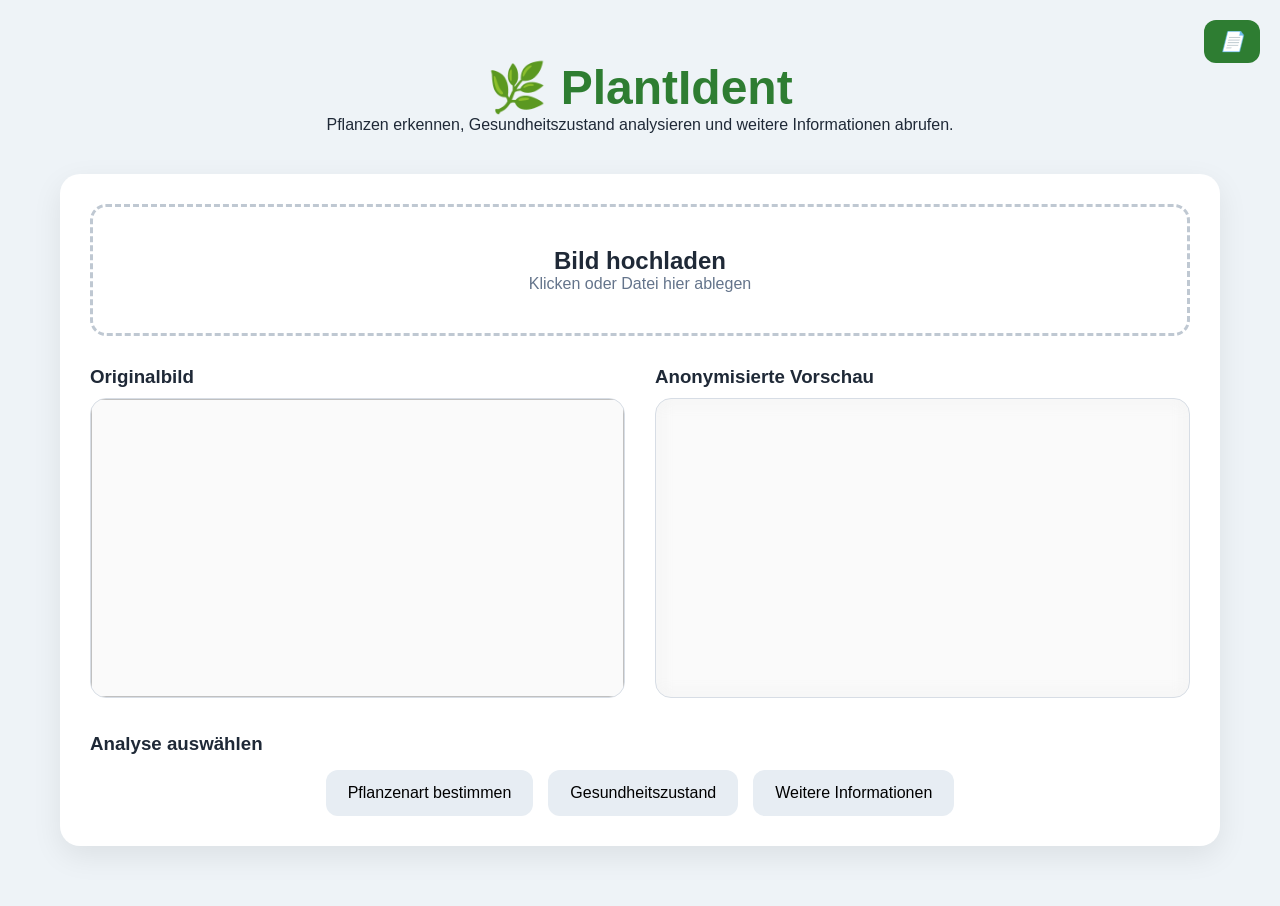
<file: app_container/public/index.html>
<!DOCTYPE html>
<html lang="de">
<head>
<meta charset="UTF-8">
<meta name="viewport" content="width=device-width, initial-scale=1.0">

<title>PlantIdent</title>

<style>
:root{
    --primary:#2E7D32;
    --primary-hover:#256428;
    --secondary:#f5f7fa;
    --border:#d7dde5;
    --text:#1f2937;
    --selected:#1565C0;
    --shadow:0 10px 30px rgba(0,0,0,.08);
}

*{
    margin:0;
    padding:0;
    box-sizing:border-box;
    font-family:Segoe UI, Arial, sans-serif;
}

body{
    background:#eef3f7;
    color:var(--text);
}

.container{
    max-width:1200px;
    margin:40px auto;
    padding:20px;
}

.header{
    text-align:center;
    margin-bottom:40px;
}

.header h1{
    font-size:3rem;
    color:var(--primary);
}

.card{
    background:white;
    border-radius:20px;
    box-shadow:var(--shadow);
    padding:30px;
}

.upload-zone{
    display:block;
    width:100%;
    border:3px dashed #bfc8d2;
    border-radius:16px;
    padding:40px;
    text-align:center;
    cursor:pointer;
    transition:.3s;
}

.upload-zone:hover,
.upload-zone.drag-active{
    border-color:var(--primary);
    background:#f8fbf8;
}

.upload-zone p{
    color:#64748b;
}

#fileInput{
    display:none;
}

.preview-wrapper{
    display:flex;
    gap:30px;
    margin-top:30px;
    flex-wrap:wrap;
}

.image-card{
    flex:1;
    min-width:280px;
}

.image-card h3{
    margin-bottom:10px;
}

.image-box{
    height:300px;
    border-radius:16px;
    overflow:hidden;
    border:1px solid var(--border);
    background:#fafafa;
}

.image-box img{
    width:100%;
    height:100%;
    object-fit:cover;
}

.blurred{
    filter:blur(8px);
}

.options{
    margin-top:35px;
}

.options h3{
    margin-bottom:15px;
}

.button-group{
    display:flex;
    gap:15px;
    flex-wrap:wrap;
    justify-content:center;
}

.option-btn{
    padding:14px 22px;
    border:none;
    border-radius:12px;
    background:#e7edf3;
    cursor:pointer;
    transition:.25s;
    font-size:1rem;
}

.option-btn:hover:not(:disabled){
    transform:translateY(-2px);
}

.option-btn.active{
    background:var(--selected);
    color:white;
}

.option-btn:disabled{
    cursor:not-allowed;
    opacity:.65;
}

.option-btn.loading{
    background:#cfd8e3;
}

.result{
    margin-top:30px;
    background:#f7fafc;
    border-left:5px solid var(--primary);
    padding:20px;
    border-radius:12px;
    display:none;
}

.result h3{
    margin-bottom:12px;
}

.result-list{
    list-style:none;
    display:grid;
    gap:10px;
    margin-top:12px;
}

.result-item{
    border:1px solid var(--border);
    border-radius:12px;
    padding:12px;
    background:white;
}

.result-meta{
    color:#64748b;
    font-size:.95rem;
    margin-top:4px;
}

.result pre{
    white-space:pre-wrap;
    overflow:auto;
    margin-top:12px;
}

.notice{
    margin-top:15px;
    color:#dc2626;
    font-weight:600;
}

.chat-panel{
    margin-top:30px;
    border:1px solid var(--border);
    border-radius:16px;
    background:#fbfdff;
    overflow:hidden;
    display:none;
}

.chat-panel.open{
    display:block;
}

.chat-header{
    padding:16px 18px;
    border-bottom:1px solid var(--border);
    display:flex;
    align-items:center;
    justify-content:space-between;
    gap:12px;
}

.chat-header h3{
    font-size:1.1rem;
}

.chat-close{
    width:34px;
    height:34px;
    border:none;
    border-radius:10px;
    background:#e7edf3;
    cursor:pointer;
    font-size:1.2rem;
}

.chat-messages{
    min-height:180px;
    max-height:320px;
    overflow-y:auto;
    padding:18px;
    display:flex;
    flex-direction:column;
    gap:12px;
}

.chat-message{
    max-width:78%;
    padding:12px 14px;
    border-radius:14px;
    line-height:1.45;
    white-space:pre-wrap;
}

.chat-message.user{
    align-self:flex-end;
    background:var(--selected);
    color:white;
}

.chat-message.bot{
    align-self:flex-start;
    background:white;
    border:1px solid var(--border);
}

.chat-message.error{
    border-color:#fecaca;
    background:#fff7f7;
    color:#991b1b;
}

.chat-form{
    border-top:1px solid var(--border);
    padding:14px;
    display:flex;
    gap:12px;
}

.chat-form textarea{
    flex:1;
    min-height:48px;
    max-height:140px;
    resize:vertical;
    border:1px solid var(--border);
    border-radius:12px;
    padding:12px;
}

.chat-form button{
    border:none;
    border-radius:12px;
    padding:0 22px;
    background:var(--primary);
    color:white;
    cursor:pointer;
    font-weight:600;
}

.chat-form button:disabled{
    cursor:not-allowed;
    opacity:.65;
}

@media(max-width:768px){
    .header h1{
        font-size:2rem;
    }

    .chat-form{
        flex-direction:column;
    }

    .chat-form button{
        min-height:44px;
    }
}

/* Documents Modal Styling */
.docs-btn {
    position: absolute;
    top: 20px;
    right: 20px;
    background: var(--primary);
    color: white;
    border: none;
    border-radius: 12px;
    padding: 10px 16px;
    cursor: pointer;
    font-size: 1.2rem;
    transition: 0.3s;
    font-weight: 600;
}

.docs-btn:hover {
    background: var(--primary-hover);
    transform: translateY(-2px);
}

.modal-overlay {
    display: none;
    position: fixed;
    top: 0;
    left: 0;
    right: 0;
    bottom: 0;
    background: rgba(0, 0, 0, 0.5);
    z-index: 1000;
    justify-content: center;
    align-items: center;
}

.modal-overlay.open {
    display: flex;
}

.modal-content {
    background: white;
    border-radius: 20px;
    box-shadow: 0 20px 60px rgba(0, 0, 0, 0.2);
    width: 90%;
    max-width: 600px;
    max-height: 80vh;
    display: flex;
    flex-direction: column;
    overflow: hidden;
}

.modal-header {
    padding: 20px 24px;
    border-bottom: 1px solid var(--border);
    display: flex;
    justify-content: space-between;
    align-items: center;
}

.modal-header h3 {
    margin: 0;
    font-size: 1.3rem;
    color: var(--text);
}

.modal-close {
    background: none;
    border: none;
    font-size: 2rem;
    cursor: pointer;
    color: #999;
    padding: 0;
    width: 32px;
    height: 32px;
    display: flex;
    align-items: center;
    justify-content: center;
}

.modal-close:hover {
    color: var(--text);
}

.modal-body {
    padding: 20px 24px;
    overflow-y: auto;
    flex: 1;
}

#documentsList {
    min-height: 100px;
}

.docs-table {
    width: 100%;
    border-collapse: collapse;
}

.docs-table thead th {
    background: var(--secondary);
    padding: 12px;
    text-align: left;
    font-weight: 600;
    border-bottom: 2px solid var(--border);
}

.docs-table tbody td {
    padding: 12px;
    border-bottom: 1px solid var(--border);
}

.docs-table tbody tr:hover {
    background: var(--secondary);
}

.docs-empty {
    text-align: center;
    padding: 40px 20px;
    color: #999;
}

.docs-count {
    font-weight: 600;
    margin-bottom: 16px;
    color: var(--primary);
}
</style>
</head>
<body>

<div class="container">

    <div class="header">
        <h1>🌿 PlantIdent</h1>
        <p>Pflanzen erkennen, Gesundheitszustand analysieren und weitere Informationen abrufen.</p>
        <button class="docs-btn" id="docsBtn" title="Hochgeladene RAG-Dokumente anzeigen">
            <i class="icon-docs">📄</i>
        </button>
    </div>

    <!-- Documents Modal -->
    <div id="documentsModal" class="modal-overlay" onclick="closeDocumentsModal(event)">
        <div class="modal-content" onclick="event.stopPropagation()">
            <div class="modal-header">
                <h3>RAG Dokumente</h3>
                <button class="modal-close" onclick="closeDocumentsModal()">×</button>
            </div>
            <div class="modal-body">
                <div id="documentsList">
                    <p>Lade Dokumente...</p>
                </div>
            </div>
        </div>
    </div>

    <div class="card">

        <label class="upload-zone" id="uploadZone" for="fileInput">
            <h2>Bild hochladen</h2>
            <p>Klicken oder Datei hier ablegen</p>
        </label>

        <input type="file" id="fileInput" accept="image/*">

        <div class="notice" id="notice"></div>

        <div class="preview-wrapper">

            <div class="image-card">
                <h3>Originalbild</h3>
                <div class="image-box">
                    <img id="originalPreview">
                </div>
            </div>

            <div class="image-card">
                <h3>Anonymisierte Vorschau</h3>
                <div class="image-box">
                    <img id="blurPreview" class="blurred">
                </div>
            </div>

        </div>

        <div class="options">

            <h3>Analyse auswählen</h3>

            <div class="button-group">

                <button class="option-btn" id="plantBtn" type="button">
                    Pflanzenart bestimmen
                </button>

                <button class="option-btn" id="healthBtn" type="button">
                    Gesundheitszustand
                </button>

                <button class="option-btn" id="infoBtn" type="button">
                    Weitere Informationen
                </button>

            </div>

        </div>

        <div class="result" id="result">
            Analyse wird an den Server gesendet...
        </div>

        <section class="chat-panel" id="chatPanel" aria-label="Weitere Informationen">
            <div class="chat-header">
                <h3>Weitere Informationen</h3>
                <button class="chat-close" id="closeChatBtn" type="button" aria-label="Chat schliessen">x</button>
            </div>

            <div class="chat-messages" id="chatMessages">
                <div class="chat-message bot">
                    Stelle eine Frage zu Pflanzen, Pflege, Krankheiten oder Sorten.
                </div>
            </div>

            <form class="chat-form" id="chatForm">
                <textarea id="chatInput" placeholder="Frage zu einer Pflanze eingeben..."></textarea>
                <button id="chatSendBtn" type="submit">Senden</button>
            </form>
        </section>

    </div>

</div>

<script>

const API_BASE_URL =
    window.location.protocol === "file:" ? "http://localhost:9000" : "";
const RAG_ENDPOINT = "/rag/query";

const fileInput = document.getElementById("fileInput");
const uploadZone = document.getElementById("uploadZone");
const originalPreview = document.getElementById("originalPreview");
const blurPreview = document.getElementById("blurPreview");
const result = document.getElementById("result");
const notice = document.getElementById("notice");
const plantBtn = document.getElementById("plantBtn");
const healthBtn = document.getElementById("healthBtn");
const infoBtn = document.getElementById("infoBtn");
const chatPanel = document.getElementById("chatPanel");
const closeChatBtn = document.getElementById("closeChatBtn");
const chatMessages = document.getElementById("chatMessages");
const chatForm = document.getElementById("chatForm");
const chatInput = document.getElementById("chatInput");
const chatSendBtn = document.getElementById("chatSendBtn");

let currentFile = null;
let originalObjectUrl = null;
let blurredBlob = null;
let blurredObjectUrl = null;
let blurPromise = null;
let lastPlantName = "";

function apiUrl(path){
    if(path.startsWith("http")){
        return path;
    }

    return API_BASE_URL + path;
}

function escapeHtml(value){
    return String(value ?? "")
        .replace(/&/g, "&amp;")
        .replace(/</g, "&lt;")
        .replace(/>/g, "&gt;")
        .replace(/"/g, "&quot;")
        .replace(/'/g, "&#039;");
}

function formatProbability(value){
    const number = Number(value);

    if(!Number.isFinite(number)){
        return "";
    }

    return `${Math.round(number * 100)}%`;
}

function setNotice(message, isError = false){
    notice.textContent = message;
    notice.style.color = isError ? "#dc2626" : "#256428";
}

function setResult(html){
    result.style.display = "block";
    result.innerHTML = html;
}

function setError(message){
    setResult(`
        <h3>Fehler</h3>
        <p>${escapeHtml(message)}</p>
    `);
}

function setLoading(button, isLoading, label){
    button.disabled = isLoading;
    button.classList.toggle("loading", isLoading);

    if(isLoading){
        button.dataset.originalLabel = button.textContent.trim();
        button.textContent = label;
    }else if(button.dataset.originalLabel){
        button.textContent = button.dataset.originalLabel;
        delete button.dataset.originalLabel;
    }
}

function setActiveButton(button){
    document.querySelectorAll(".option-btn")
        .forEach(btn => btn.classList.remove("active"));
    button.classList.add("active");
}

function resetAnalysisState(){
    document.querySelectorAll(".option-btn")
        .forEach(btn => btn.classList.remove("active"));
    result.style.display = "none";
    result.innerHTML = "";
}

function requireImage(){
    if(currentFile){
        return true;
    }

    setError("Bitte zuerst ein Bild hochladen.");
    return false;
}

async function readError(response){
    const text = await response.text();
    return text || `${response.status} ${response.statusText}`;
}

async function blurCurrentImage(){
    if(!currentFile){
        throw new Error("Kein Bild ausgewaehlt.");
    }

    if(blurredBlob){
        return blurredBlob;
    }

    if(blurPromise){
        return blurPromise;
    }

    const formData = new FormData();
    formData.append("file", currentFile, currentFile.name || "upload.jpg");

    blurPromise = fetch(apiUrl("/blur"), {
        method:"POST",
        body:formData
    })
    .then(async response => {
        if(!response.ok){
            throw new Error(`Blur-Service Fehler: ${await readError(response)}`);
        }

        blurredBlob = await response.blob();

        if(blurredObjectUrl){
            URL.revokeObjectURL(blurredObjectUrl);
        }
        blurredObjectUrl = URL.createObjectURL(blurredBlob);
        blurPreview.src = blurredObjectUrl;
        blurPreview.classList.remove("blurred");
        setNotice("Bild wurde anonymisiert und ist bereit fuer die Analyse.");

        return blurredBlob;
    })
    .finally(() => {
        blurPromise = null;
    });

    return blurPromise;
}

async function uploadForAnalysis(endpoint){
    const imageBlob = await blurCurrentImage();
    const formData = new FormData();
    formData.append("file", imageBlob, currentFile.name || "upload.jpg");

    const response = await fetch(apiUrl(endpoint), {
        method:"POST",
        body:formData
    });

    if(!response.ok){
        throw new Error(await readError(response));
    }

    return response.json();
}

function getPlantSuggestions(data){
    return data?.response?.result?.classification?.suggestions
        || data?.result?.classification?.suggestions
        || data?.classification?.suggestions
        || [];
}

function renderPlantResult(data){
    if(typeof data?.response === "string"){
        setResult(`
            <h3>Pflanzenart</h3>
            <p>${escapeHtml(data.response)}</p>
        `);
        return;
    }

    const suggestions = getPlantSuggestions(data);

    if(!suggestions.length){
        setResult(`
            <h3>Pflanzenart</h3>
            <p>Das Backend hat keine Pflanzenvorschlaege zurueckgegeben.</p>
            <pre>${escapeHtml(JSON.stringify(data, null, 2))}</pre>
        `);
        return;
    }

    const topPlant = suggestions[0];
    lastPlantName = topPlant?.name || "";

    const items = suggestions.slice(0, 5).map(plant => {
        const name = escapeHtml(plant?.name || "Unbekannte Pflanze");
        const probability = formatProbability(plant?.probability);
        const commonNames = plant?.details?.common_names;
        const commonText = Array.isArray(commonNames) && commonNames.length
            ? `<div class="result-meta">Weitere Namen: ${escapeHtml(commonNames.join(", "))}</div>`
            : "";

        return `
            <li class="result-item">
                <strong>${name}</strong>
                ${probability ? `<div class="result-meta">Wahrscheinlichkeit: ${probability}</div>` : ""}
                ${commonText}
            </li>
        `;
    }).join("");

    setResult(`
        <h3>Pflanzenart</h3>
        <p>Wahrscheinlichste Bestimmung: <strong>${escapeHtml(lastPlantName)}</strong></p>
        <ul class="result-list">${items}</ul>
    `);

    if(lastPlantName){
        chatMessages.innerHTML = `
            <div class="chat-message bot">
                ${escapeHtml(lastPlantName)} wurde identifiziert. Stelle eine Frage zu dieser Pflanze.
            </div>
        `;
    }
}

function getHealthData(data){
    const responseResult = data?.response?.result || data?.result || data;
    return {
        isHealthy: responseResult?.is_healthy || responseResult?.health_assessment?.is_healthy,
        diseases: responseResult?.disease?.suggestions
            || responseResult?.health_assessment?.diseases
            || responseResult?.diseases
            || []
    };
}

function renderHealthResult(data){
    if(typeof data?.response === "string"){
        setResult(`
            <h3>Gesundheitszustand</h3>
            <p>${escapeHtml(data.response)}</p>
        `);
        return;
    }

    const health = getHealthData(data);
    const binary = health.isHealthy?.binary;
    const probability = formatProbability(health.isHealthy?.probability);
    const statusText = binary === true
        ? "Die Pflanze wirkt gesund."
        : binary === false
            ? "Es wurden moegliche Gesundheitsprobleme erkannt."
            : "Der Gesundheitsstatus konnte nicht eindeutig bestimmt werden.";

    const diseaseItems = health.diseases.slice(0, 5).map(item => {
        const name = escapeHtml(item?.name || item?.classification || "Unbekannter Hinweis");
        const itemProbability = formatProbability(item?.probability);
        const description = item?.details?.description
            || item?.description
            || "";

        return `
            <li class="result-item">
                <strong>${name}</strong>
                ${itemProbability ? `<div class="result-meta">Wahrscheinlichkeit: ${itemProbability}</div>` : ""}
                ${description ? `<div class="result-meta">${escapeHtml(description)}</div>` : ""}
            </li>
        `;
    }).join("");

    setResult(`
        <h3>Gesundheitszustand</h3>
        <p><strong>${escapeHtml(statusText)}</strong></p>
        ${probability ? `<p class="result-meta">Sicherheit der Einschaetzung: ${probability}</p>` : ""}
        ${diseaseItems ? `<ul class="result-list">${diseaseItems}</ul>` : "<p class=\"result-meta\">Keine konkreten Krankheiten oder Schaeden gemeldet.</p>"}
    `);
}

async function handleFile(file){
    if(!file || !file.type.startsWith("image/")){
        setError("Bitte eine Bilddatei auswaehlen.");
        return;
    }

    currentFile = file;
    blurredBlob = null;
    lastPlantName = "";
    resetAnalysisState();

    if(originalObjectUrl){
        URL.revokeObjectURL(originalObjectUrl);
    }
    if(blurredObjectUrl){
        URL.revokeObjectURL(blurredObjectUrl);
        blurredObjectUrl = null;
    }

    originalObjectUrl = URL.createObjectURL(file);
    originalPreview.src = originalObjectUrl;
    blurPreview.src = originalObjectUrl;
    blurPreview.classList.add("blurred");

    setNotice("Bild wird ueber das Backend anonymisiert...");

    try{
        await blurCurrentImage();
    }catch(error){
        setNotice(error.message, true);
    }
}

fileInput.addEventListener("change", function(){
    handleFile(this.files[0]);
});

["dragenter", "dragover", "dragleave", "drop"].forEach(eventName => {
    uploadZone.addEventListener(eventName, event => {
        event.preventDefault();
        event.stopPropagation();
    });
});

["dragenter", "dragover"].forEach(eventName => {
    uploadZone.addEventListener(eventName, () => {
        uploadZone.classList.add("drag-active");
    });
});

["dragleave", "drop"].forEach(eventName => {
    uploadZone.addEventListener(eventName, () => {
        uploadZone.classList.remove("drag-active");
    });
});

uploadZone.addEventListener("drop", event => {
    handleFile(event.dataTransfer.files[0]);
});

plantBtn.addEventListener("click", async () => {
    setActiveButton(plantBtn);
    if(!requireImage()) return;

    lastPlantName = "";
    chatPanel.classList.remove("open");
    setLoading(plantBtn, true, "Bestimme...");
    setResult("<h3>Pflanzenart</h3><p>Analyse laeuft...</p>");

    try{
        const data = await uploadForAnalysis("/ident/plant_classification");
        renderPlantResult(data);
    }catch(error){
        setError(`Pflanzenbestimmung fehlgeschlagen: ${error.message}`);
    }finally{
        setLoading(plantBtn, false);
    }
});

healthBtn.addEventListener("click", async () => {
    setActiveButton(healthBtn);
    if(!requireImage()) return;

    setLoading(healthBtn, true, "Pruefe...");
    setResult("<h3>Gesundheitszustand</h3><p>Analyse laeuft...</p>");

    try{
        const data = await uploadForAnalysis("/ident/plant_health");
        renderHealthResult(data);
    }catch(error){
        setError(`Gesundheitsanalyse fehlgeschlagen: ${error.message}`);
    }finally{
        setLoading(healthBtn, false);
    }
});

infoBtn.addEventListener("click", () => {
    setActiveButton(infoBtn);
    chatPanel.classList.add("open");
    chatInput.focus();
});

closeChatBtn.addEventListener("click", () => {
    chatPanel.classList.remove("open");
    infoBtn.classList.remove("active");
});

function addChatMessage(text, type = "bot"){
    const message = document.createElement("div");
    message.className = `chat-message ${type}`;
    message.textContent = text;
    chatMessages.appendChild(message);
    chatMessages.scrollTop = chatMessages.scrollHeight;
    return message;
}

function formatSource(source){
    if(typeof source === "string"){
        return source;
    }

    if(source?.Dokument || source?.Seite){
        return `${source?.Dokument || "Quelle"}${source?.Seite ? `, Seite ${source.Seite}` : ""}`;
    }

    return source?.title || source?.name || source?.url || JSON.stringify(source);
}

function formatRagAnswer(data){
    const answer = data?.answer
        || data?.response
        || data?.result?.answer
        || data?.message
        || "Das Backend hat keine Antwort zurueckgegeben.";
    const sources = data?.sources
        || data?.references
        || data?.result?.sources
        || data?.result?.references
        || [];

    if(!Array.isArray(sources) || sources.length === 0){
        return String(answer);
    }

    const sourceText = sources
        .map(formatSource)
        .filter(Boolean)
        .join("\n- ");

    return `${answer}\n\nQuellen:\n- ${sourceText}`;
}

async function sendRagQuery(question){
    const query = lastPlantName
        ? `Pflanze: ${lastPlantName}\nFrage: ${question}`
        : question;

    const response = await fetch(apiUrl(RAG_ENDPOINT), {
        method:"POST",
        headers:{
            "Content-Type":"application/json"
        },
        body:JSON.stringify(query)
    });

    if(!response.ok){
        throw new Error(await readError(response));
    }

    return response.json();
}

chatForm.addEventListener("submit", async event => {
    event.preventDefault();

    const question = chatInput.value.trim();
    if(!question){
        return;
    }

    addChatMessage(question, "user");
    chatInput.value = "";
    chatSendBtn.disabled = true;
    const pendingMessage = addChatMessage("Antwort wird vom Backend geladen...", "bot");

    try{
        const data = await sendRagQuery(question);
        pendingMessage.textContent = formatRagAnswer(data);
    }catch(error){
        pendingMessage.classList.add("error");
        pendingMessage.textContent = error.message;
    }finally{
        chatSendBtn.disabled = false;
        chatInput.focus();
    }
});

chatInput.addEventListener("keydown", event => {
    if(event.key === "Enter" && !event.shiftKey){
        event.preventDefault();
        chatForm.requestSubmit();
    }
});

// ======================== Documents Management ===========================
const docsBtn = document.getElementById("docsBtn");
const documentsModal = document.getElementById("documentsModal");
const documentsList = document.getElementById("documentsList");

docsBtn.addEventListener("click", () => {
    openDocumentsModal();
});

async function loadDocuments() {
    documentsList.innerHTML = "<p>Lade Dokumente...</p>";
    
    try {
        const response = await fetch("/rag/documents");
        
        if (!response.ok) {
            throw new Error("Fehler beim Laden der Dokumente");
        }
        
        const data = await response.json();
        const documents = data.documents || [];
        const totalDocuments = data.total_documents || 0;
        
        if (documents.length === 0) {
            documentsList.innerHTML = `
                <div class="docs-empty">
                    <p>Keine Dokumente hochgeladen</p>
                </div>
            `;
            return;
        }
        
        // Create document list
        const tableRows = documents.map((doc) => `
            <tr>
                <td>📄 ${escapeHtml(doc.name)}</td>
                <td>${doc.size} ${doc.size_unit}</td>
            </tr>
        `).join("");
        
        const docHTML = `
            <div class="docs-count">
                📊 ${totalDocuments} Dokument(e) verfügbar
            </div>
            <table class="docs-table">
                <thead>
                    <tr>
                        <th>Dateiname</th>
                        <th>Größe</th>
                    </tr>
                </thead>
                <tbody>
                    ${tableRows}
                </tbody>
            </table>
        `;
        
        documentsList.innerHTML = docHTML;
    } catch (error) {
        console.error("Fehler beim Laden der Dokumente:", error);
        documentsList.innerHTML = `
            <div style="color: #dc2626; padding: 20px; text-align: center;">
                <strong>Fehler beim Laden der Dokumente</strong><br>
                ${escapeHtml(error.message)}
            </div>
        `;
    }
}

function openDocumentsModal() {
    documentsModal.classList.add("open");
    loadDocuments();
}

function closeDocumentsModal(event) {
    if (event && event.target !== documentsModal) return;
    documentsModal.classList.remove("open");
}

// Close modal when pressing Escape
document.addEventListener("keydown", (e) => {
    if (e.key === "Escape") {
        closeDocumentsModal();
    }
});
</script>

</body>
</html>
</file>
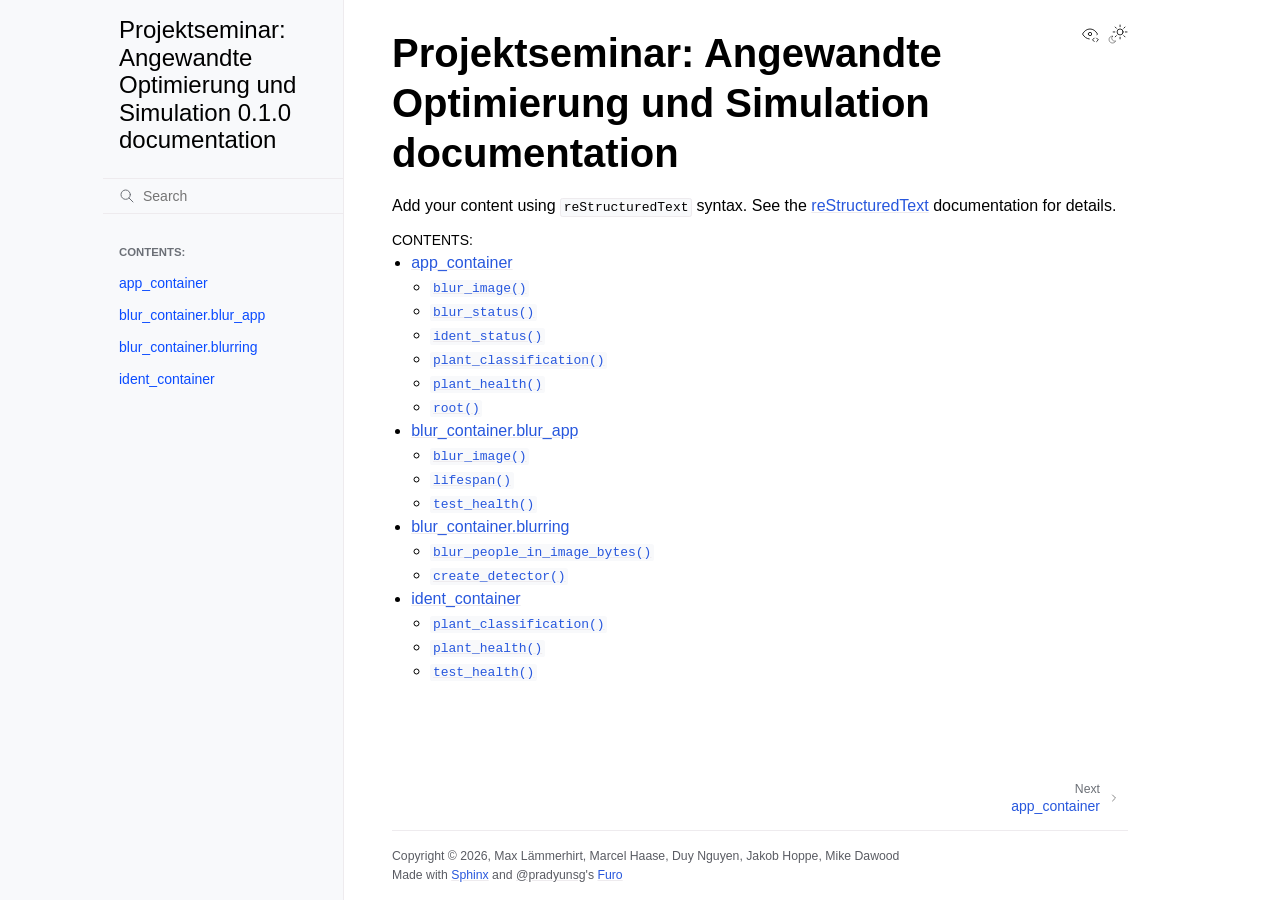
<file: docs/_build/html/index.html>
<!doctype html>
<html class="no-js" lang="en" data-content_root="./">
  <head><meta charset="utf-8">
    <meta name="viewport" content="width=device-width,initial-scale=1">
    <meta name="color-scheme" content="light dark"><meta name="viewport" content="width=device-width, initial-scale=1" />
<link rel="index" title="Index" href="genindex.html"><link rel="search" title="Search" href="search.html"><link rel="next" title="app_container" href="app_container/main.html">

    <!-- Generated with Sphinx 9.1.0 and Furo 2025.12.19 -->
        <title>Projektseminar: Angewandte Optimierung und Simulation 0.1.0 documentation</title>
      <link rel="stylesheet" type="text/css" href="_static/pygments.css?v=d111a655" />
    <link rel="stylesheet" type="text/css" href="_static/styles/furo.css?v=7bdb33bb" />
    <link rel="stylesheet" type="text/css" href="_static/copybutton.css?v=76b2166b" />
    <link rel="stylesheet" type="text/css" href="_static/styles/furo-extensions.css?v=8dab3a3b" />
    
    


<style>
  body {
    --color-code-background: #f2f2f2;
  --color-code-foreground: #1e1e1e;
  
  }
  @media not print {
    body[data-theme="dark"] {
      --color-code-background: #202020;
  --color-code-foreground: #d0d0d0;
  
    }
    @media (prefers-color-scheme: dark) {
      body:not([data-theme="light"]) {
        --color-code-background: #202020;
  --color-code-foreground: #d0d0d0;
  
      }
    }
  }
</style></head>
  <body>
    
    <script>
      document.body.dataset.theme = localStorage.getItem("theme") || "auto";
    </script>
    

<svg xmlns="http://www.w3.org/2000/svg" style="display: none;">
  <symbol id="svg-toc" viewBox="0 0 24 24">
    <title>Contents</title>
    <svg stroke="currentColor" fill="currentColor" stroke-width="0" viewBox="0 0 1024 1024">
      <path d="M408 442h480c4.4 0 8-3.6 8-8v-56c0-4.4-3.6-8-8-8H408c-4.4 0-8 3.6-8 8v56c0 4.4 3.6 8 8 8zm-8 204c0 4.4 3.6 8 8 8h480c4.4 0 8-3.6 8-8v-56c0-4.4-3.6-8-8-8H408c-4.4 0-8 3.6-8 8v56zm504-486H120c-4.4 0-8 3.6-8 8v56c0 4.4 3.6 8 8 8h784c4.4 0 8-3.6 8-8v-56c0-4.4-3.6-8-8-8zm0 632H120c-4.4 0-8 3.6-8 8v56c0 4.4 3.6 8 8 8h784c4.4 0 8-3.6 8-8v-56c0-4.4-3.6-8-8-8zM115.4 518.9L271.7 642c5.8 4.6 14.4.5 14.4-6.9V388.9c0-7.4-8.5-11.5-14.4-6.9L115.4 505.1a8.74 8.74 0 0 0 0 13.8z"/>
    </svg>
  </symbol>
  <symbol id="svg-menu" viewBox="0 0 24 24">
    <title>Menu</title>
    <svg xmlns="http://www.w3.org/2000/svg" viewBox="0 0 24 24" fill="none" stroke="currentColor"
      stroke-width="2" stroke-linecap="round" stroke-linejoin="round" class="feather-menu">
      <line x1="3" y1="12" x2="21" y2="12"></line>
      <line x1="3" y1="6" x2="21" y2="6"></line>
      <line x1="3" y1="18" x2="21" y2="18"></line>
    </svg>
  </symbol>
  <symbol id="svg-arrow-right" viewBox="0 0 24 24">
    <title>Expand</title>
    <svg xmlns="http://www.w3.org/2000/svg" viewBox="0 0 24 24" fill="none" stroke="currentColor"
      stroke-width="2" stroke-linecap="round" stroke-linejoin="round" class="feather-chevron-right">
      <polyline points="9 18 15 12 9 6"></polyline>
    </svg>
  </symbol>
  <symbol id="svg-sun" viewBox="0 0 24 24">
    <title>Light mode</title>
    <svg xmlns="http://www.w3.org/2000/svg" viewBox="0 0 24 24" fill="none" stroke="currentColor"
      stroke-width="1" stroke-linecap="round" stroke-linejoin="round" class="feather-sun">
      <circle cx="12" cy="12" r="5"></circle>
      <line x1="12" y1="1" x2="12" y2="3"></line>
      <line x1="12" y1="21" x2="12" y2="23"></line>
      <line x1="4.22" y1="4.22" x2="5.64" y2="5.64"></line>
      <line x1="18.36" y1="18.36" x2="19.78" y2="19.78"></line>
      <line x1="1" y1="12" x2="3" y2="12"></line>
      <line x1="21" y1="12" x2="23" y2="12"></line>
      <line x1="4.22" y1="19.78" x2="5.64" y2="18.36"></line>
      <line x1="18.36" y1="5.64" x2="19.78" y2="4.22"></line>
    </svg>
  </symbol>
  <symbol id="svg-moon" viewBox="0 0 24 24">
    <title>Dark mode</title>
    <svg xmlns="http://www.w3.org/2000/svg" viewBox="0 0 24 24" fill="none" stroke="currentColor"
      stroke-width="1" stroke-linecap="round" stroke-linejoin="round" class="icon-tabler-moon">
      <path stroke="none" d="M0 0h24v24H0z" fill="none" />
      <path d="M12 3c.132 0 .263 0 .393 0a7.5 7.5 0 0 0 7.92 12.446a9 9 0 1 1 -8.313 -12.454z" />
    </svg>
  </symbol>
  <symbol id="svg-sun-with-moon" viewBox="0 0 24 24">
    <title>Auto light/dark, in light mode</title>
    <svg xmlns="http://www.w3.org/2000/svg" viewBox="0 0 24 24" fill="none" stroke="currentColor"
      stroke-width="1" stroke-linecap="round" stroke-linejoin="round"
      class="icon-custom-derived-from-feather-sun-and-tabler-moon">
      <path style="opacity: 50%" d="M 5.411 14.504 C 5.471 14.504 5.532 14.504 5.591 14.504 C 3.639 16.319 4.383 19.569 6.931 20.352 C 7.693 20.586 8.512 20.551 9.25 20.252 C 8.023 23.207 4.056 23.725 2.11 21.184 C 0.166 18.642 1.702 14.949 4.874 14.536 C 5.051 14.512 5.231 14.5 5.411 14.5 L 5.411 14.504 Z"/>
      <line x1="14.5" y1="3.25" x2="14.5" y2="1.25"/>
      <line x1="14.5" y1="15.85" x2="14.5" y2="17.85"/>
      <line x1="10.044" y1="5.094" x2="8.63" y2="3.68"/>
      <line x1="19" y1="14.05" x2="20.414" y2="15.464"/>
      <line x1="8.2" y1="9.55" x2="6.2" y2="9.55"/>
      <line x1="20.8" y1="9.55" x2="22.8" y2="9.55"/>
      <line x1="10.044" y1="14.006" x2="8.63" y2="15.42"/>
      <line x1="19" y1="5.05" x2="20.414" y2="3.636"/>
      <circle cx="14.5" cy="9.55" r="3.6"/>
    </svg>
  </symbol>
  <symbol id="svg-moon-with-sun" viewBox="0 0 24 24">
    <title>Auto light/dark, in dark mode</title>
    <svg xmlns="http://www.w3.org/2000/svg" viewBox="0 0 24 24" fill="none" stroke="currentColor"
      stroke-width="1" stroke-linecap="round" stroke-linejoin="round"
      class="icon-custom-derived-from-feather-sun-and-tabler-moon">
      <path d="M 8.282 7.007 C 8.385 7.007 8.494 7.007 8.595 7.007 C 5.18 10.184 6.481 15.869 10.942 17.24 C 12.275 17.648 13.706 17.589 15 17.066 C 12.851 22.236 5.91 23.143 2.505 18.696 C -0.897 14.249 1.791 7.786 7.342 7.063 C 7.652 7.021 7.965 7 8.282 7 L 8.282 7.007 Z"/>
      <line style="opacity: 50%" x1="18" y1="3.705" x2="18" y2="2.5"/>
      <line style="opacity: 50%" x1="18" y1="11.295" x2="18" y2="12.5"/>
      <line style="opacity: 50%" x1="15.316" y1="4.816" x2="14.464" y2="3.964"/>
      <line style="opacity: 50%" x1="20.711" y1="10.212" x2="21.563" y2="11.063"/>
      <line style="opacity: 50%" x1="14.205" y1="7.5" x2="13.001" y2="7.5"/>
      <line style="opacity: 50%" x1="21.795" y1="7.5" x2="23" y2="7.5"/>
      <line style="opacity: 50%" x1="15.316" y1="10.184" x2="14.464" y2="11.036"/>
      <line style="opacity: 50%" x1="20.711" y1="4.789" x2="21.563" y2="3.937"/>
      <circle style="opacity: 50%" cx="18" cy="7.5" r="2.169"/>
    </svg>
  </symbol>
  <symbol id="svg-pencil" viewBox="0 0 24 24">
    <svg xmlns="http://www.w3.org/2000/svg" viewBox="0 0 24 24" fill="none" stroke="currentColor"
      stroke-width="1" stroke-linecap="round" stroke-linejoin="round" class="icon-tabler-pencil-code">
      <path d="M4 20h4l10.5 -10.5a2.828 2.828 0 1 0 -4 -4l-10.5 10.5v4" />
      <path d="M13.5 6.5l4 4" />
      <path d="M20 21l2 -2l-2 -2" />
      <path d="M17 17l-2 2l2 2" />
    </svg>
  </symbol>
  <symbol id="svg-eye" viewBox="0 0 24 24">
    <svg xmlns="http://www.w3.org/2000/svg" viewBox="0 0 24 24" fill="none" stroke="currentColor"
      stroke-width="1" stroke-linecap="round" stroke-linejoin="round" class="icon-tabler-eye-code">
      <path stroke="none" d="M0 0h24v24H0z" fill="none" />
      <path d="M10 12a2 2 0 1 0 4 0a2 2 0 0 0 -4 0" />
      <path
        d="M11.11 17.958c-3.209 -.307 -5.91 -2.293 -8.11 -5.958c2.4 -4 5.4 -6 9 -6c3.6 0 6.6 2 9 6c-.21 .352 -.427 .688 -.647 1.008" />
      <path d="M20 21l2 -2l-2 -2" />
      <path d="M17 17l-2 2l2 2" />
    </svg>
  </symbol>
</svg>

<input type="checkbox" class="sidebar-toggle" name="__navigation" id="__navigation" aria-label="Toggle site navigation sidebar">
<input type="checkbox" class="sidebar-toggle" name="__toc" id="__toc" aria-label="Toggle table of contents sidebar">
<label class="overlay sidebar-overlay" for="__navigation"></label>
<label class="overlay toc-overlay" for="__toc"></label>

<a class="skip-to-content muted-link" href="#furo-main-content">Skip to content</a>



<div class="page">
  <header class="mobile-header">
    <div class="header-left">
      <label class="nav-overlay-icon" for="__navigation">
        <span class="icon"><svg><use href="#svg-menu"></use></svg></span>
      </label>
    </div>
    <div class="header-center">
      <a href="#"><div class="brand">Projektseminar: Angewandte Optimierung und Simulation 0.1.0 documentation</div></a>
    </div>
    <div class="header-right">
      <div class="theme-toggle-container theme-toggle-header">
        <button class="theme-toggle" aria-label="Toggle Light / Dark / Auto color theme">
          <svg class="theme-icon-when-auto-light"><use href="#svg-sun-with-moon"></use></svg>
          <svg class="theme-icon-when-auto-dark"><use href="#svg-moon-with-sun"></use></svg>
          <svg class="theme-icon-when-dark"><use href="#svg-moon"></use></svg>
          <svg class="theme-icon-when-light"><use href="#svg-sun"></use></svg>
        </button>
      </div>
      <label class="toc-overlay-icon toc-header-icon no-toc" for="__toc">
        <span class="icon"><svg><use href="#svg-toc"></use></svg></span>
      </label>
    </div>
  </header>
  <aside class="sidebar-drawer">
    <div class="sidebar-container">
      
      <div class="sidebar-sticky"><a class="sidebar-brand" href="#">
  
  <span class="sidebar-brand-text">Projektseminar: Angewandte Optimierung und Simulation 0.1.0 documentation</span>
  
</a><form class="sidebar-search-container" method="get" action="search.html" role="search">
  <input class="sidebar-search" placeholder="Search" name="q" aria-label="Search">
  <input type="hidden" name="check_keywords" value="yes">
  <input type="hidden" name="area" value="default">
</form>
<div id="searchbox"></div><div class="sidebar-scroll"><div class="sidebar-tree">
  <p class="caption" role="heading"><span class="caption-text">Contents:</span></p>
<ul>
<li class="toctree-l1"><a class="reference internal" href="app_container/main.html">app_container</a></li>
<li class="toctree-l1"><a class="reference internal" href="blur_container/blur_app.html">blur_container.blur_app</a></li>
<li class="toctree-l1"><a class="reference internal" href="blur_container/blurring.html">blur_container.blurring</a></li>
<li class="toctree-l1"><a class="reference internal" href="ident_container/plantID.html">ident_container</a></li>
</ul>

</div>
</div>

      </div>
      
    </div>
  </aside>
  <div class="main">
    <div class="content">
      <div class="article-container">
        <a href="#" class="back-to-top muted-link">
          <svg xmlns="http://www.w3.org/2000/svg" viewBox="0 0 24 24">
            <path d="M13 20h-2V8l-5.5 5.5-1.42-1.42L12 4.16l7.92 7.92-1.42 1.42L13 8v12z"></path>
          </svg>
          <span>Back to top</span>
        </a>
        <div class="content-icon-container">
          <div class="view-this-page">
  <a class="muted-link" href="_sources/index.rst.txt" title="View this page">
    <svg><use href="#svg-eye"></use></svg>
    <span class="visually-hidden">View this page</span>
  </a>
</div>
<div class="theme-toggle-container theme-toggle-content">
            <button class="theme-toggle" aria-label="Toggle Light / Dark / Auto color theme">
              <svg class="theme-icon-when-auto-light"><use href="#svg-sun-with-moon"></use></svg>
              <svg class="theme-icon-when-auto-dark"><use href="#svg-moon-with-sun"></use></svg>
              <svg class="theme-icon-when-dark"><use href="#svg-moon"></use></svg>
              <svg class="theme-icon-when-light"><use href="#svg-sun"></use></svg>
            </button>
          </div>
          <label class="toc-overlay-icon toc-content-icon no-toc" for="__toc">
            <span class="icon"><svg><use href="#svg-toc"></use></svg></span>
          </label>
        </div>
        <article role="main" id="furo-main-content">
          <section id="projektseminar-angewandte-optimierung-und-simulation-documentation">
<h1>Projektseminar: Angewandte Optimierung und Simulation documentation<a class="headerlink" href="#projektseminar-angewandte-optimierung-und-simulation-documentation" title="Link to this heading">¶</a></h1>
<p>Add your content using <code class="docutils literal notranslate"><span class="pre">reStructuredText</span></code> syntax. See the
<a class="reference external" href="https://www.sphinx-doc.org/en/master/usage/restructuredtext/index.html">reStructuredText</a>
documentation for details.</p>
<div class="toctree-wrapper compound">
<p class="caption" role="heading"><span class="caption-text">Contents:</span></p>
<ul>
<li class="toctree-l1"><a class="reference internal" href="app_container/main.html">app_container</a><ul>
<li class="toctree-l2"><a class="reference internal" href="app_container/main.html#app_container.main.blur_image"><code class="docutils literal notranslate"><span class="pre">blur_image()</span></code></a></li>
<li class="toctree-l2"><a class="reference internal" href="app_container/main.html#app_container.main.blur_status"><code class="docutils literal notranslate"><span class="pre">blur_status()</span></code></a></li>
<li class="toctree-l2"><a class="reference internal" href="app_container/main.html#app_container.main.ident_status"><code class="docutils literal notranslate"><span class="pre">ident_status()</span></code></a></li>
<li class="toctree-l2"><a class="reference internal" href="app_container/main.html#app_container.main.plant_classification"><code class="docutils literal notranslate"><span class="pre">plant_classification()</span></code></a></li>
<li class="toctree-l2"><a class="reference internal" href="app_container/main.html#app_container.main.plant_health"><code class="docutils literal notranslate"><span class="pre">plant_health()</span></code></a></li>
<li class="toctree-l2"><a class="reference internal" href="app_container/main.html#app_container.main.root"><code class="docutils literal notranslate"><span class="pre">root()</span></code></a></li>
</ul>
</li>
<li class="toctree-l1"><a class="reference internal" href="blur_container/blur_app.html">blur_container.blur_app</a><ul>
<li class="toctree-l2"><a class="reference internal" href="blur_container/blur_app.html#blur_container.blur_app.blur_image"><code class="docutils literal notranslate"><span class="pre">blur_image()</span></code></a></li>
<li class="toctree-l2"><a class="reference internal" href="blur_container/blur_app.html#blur_container.blur_app.lifespan"><code class="docutils literal notranslate"><span class="pre">lifespan()</span></code></a></li>
<li class="toctree-l2"><a class="reference internal" href="blur_container/blur_app.html#blur_container.blur_app.test_health"><code class="docutils literal notranslate"><span class="pre">test_health()</span></code></a></li>
</ul>
</li>
<li class="toctree-l1"><a class="reference internal" href="blur_container/blurring.html">blur_container.blurring</a><ul>
<li class="toctree-l2"><a class="reference internal" href="blur_container/blurring.html#blur_container.blurring.blur_people_in_image_bytes"><code class="docutils literal notranslate"><span class="pre">blur_people_in_image_bytes()</span></code></a></li>
<li class="toctree-l2"><a class="reference internal" href="blur_container/blurring.html#blur_container.blurring.create_detector"><code class="docutils literal notranslate"><span class="pre">create_detector()</span></code></a></li>
</ul>
</li>
<li class="toctree-l1"><a class="reference internal" href="ident_container/plantID.html">ident_container</a><ul>
<li class="toctree-l2"><a class="reference internal" href="ident_container/plantID.html#ident_container.plantID.plant_classification"><code class="docutils literal notranslate"><span class="pre">plant_classification()</span></code></a></li>
<li class="toctree-l2"><a class="reference internal" href="ident_container/plantID.html#ident_container.plantID.plant_health"><code class="docutils literal notranslate"><span class="pre">plant_health()</span></code></a></li>
<li class="toctree-l2"><a class="reference internal" href="ident_container/plantID.html#ident_container.plantID.test_health"><code class="docutils literal notranslate"><span class="pre">test_health()</span></code></a></li>
</ul>
</li>
</ul>
</div>
</section>

        </article>
      </div>
      <footer>
        
        <div class="related-pages">
          <a class="next-page" href="app_container/main.html">
              <div class="page-info">
                <div class="context">
                  <span>Next</span>
                </div>
                <div class="title">app_container</div>
              </div>
              <svg class="furo-related-icon"><use href="#svg-arrow-right"></use></svg>
            </a>
          
        </div>
        <div class="bottom-of-page">
          <div class="left-details">
            <div class="copyright">
                Copyright &#169; 2026, Max Lämmerhirt, Marcel Haase, Duy Nguyen, Jakob Hoppe, Mike Dawood
            </div>
            Made with <a href="https://www.sphinx-doc.org/">Sphinx</a> and <a class="muted-link" href="https://pradyunsg.me">@pradyunsg</a>'s
            
            <a href="https://github.com/pradyunsg/furo">Furo</a>
            
          </div>
          <div class="right-details">
            
          </div>
        </div>
        
      </footer>
    </div>
    <aside class="toc-drawer no-toc">
      
      
      
    </aside>
  </div>
</div><script src="_static/documentation_options.js?v=01f34227"></script>
    <script src="_static/doctools.js?v=fd6eb6e6"></script>
    <script src="_static/sphinx_highlight.js?v=6ffebe34"></script>
    <script src="_static/scripts/furo.js?v=46bd48cc"></script>
    <script src="_static/clipboard.min.js?v=a7894cd8"></script>
    <script src="_static/copybutton.js?v=f281be69"></script>
    </body>
</html>
</file>
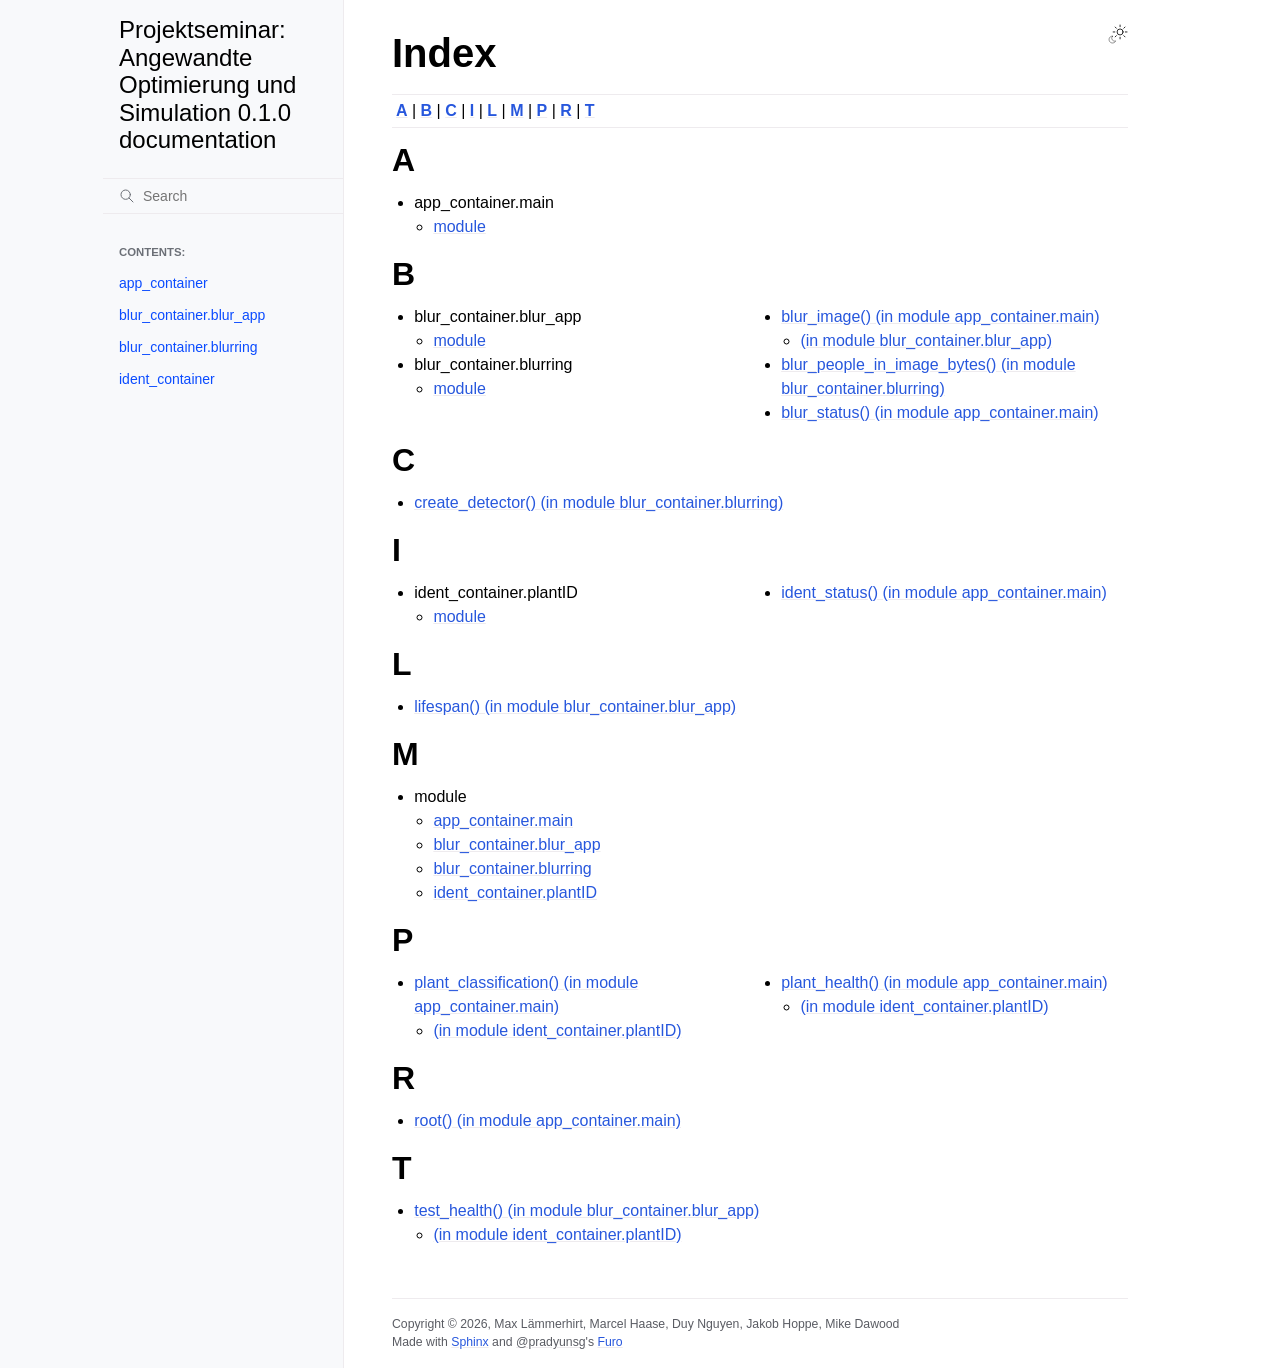
<file: docs/_build/html/genindex.html>
<!doctype html>
<html class="no-js" lang="en" data-content_root="./">
  <head><meta charset="utf-8">
    <meta name="viewport" content="width=device-width,initial-scale=1">
    <meta name="color-scheme" content="light dark"><link rel="index" title="Index" href="#"><link rel="search" title="Search" href="search.html">

    <!-- Generated with Sphinx 9.1.0 and Furo 2025.12.19 --><title>Index - Projektseminar: Angewandte Optimierung und Simulation 0.1.0 documentation</title>
<link rel="stylesheet" type="text/css" href="_static/pygments.css?v=d111a655" />
    <link rel="stylesheet" type="text/css" href="_static/styles/furo.css?v=7bdb33bb" />
    <link rel="stylesheet" type="text/css" href="_static/copybutton.css?v=76b2166b" />
    <link rel="stylesheet" type="text/css" href="_static/styles/furo-extensions.css?v=8dab3a3b" />
    
    


<style>
  body {
    --color-code-background: #f2f2f2;
  --color-code-foreground: #1e1e1e;
  
  }
  @media not print {
    body[data-theme="dark"] {
      --color-code-background: #202020;
  --color-code-foreground: #d0d0d0;
  
    }
    @media (prefers-color-scheme: dark) {
      body:not([data-theme="light"]) {
        --color-code-background: #202020;
  --color-code-foreground: #d0d0d0;
  
      }
    }
  }
</style></head>
  <body>
    
    <script>
      document.body.dataset.theme = localStorage.getItem("theme") || "auto";
    </script>
    

<svg xmlns="http://www.w3.org/2000/svg" style="display: none;">
  <symbol id="svg-toc" viewBox="0 0 24 24">
    <title>Contents</title>
    <svg stroke="currentColor" fill="currentColor" stroke-width="0" viewBox="0 0 1024 1024">
      <path d="M408 442h480c4.4 0 8-3.6 8-8v-56c0-4.4-3.6-8-8-8H408c-4.4 0-8 3.6-8 8v56c0 4.4 3.6 8 8 8zm-8 204c0 4.4 3.6 8 8 8h480c4.4 0 8-3.6 8-8v-56c0-4.4-3.6-8-8-8H408c-4.4 0-8 3.6-8 8v56zm504-486H120c-4.4 0-8 3.6-8 8v56c0 4.4 3.6 8 8 8h784c4.4 0 8-3.6 8-8v-56c0-4.4-3.6-8-8-8zm0 632H120c-4.4 0-8 3.6-8 8v56c0 4.4 3.6 8 8 8h784c4.4 0 8-3.6 8-8v-56c0-4.4-3.6-8-8-8zM115.4 518.9L271.7 642c5.8 4.6 14.4.5 14.4-6.9V388.9c0-7.4-8.5-11.5-14.4-6.9L115.4 505.1a8.74 8.74 0 0 0 0 13.8z"/>
    </svg>
  </symbol>
  <symbol id="svg-menu" viewBox="0 0 24 24">
    <title>Menu</title>
    <svg xmlns="http://www.w3.org/2000/svg" viewBox="0 0 24 24" fill="none" stroke="currentColor"
      stroke-width="2" stroke-linecap="round" stroke-linejoin="round" class="feather-menu">
      <line x1="3" y1="12" x2="21" y2="12"></line>
      <line x1="3" y1="6" x2="21" y2="6"></line>
      <line x1="3" y1="18" x2="21" y2="18"></line>
    </svg>
  </symbol>
  <symbol id="svg-arrow-right" viewBox="0 0 24 24">
    <title>Expand</title>
    <svg xmlns="http://www.w3.org/2000/svg" viewBox="0 0 24 24" fill="none" stroke="currentColor"
      stroke-width="2" stroke-linecap="round" stroke-linejoin="round" class="feather-chevron-right">
      <polyline points="9 18 15 12 9 6"></polyline>
    </svg>
  </symbol>
  <symbol id="svg-sun" viewBox="0 0 24 24">
    <title>Light mode</title>
    <svg xmlns="http://www.w3.org/2000/svg" viewBox="0 0 24 24" fill="none" stroke="currentColor"
      stroke-width="1" stroke-linecap="round" stroke-linejoin="round" class="feather-sun">
      <circle cx="12" cy="12" r="5"></circle>
      <line x1="12" y1="1" x2="12" y2="3"></line>
      <line x1="12" y1="21" x2="12" y2="23"></line>
      <line x1="4.22" y1="4.22" x2="5.64" y2="5.64"></line>
      <line x1="18.36" y1="18.36" x2="19.78" y2="19.78"></line>
      <line x1="1" y1="12" x2="3" y2="12"></line>
      <line x1="21" y1="12" x2="23" y2="12"></line>
      <line x1="4.22" y1="19.78" x2="5.64" y2="18.36"></line>
      <line x1="18.36" y1="5.64" x2="19.78" y2="4.22"></line>
    </svg>
  </symbol>
  <symbol id="svg-moon" viewBox="0 0 24 24">
    <title>Dark mode</title>
    <svg xmlns="http://www.w3.org/2000/svg" viewBox="0 0 24 24" fill="none" stroke="currentColor"
      stroke-width="1" stroke-linecap="round" stroke-linejoin="round" class="icon-tabler-moon">
      <path stroke="none" d="M0 0h24v24H0z" fill="none" />
      <path d="M12 3c.132 0 .263 0 .393 0a7.5 7.5 0 0 0 7.92 12.446a9 9 0 1 1 -8.313 -12.454z" />
    </svg>
  </symbol>
  <symbol id="svg-sun-with-moon" viewBox="0 0 24 24">
    <title>Auto light/dark, in light mode</title>
    <svg xmlns="http://www.w3.org/2000/svg" viewBox="0 0 24 24" fill="none" stroke="currentColor"
      stroke-width="1" stroke-linecap="round" stroke-linejoin="round"
      class="icon-custom-derived-from-feather-sun-and-tabler-moon">
      <path style="opacity: 50%" d="M 5.411 14.504 C 5.471 14.504 5.532 14.504 5.591 14.504 C 3.639 16.319 4.383 19.569 6.931 20.352 C 7.693 20.586 8.512 20.551 9.25 20.252 C 8.023 23.207 4.056 23.725 2.11 21.184 C 0.166 18.642 1.702 14.949 4.874 14.536 C 5.051 14.512 5.231 14.5 5.411 14.5 L 5.411 14.504 Z"/>
      <line x1="14.5" y1="3.25" x2="14.5" y2="1.25"/>
      <line x1="14.5" y1="15.85" x2="14.5" y2="17.85"/>
      <line x1="10.044" y1="5.094" x2="8.63" y2="3.68"/>
      <line x1="19" y1="14.05" x2="20.414" y2="15.464"/>
      <line x1="8.2" y1="9.55" x2="6.2" y2="9.55"/>
      <line x1="20.8" y1="9.55" x2="22.8" y2="9.55"/>
      <line x1="10.044" y1="14.006" x2="8.63" y2="15.42"/>
      <line x1="19" y1="5.05" x2="20.414" y2="3.636"/>
      <circle cx="14.5" cy="9.55" r="3.6"/>
    </svg>
  </symbol>
  <symbol id="svg-moon-with-sun" viewBox="0 0 24 24">
    <title>Auto light/dark, in dark mode</title>
    <svg xmlns="http://www.w3.org/2000/svg" viewBox="0 0 24 24" fill="none" stroke="currentColor"
      stroke-width="1" stroke-linecap="round" stroke-linejoin="round"
      class="icon-custom-derived-from-feather-sun-and-tabler-moon">
      <path d="M 8.282 7.007 C 8.385 7.007 8.494 7.007 8.595 7.007 C 5.18 10.184 6.481 15.869 10.942 17.24 C 12.275 17.648 13.706 17.589 15 17.066 C 12.851 22.236 5.91 23.143 2.505 18.696 C -0.897 14.249 1.791 7.786 7.342 7.063 C 7.652 7.021 7.965 7 8.282 7 L 8.282 7.007 Z"/>
      <line style="opacity: 50%" x1="18" y1="3.705" x2="18" y2="2.5"/>
      <line style="opacity: 50%" x1="18" y1="11.295" x2="18" y2="12.5"/>
      <line style="opacity: 50%" x1="15.316" y1="4.816" x2="14.464" y2="3.964"/>
      <line style="opacity: 50%" x1="20.711" y1="10.212" x2="21.563" y2="11.063"/>
      <line style="opacity: 50%" x1="14.205" y1="7.5" x2="13.001" y2="7.5"/>
      <line style="opacity: 50%" x1="21.795" y1="7.5" x2="23" y2="7.5"/>
      <line style="opacity: 50%" x1="15.316" y1="10.184" x2="14.464" y2="11.036"/>
      <line style="opacity: 50%" x1="20.711" y1="4.789" x2="21.563" y2="3.937"/>
      <circle style="opacity: 50%" cx="18" cy="7.5" r="2.169"/>
    </svg>
  </symbol>
  <symbol id="svg-pencil" viewBox="0 0 24 24">
    <svg xmlns="http://www.w3.org/2000/svg" viewBox="0 0 24 24" fill="none" stroke="currentColor"
      stroke-width="1" stroke-linecap="round" stroke-linejoin="round" class="icon-tabler-pencil-code">
      <path d="M4 20h4l10.5 -10.5a2.828 2.828 0 1 0 -4 -4l-10.5 10.5v4" />
      <path d="M13.5 6.5l4 4" />
      <path d="M20 21l2 -2l-2 -2" />
      <path d="M17 17l-2 2l2 2" />
    </svg>
  </symbol>
  <symbol id="svg-eye" viewBox="0 0 24 24">
    <svg xmlns="http://www.w3.org/2000/svg" viewBox="0 0 24 24" fill="none" stroke="currentColor"
      stroke-width="1" stroke-linecap="round" stroke-linejoin="round" class="icon-tabler-eye-code">
      <path stroke="none" d="M0 0h24v24H0z" fill="none" />
      <path d="M10 12a2 2 0 1 0 4 0a2 2 0 0 0 -4 0" />
      <path
        d="M11.11 17.958c-3.209 -.307 -5.91 -2.293 -8.11 -5.958c2.4 -4 5.4 -6 9 -6c3.6 0 6.6 2 9 6c-.21 .352 -.427 .688 -.647 1.008" />
      <path d="M20 21l2 -2l-2 -2" />
      <path d="M17 17l-2 2l2 2" />
    </svg>
  </symbol>
</svg>

<input type="checkbox" class="sidebar-toggle" name="__navigation" id="__navigation" aria-label="Toggle site navigation sidebar">
<input type="checkbox" class="sidebar-toggle" name="__toc" id="__toc" aria-label="Toggle table of contents sidebar">
<label class="overlay sidebar-overlay" for="__navigation"></label>
<label class="overlay toc-overlay" for="__toc"></label>

<a class="skip-to-content muted-link" href="#furo-main-content">Skip to content</a>



<div class="page">
  <header class="mobile-header">
    <div class="header-left">
      <label class="nav-overlay-icon" for="__navigation">
        <span class="icon"><svg><use href="#svg-menu"></use></svg></span>
      </label>
    </div>
    <div class="header-center">
      <a href="index.html"><div class="brand">Projektseminar: Angewandte Optimierung und Simulation 0.1.0 documentation</div></a>
    </div>
    <div class="header-right">
      <div class="theme-toggle-container theme-toggle-header">
        <button class="theme-toggle" aria-label="Toggle Light / Dark / Auto color theme">
          <svg class="theme-icon-when-auto-light"><use href="#svg-sun-with-moon"></use></svg>
          <svg class="theme-icon-when-auto-dark"><use href="#svg-moon-with-sun"></use></svg>
          <svg class="theme-icon-when-dark"><use href="#svg-moon"></use></svg>
          <svg class="theme-icon-when-light"><use href="#svg-sun"></use></svg>
        </button>
      </div>
      <label class="toc-overlay-icon toc-header-icon no-toc" for="__toc">
        <span class="icon"><svg><use href="#svg-toc"></use></svg></span>
      </label>
    </div>
  </header>
  <aside class="sidebar-drawer">
    <div class="sidebar-container">
      
      <div class="sidebar-sticky"><a class="sidebar-brand" href="index.html">
  
  <span class="sidebar-brand-text">Projektseminar: Angewandte Optimierung und Simulation 0.1.0 documentation</span>
  
</a><form class="sidebar-search-container" method="get" action="search.html" role="search">
  <input class="sidebar-search" placeholder="Search" name="q" aria-label="Search">
  <input type="hidden" name="check_keywords" value="yes">
  <input type="hidden" name="area" value="default">
</form>
<div id="searchbox"></div><div class="sidebar-scroll"><div class="sidebar-tree">
  <p class="caption" role="heading"><span class="caption-text">Contents:</span></p>
<ul>
<li class="toctree-l1"><a class="reference internal" href="app_container/main.html">app_container</a></li>
<li class="toctree-l1"><a class="reference internal" href="blur_container/blur_app.html">blur_container.blur_app</a></li>
<li class="toctree-l1"><a class="reference internal" href="blur_container/blurring.html">blur_container.blurring</a></li>
<li class="toctree-l1"><a class="reference internal" href="ident_container/plantID.html">ident_container</a></li>
</ul>

</div>
</div>

      </div>
      
    </div>
  </aside>
  <div class="main">
    <div class="content">
      <div class="article-container">
        <a href="#" class="back-to-top muted-link">
          <svg xmlns="http://www.w3.org/2000/svg" viewBox="0 0 24 24">
            <path d="M13 20h-2V8l-5.5 5.5-1.42-1.42L12 4.16l7.92 7.92-1.42 1.42L13 8v12z"></path>
          </svg>
          <span>Back to top</span>
        </a>
        <div class="content-icon-container">
          <div class="theme-toggle-container theme-toggle-content">
            <button class="theme-toggle" aria-label="Toggle Light / Dark / Auto color theme">
              <svg class="theme-icon-when-auto-light"><use href="#svg-sun-with-moon"></use></svg>
              <svg class="theme-icon-when-auto-dark"><use href="#svg-moon-with-sun"></use></svg>
              <svg class="theme-icon-when-dark"><use href="#svg-moon"></use></svg>
              <svg class="theme-icon-when-light"><use href="#svg-sun"></use></svg>
            </button>
          </div>
          <label class="toc-overlay-icon toc-content-icon no-toc" for="__toc">
            <span class="icon"><svg><use href="#svg-toc"></use></svg></span>
          </label>
        </div>
        <article role="main" id="furo-main-content">
          
<section class="genindex-section">
  <h1 id="index">Index</h1>
  <div class="genindex-jumpbox"><a href="#A"><strong>A</strong></a> | <a href="#B"><strong>B</strong></a> | <a href="#C"><strong>C</strong></a> | <a href="#I"><strong>I</strong></a> | <a href="#L"><strong>L</strong></a> | <a href="#M"><strong>M</strong></a> | <a href="#P"><strong>P</strong></a> | <a href="#R"><strong>R</strong></a> | <a href="#T"><strong>T</strong></a></div>
</section>
<section id="A" class="genindex-section">
  <h2>A</h2>
  <table style="width: 100%" class="indextable genindextable"><tr>
    <td style="width: 33%; vertical-align: top;"><ul>
        <li>
    app_container.main

        <ul>
          <li><a href="app_container/main.html#module-app_container.main">module</a>
</li>
        </ul></li>
    </ul></td>
  </tr></table>
</section>

<section id="B" class="genindex-section">
  <h2>B</h2>
  <table style="width: 100%" class="indextable genindextable"><tr>
    <td style="width: 33%; vertical-align: top;"><ul>
        <li>
    blur_container.blur_app

        <ul>
          <li><a href="blur_container/blur_app.html#module-blur_container.blur_app">module</a>
</li>
        </ul></li>
        <li>
    blur_container.blurring

        <ul>
          <li><a href="blur_container/blurring.html#module-blur_container.blurring">module</a>
</li>
        </ul></li>
    </ul></td>
    <td style="width: 33%; vertical-align: top;"><ul>
        <li><a href="app_container/main.html#app_container.main.blur_image">blur_image() (in module app_container.main)</a>

        <ul>
          <li><a href="blur_container/blur_app.html#blur_container.blur_app.blur_image">(in module blur_container.blur_app)</a>
</li>
        </ul></li>
        <li><a href="blur_container/blurring.html#blur_container.blurring.blur_people_in_image_bytes">blur_people_in_image_bytes() (in module blur_container.blurring)</a>
</li>
        <li><a href="app_container/main.html#app_container.main.blur_status">blur_status() (in module app_container.main)</a>
</li>
    </ul></td>
  </tr></table>
</section>

<section id="C" class="genindex-section">
  <h2>C</h2>
  <table style="width: 100%" class="indextable genindextable"><tr>
    <td style="width: 33%; vertical-align: top;"><ul>
        <li><a href="blur_container/blurring.html#blur_container.blurring.create_detector">create_detector() (in module blur_container.blurring)</a>
</li>
    </ul></td>
  </tr></table>
</section>

<section id="I" class="genindex-section">
  <h2>I</h2>
  <table style="width: 100%" class="indextable genindextable"><tr>
    <td style="width: 33%; vertical-align: top;"><ul>
        <li>
    ident_container.plantID

        <ul>
          <li><a href="ident_container/plantID.html#module-ident_container.plantID">module</a>
</li>
        </ul></li>
    </ul></td>
    <td style="width: 33%; vertical-align: top;"><ul>
        <li><a href="app_container/main.html#app_container.main.ident_status">ident_status() (in module app_container.main)</a>
</li>
    </ul></td>
  </tr></table>
</section>

<section id="L" class="genindex-section">
  <h2>L</h2>
  <table style="width: 100%" class="indextable genindextable"><tr>
    <td style="width: 33%; vertical-align: top;"><ul>
        <li><a href="blur_container/blur_app.html#blur_container.blur_app.lifespan">lifespan() (in module blur_container.blur_app)</a>
</li>
    </ul></td>
  </tr></table>
</section>

<section id="M" class="genindex-section">
  <h2>M</h2>
  <table style="width: 100%" class="indextable genindextable"><tr>
    <td style="width: 33%; vertical-align: top;"><ul>
        <li>
    module

        <ul>
          <li><a href="app_container/main.html#module-app_container.main">app_container.main</a>
</li>
          <li><a href="blur_container/blur_app.html#module-blur_container.blur_app">blur_container.blur_app</a>
</li>
          <li><a href="blur_container/blurring.html#module-blur_container.blurring">blur_container.blurring</a>
</li>
          <li><a href="ident_container/plantID.html#module-ident_container.plantID">ident_container.plantID</a>
</li>
        </ul></li>
    </ul></td>
  </tr></table>
</section>

<section id="P" class="genindex-section">
  <h2>P</h2>
  <table style="width: 100%" class="indextable genindextable"><tr>
    <td style="width: 33%; vertical-align: top;"><ul>
        <li><a href="app_container/main.html#app_container.main.plant_classification">plant_classification() (in module app_container.main)</a>

        <ul>
          <li><a href="ident_container/plantID.html#ident_container.plantID.plant_classification">(in module ident_container.plantID)</a>
</li>
        </ul></li>
    </ul></td>
    <td style="width: 33%; vertical-align: top;"><ul>
        <li><a href="app_container/main.html#app_container.main.plant_health">plant_health() (in module app_container.main)</a>

        <ul>
          <li><a href="ident_container/plantID.html#ident_container.plantID.plant_health">(in module ident_container.plantID)</a>
</li>
        </ul></li>
    </ul></td>
  </tr></table>
</section>

<section id="R" class="genindex-section">
  <h2>R</h2>
  <table style="width: 100%" class="indextable genindextable"><tr>
    <td style="width: 33%; vertical-align: top;"><ul>
        <li><a href="app_container/main.html#app_container.main.root">root() (in module app_container.main)</a>
</li>
    </ul></td>
  </tr></table>
</section>

<section id="T" class="genindex-section">
  <h2>T</h2>
  <table style="width: 100%" class="indextable genindextable"><tr>
    <td style="width: 33%; vertical-align: top;"><ul>
        <li><a href="blur_container/blur_app.html#blur_container.blur_app.test_health">test_health() (in module blur_container.blur_app)</a>

        <ul>
          <li><a href="ident_container/plantID.html#ident_container.plantID.test_health">(in module ident_container.plantID)</a>
</li>
        </ul></li>
    </ul></td>
  </tr></table>
</section>


        </article>
      </div>
      <footer>
        
        <div class="related-pages">
          
          
        </div>
        <div class="bottom-of-page">
          <div class="left-details">
            <div class="copyright">
                Copyright &#169; 2026, Max Lämmerhirt, Marcel Haase, Duy Nguyen, Jakob Hoppe, Mike Dawood
            </div>
            Made with <a href="https://www.sphinx-doc.org/">Sphinx</a> and <a class="muted-link" href="https://pradyunsg.me">@pradyunsg</a>'s
            
            <a href="https://github.com/pradyunsg/furo">Furo</a>
            
          </div>
          <div class="right-details">
            
          </div>
        </div>
        
      </footer>
    </div>
    <aside class="toc-drawer no-toc">
      
      
      
    </aside>
  </div>
</div><script src="_static/documentation_options.js?v=01f34227"></script>
    <script src="_static/doctools.js?v=fd6eb6e6"></script>
    <script src="_static/sphinx_highlight.js?v=6ffebe34"></script>
    <script src="_static/scripts/furo.js?v=46bd48cc"></script>
    <script src="_static/clipboard.min.js?v=a7894cd8"></script>
    <script src="_static/copybutton.js?v=f281be69"></script>
    </body>
</html>
</file>
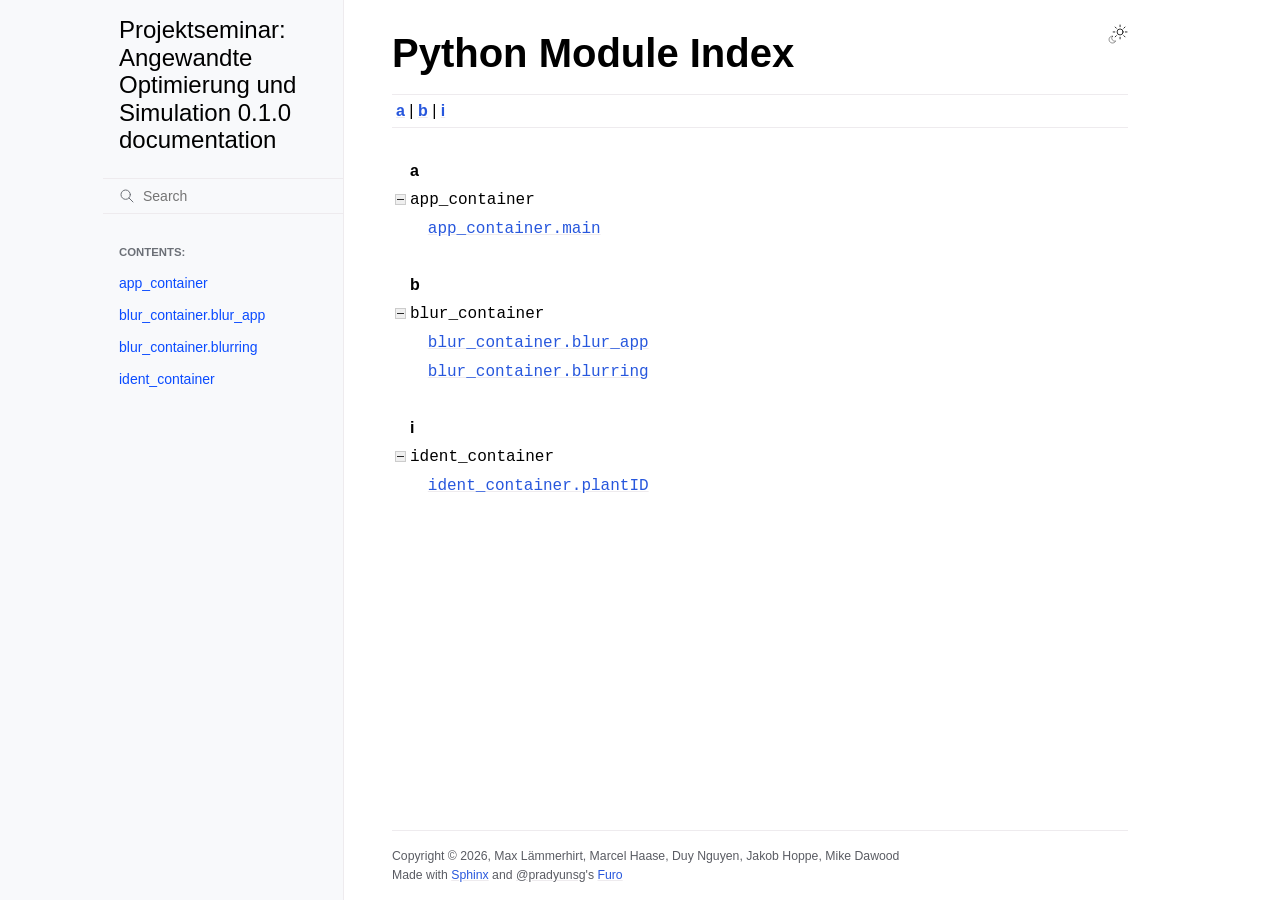
<file: docs/_build/html/py-modindex.html>
<!doctype html>
<html class="no-js" lang="en" data-content_root="./">
  <head><meta charset="utf-8">
    <meta name="viewport" content="width=device-width,initial-scale=1">
    <meta name="color-scheme" content="light dark"><link rel="index" title="Index" href="genindex.html"><link rel="search" title="Search" href="search.html">

    <!-- Generated with Sphinx 9.1.0 and Furo 2025.12.19 --><title>Python Module Index - Projektseminar: Angewandte Optimierung und Simulation 0.1.0 documentation</title>
<link rel="stylesheet" type="text/css" href="_static/pygments.css?v=d111a655" />
    <link rel="stylesheet" type="text/css" href="_static/styles/furo.css?v=7bdb33bb" />
    <link rel="stylesheet" type="text/css" href="_static/copybutton.css?v=76b2166b" />
    <link rel="stylesheet" type="text/css" href="_static/styles/furo-extensions.css?v=8dab3a3b" />
    
    


<style>
  body {
    --color-code-background: #f2f2f2;
  --color-code-foreground: #1e1e1e;
  
  }
  @media not print {
    body[data-theme="dark"] {
      --color-code-background: #202020;
  --color-code-foreground: #d0d0d0;
  
    }
    @media (prefers-color-scheme: dark) {
      body:not([data-theme="light"]) {
        --color-code-background: #202020;
  --color-code-foreground: #d0d0d0;
  
      }
    }
  }
</style></head>
  <body>
    
    <script>
      document.body.dataset.theme = localStorage.getItem("theme") || "auto";
    </script>
    

<svg xmlns="http://www.w3.org/2000/svg" style="display: none;">
  <symbol id="svg-toc" viewBox="0 0 24 24">
    <title>Contents</title>
    <svg stroke="currentColor" fill="currentColor" stroke-width="0" viewBox="0 0 1024 1024">
      <path d="M408 442h480c4.4 0 8-3.6 8-8v-56c0-4.4-3.6-8-8-8H408c-4.4 0-8 3.6-8 8v56c0 4.4 3.6 8 8 8zm-8 204c0 4.4 3.6 8 8 8h480c4.4 0 8-3.6 8-8v-56c0-4.4-3.6-8-8-8H408c-4.4 0-8 3.6-8 8v56zm504-486H120c-4.4 0-8 3.6-8 8v56c0 4.4 3.6 8 8 8h784c4.4 0 8-3.6 8-8v-56c0-4.4-3.6-8-8-8zm0 632H120c-4.4 0-8 3.6-8 8v56c0 4.4 3.6 8 8 8h784c4.4 0 8-3.6 8-8v-56c0-4.4-3.6-8-8-8zM115.4 518.9L271.7 642c5.8 4.6 14.4.5 14.4-6.9V388.9c0-7.4-8.5-11.5-14.4-6.9L115.4 505.1a8.74 8.74 0 0 0 0 13.8z"/>
    </svg>
  </symbol>
  <symbol id="svg-menu" viewBox="0 0 24 24">
    <title>Menu</title>
    <svg xmlns="http://www.w3.org/2000/svg" viewBox="0 0 24 24" fill="none" stroke="currentColor"
      stroke-width="2" stroke-linecap="round" stroke-linejoin="round" class="feather-menu">
      <line x1="3" y1="12" x2="21" y2="12"></line>
      <line x1="3" y1="6" x2="21" y2="6"></line>
      <line x1="3" y1="18" x2="21" y2="18"></line>
    </svg>
  </symbol>
  <symbol id="svg-arrow-right" viewBox="0 0 24 24">
    <title>Expand</title>
    <svg xmlns="http://www.w3.org/2000/svg" viewBox="0 0 24 24" fill="none" stroke="currentColor"
      stroke-width="2" stroke-linecap="round" stroke-linejoin="round" class="feather-chevron-right">
      <polyline points="9 18 15 12 9 6"></polyline>
    </svg>
  </symbol>
  <symbol id="svg-sun" viewBox="0 0 24 24">
    <title>Light mode</title>
    <svg xmlns="http://www.w3.org/2000/svg" viewBox="0 0 24 24" fill="none" stroke="currentColor"
      stroke-width="1" stroke-linecap="round" stroke-linejoin="round" class="feather-sun">
      <circle cx="12" cy="12" r="5"></circle>
      <line x1="12" y1="1" x2="12" y2="3"></line>
      <line x1="12" y1="21" x2="12" y2="23"></line>
      <line x1="4.22" y1="4.22" x2="5.64" y2="5.64"></line>
      <line x1="18.36" y1="18.36" x2="19.78" y2="19.78"></line>
      <line x1="1" y1="12" x2="3" y2="12"></line>
      <line x1="21" y1="12" x2="23" y2="12"></line>
      <line x1="4.22" y1="19.78" x2="5.64" y2="18.36"></line>
      <line x1="18.36" y1="5.64" x2="19.78" y2="4.22"></line>
    </svg>
  </symbol>
  <symbol id="svg-moon" viewBox="0 0 24 24">
    <title>Dark mode</title>
    <svg xmlns="http://www.w3.org/2000/svg" viewBox="0 0 24 24" fill="none" stroke="currentColor"
      stroke-width="1" stroke-linecap="round" stroke-linejoin="round" class="icon-tabler-moon">
      <path stroke="none" d="M0 0h24v24H0z" fill="none" />
      <path d="M12 3c.132 0 .263 0 .393 0a7.5 7.5 0 0 0 7.92 12.446a9 9 0 1 1 -8.313 -12.454z" />
    </svg>
  </symbol>
  <symbol id="svg-sun-with-moon" viewBox="0 0 24 24">
    <title>Auto light/dark, in light mode</title>
    <svg xmlns="http://www.w3.org/2000/svg" viewBox="0 0 24 24" fill="none" stroke="currentColor"
      stroke-width="1" stroke-linecap="round" stroke-linejoin="round"
      class="icon-custom-derived-from-feather-sun-and-tabler-moon">
      <path style="opacity: 50%" d="M 5.411 14.504 C 5.471 14.504 5.532 14.504 5.591 14.504 C 3.639 16.319 4.383 19.569 6.931 20.352 C 7.693 20.586 8.512 20.551 9.25 20.252 C 8.023 23.207 4.056 23.725 2.11 21.184 C 0.166 18.642 1.702 14.949 4.874 14.536 C 5.051 14.512 5.231 14.5 5.411 14.5 L 5.411 14.504 Z"/>
      <line x1="14.5" y1="3.25" x2="14.5" y2="1.25"/>
      <line x1="14.5" y1="15.85" x2="14.5" y2="17.85"/>
      <line x1="10.044" y1="5.094" x2="8.63" y2="3.68"/>
      <line x1="19" y1="14.05" x2="20.414" y2="15.464"/>
      <line x1="8.2" y1="9.55" x2="6.2" y2="9.55"/>
      <line x1="20.8" y1="9.55" x2="22.8" y2="9.55"/>
      <line x1="10.044" y1="14.006" x2="8.63" y2="15.42"/>
      <line x1="19" y1="5.05" x2="20.414" y2="3.636"/>
      <circle cx="14.5" cy="9.55" r="3.6"/>
    </svg>
  </symbol>
  <symbol id="svg-moon-with-sun" viewBox="0 0 24 24">
    <title>Auto light/dark, in dark mode</title>
    <svg xmlns="http://www.w3.org/2000/svg" viewBox="0 0 24 24" fill="none" stroke="currentColor"
      stroke-width="1" stroke-linecap="round" stroke-linejoin="round"
      class="icon-custom-derived-from-feather-sun-and-tabler-moon">
      <path d="M 8.282 7.007 C 8.385 7.007 8.494 7.007 8.595 7.007 C 5.18 10.184 6.481 15.869 10.942 17.24 C 12.275 17.648 13.706 17.589 15 17.066 C 12.851 22.236 5.91 23.143 2.505 18.696 C -0.897 14.249 1.791 7.786 7.342 7.063 C 7.652 7.021 7.965 7 8.282 7 L 8.282 7.007 Z"/>
      <line style="opacity: 50%" x1="18" y1="3.705" x2="18" y2="2.5"/>
      <line style="opacity: 50%" x1="18" y1="11.295" x2="18" y2="12.5"/>
      <line style="opacity: 50%" x1="15.316" y1="4.816" x2="14.464" y2="3.964"/>
      <line style="opacity: 50%" x1="20.711" y1="10.212" x2="21.563" y2="11.063"/>
      <line style="opacity: 50%" x1="14.205" y1="7.5" x2="13.001" y2="7.5"/>
      <line style="opacity: 50%" x1="21.795" y1="7.5" x2="23" y2="7.5"/>
      <line style="opacity: 50%" x1="15.316" y1="10.184" x2="14.464" y2="11.036"/>
      <line style="opacity: 50%" x1="20.711" y1="4.789" x2="21.563" y2="3.937"/>
      <circle style="opacity: 50%" cx="18" cy="7.5" r="2.169"/>
    </svg>
  </symbol>
  <symbol id="svg-pencil" viewBox="0 0 24 24">
    <svg xmlns="http://www.w3.org/2000/svg" viewBox="0 0 24 24" fill="none" stroke="currentColor"
      stroke-width="1" stroke-linecap="round" stroke-linejoin="round" class="icon-tabler-pencil-code">
      <path d="M4 20h4l10.5 -10.5a2.828 2.828 0 1 0 -4 -4l-10.5 10.5v4" />
      <path d="M13.5 6.5l4 4" />
      <path d="M20 21l2 -2l-2 -2" />
      <path d="M17 17l-2 2l2 2" />
    </svg>
  </symbol>
  <symbol id="svg-eye" viewBox="0 0 24 24">
    <svg xmlns="http://www.w3.org/2000/svg" viewBox="0 0 24 24" fill="none" stroke="currentColor"
      stroke-width="1" stroke-linecap="round" stroke-linejoin="round" class="icon-tabler-eye-code">
      <path stroke="none" d="M0 0h24v24H0z" fill="none" />
      <path d="M10 12a2 2 0 1 0 4 0a2 2 0 0 0 -4 0" />
      <path
        d="M11.11 17.958c-3.209 -.307 -5.91 -2.293 -8.11 -5.958c2.4 -4 5.4 -6 9 -6c3.6 0 6.6 2 9 6c-.21 .352 -.427 .688 -.647 1.008" />
      <path d="M20 21l2 -2l-2 -2" />
      <path d="M17 17l-2 2l2 2" />
    </svg>
  </symbol>
</svg>

<input type="checkbox" class="sidebar-toggle" name="__navigation" id="__navigation" aria-label="Toggle site navigation sidebar">
<input type="checkbox" class="sidebar-toggle" name="__toc" id="__toc" aria-label="Toggle table of contents sidebar">
<label class="overlay sidebar-overlay" for="__navigation"></label>
<label class="overlay toc-overlay" for="__toc"></label>

<a class="skip-to-content muted-link" href="#furo-main-content">Skip to content</a>



<div class="page">
  <header class="mobile-header">
    <div class="header-left">
      <label class="nav-overlay-icon" for="__navigation">
        <span class="icon"><svg><use href="#svg-menu"></use></svg></span>
      </label>
    </div>
    <div class="header-center">
      <a href="index.html"><div class="brand">Projektseminar: Angewandte Optimierung und Simulation 0.1.0 documentation</div></a>
    </div>
    <div class="header-right">
      <div class="theme-toggle-container theme-toggle-header">
        <button class="theme-toggle" aria-label="Toggle Light / Dark / Auto color theme">
          <svg class="theme-icon-when-auto-light"><use href="#svg-sun-with-moon"></use></svg>
          <svg class="theme-icon-when-auto-dark"><use href="#svg-moon-with-sun"></use></svg>
          <svg class="theme-icon-when-dark"><use href="#svg-moon"></use></svg>
          <svg class="theme-icon-when-light"><use href="#svg-sun"></use></svg>
        </button>
      </div>
      <label class="toc-overlay-icon toc-header-icon no-toc" for="__toc">
        <span class="icon"><svg><use href="#svg-toc"></use></svg></span>
      </label>
    </div>
  </header>
  <aside class="sidebar-drawer">
    <div class="sidebar-container">
      
      <div class="sidebar-sticky"><a class="sidebar-brand" href="index.html">
  
  <span class="sidebar-brand-text">Projektseminar: Angewandte Optimierung und Simulation 0.1.0 documentation</span>
  
</a><form class="sidebar-search-container" method="get" action="search.html" role="search">
  <input class="sidebar-search" placeholder="Search" name="q" aria-label="Search">
  <input type="hidden" name="check_keywords" value="yes">
  <input type="hidden" name="area" value="default">
</form>
<div id="searchbox"></div><div class="sidebar-scroll"><div class="sidebar-tree">
  <p class="caption" role="heading"><span class="caption-text">Contents:</span></p>
<ul>
<li class="toctree-l1"><a class="reference internal" href="app_container/main.html">app_container</a></li>
<li class="toctree-l1"><a class="reference internal" href="blur_container/blur_app.html">blur_container.blur_app</a></li>
<li class="toctree-l1"><a class="reference internal" href="blur_container/blurring.html">blur_container.blurring</a></li>
<li class="toctree-l1"><a class="reference internal" href="ident_container/plantID.html">ident_container</a></li>
</ul>

</div>
</div>

      </div>
      
    </div>
  </aside>
  <div class="main">
    <div class="content">
      <div class="article-container">
        <a href="#" class="back-to-top muted-link">
          <svg xmlns="http://www.w3.org/2000/svg" viewBox="0 0 24 24">
            <path d="M13 20h-2V8l-5.5 5.5-1.42-1.42L12 4.16l7.92 7.92-1.42 1.42L13 8v12z"></path>
          </svg>
          <span>Back to top</span>
        </a>
        <div class="content-icon-container">
          <div class="theme-toggle-container theme-toggle-content">
            <button class="theme-toggle" aria-label="Toggle Light / Dark / Auto color theme">
              <svg class="theme-icon-when-auto-light"><use href="#svg-sun-with-moon"></use></svg>
              <svg class="theme-icon-when-auto-dark"><use href="#svg-moon-with-sun"></use></svg>
              <svg class="theme-icon-when-dark"><use href="#svg-moon"></use></svg>
              <svg class="theme-icon-when-light"><use href="#svg-sun"></use></svg>
            </button>
          </div>
          <label class="toc-overlay-icon toc-content-icon no-toc" for="__toc">
            <span class="icon"><svg><use href="#svg-toc"></use></svg></span>
          </label>
        </div>
        <article role="main" id="furo-main-content">
          
<section class="domainindex-section">
  <h1>Python Module Index</h1>
  <div class="domainindex-jumpbox"><a href="#cap-a"><strong>a</strong></a> | <a href="#cap-b"><strong>b</strong></a> | <a href="#cap-i"><strong>i</strong></a></div>
</section>
<table class="domainindex-table">
  <tr class="pcap">
    <td></td><td>&#160;</td><td></td>
  </tr>
  <tr class="cap" id="cap-a">
    <td></td><td><strong>a</strong></td><td></td>
  </tr>
  <tr>
    <td><img src="_static/minus.png" class="toggler"
              id="toggle-1" style="display: none" alt="-" /></td>
    <td>
        <code class="xref">app_container</code></td><td>
    <em></em></td>
  </tr>
  <tr class="cg-1">
    <td></td>
    <td>&#160;&#160;&#160;
        <a href="app_container/main.html#module-app_container.main"><code class="xref">app_container.main</code></a></td><td>
    <em></em></td>
  </tr>
  <tr class="pcap">
    <td></td><td>&#160;</td><td></td>
  </tr>
  <tr class="cap" id="cap-b">
    <td></td><td><strong>b</strong></td><td></td>
  </tr>
  <tr>
    <td><img src="_static/minus.png" class="toggler"
              id="toggle-2" style="display: none" alt="-" /></td>
    <td>
        <code class="xref">blur_container</code></td><td>
    <em></em></td>
  </tr>
  <tr class="cg-2">
    <td></td>
    <td>&#160;&#160;&#160;
        <a href="blur_container/blur_app.html#module-blur_container.blur_app"><code class="xref">blur_container.blur_app</code></a></td><td>
    <em></em></td>
  </tr>
  <tr class="cg-2">
    <td></td>
    <td>&#160;&#160;&#160;
        <a href="blur_container/blurring.html#module-blur_container.blurring"><code class="xref">blur_container.blurring</code></a></td><td>
    <em></em></td>
  </tr>
  <tr class="pcap">
    <td></td><td>&#160;</td><td></td>
  </tr>
  <tr class="cap" id="cap-i">
    <td></td><td><strong>i</strong></td><td></td>
  </tr>
  <tr>
    <td><img src="_static/minus.png" class="toggler"
              id="toggle-3" style="display: none" alt="-" /></td>
    <td>
        <code class="xref">ident_container</code></td><td>
    <em></em></td>
  </tr>
  <tr class="cg-3">
    <td></td>
    <td>&#160;&#160;&#160;
        <a href="ident_container/plantID.html#module-ident_container.plantID"><code class="xref">ident_container.plantID</code></a></td><td>
    <em></em></td>
  </tr>
</table>

        </article>
      </div>
      <footer>
        
        <div class="related-pages">
          
          
        </div>
        <div class="bottom-of-page">
          <div class="left-details">
            <div class="copyright">
                Copyright &#169; 2026, Max Lämmerhirt, Marcel Haase, Duy Nguyen, Jakob Hoppe, Mike Dawood
            </div>
            Made with <a href="https://www.sphinx-doc.org/">Sphinx</a> and <a class="muted-link" href="https://pradyunsg.me">@pradyunsg</a>'s
            
            <a href="https://github.com/pradyunsg/furo">Furo</a>
            
          </div>
          <div class="right-details">
            
          </div>
        </div>
        
      </footer>
    </div>
    <aside class="toc-drawer no-toc">
      
      
      
    </aside>
  </div>
</div><script src="_static/documentation_options.js?v=01f34227"></script>
    <script src="_static/doctools.js?v=fd6eb6e6"></script>
    <script src="_static/sphinx_highlight.js?v=6ffebe34"></script>
    <script src="_static/scripts/furo.js?v=46bd48cc"></script>
    <script src="_static/clipboard.min.js?v=a7894cd8"></script>
    <script src="_static/copybutton.js?v=f281be69"></script>
    </body>
</html>
</file>
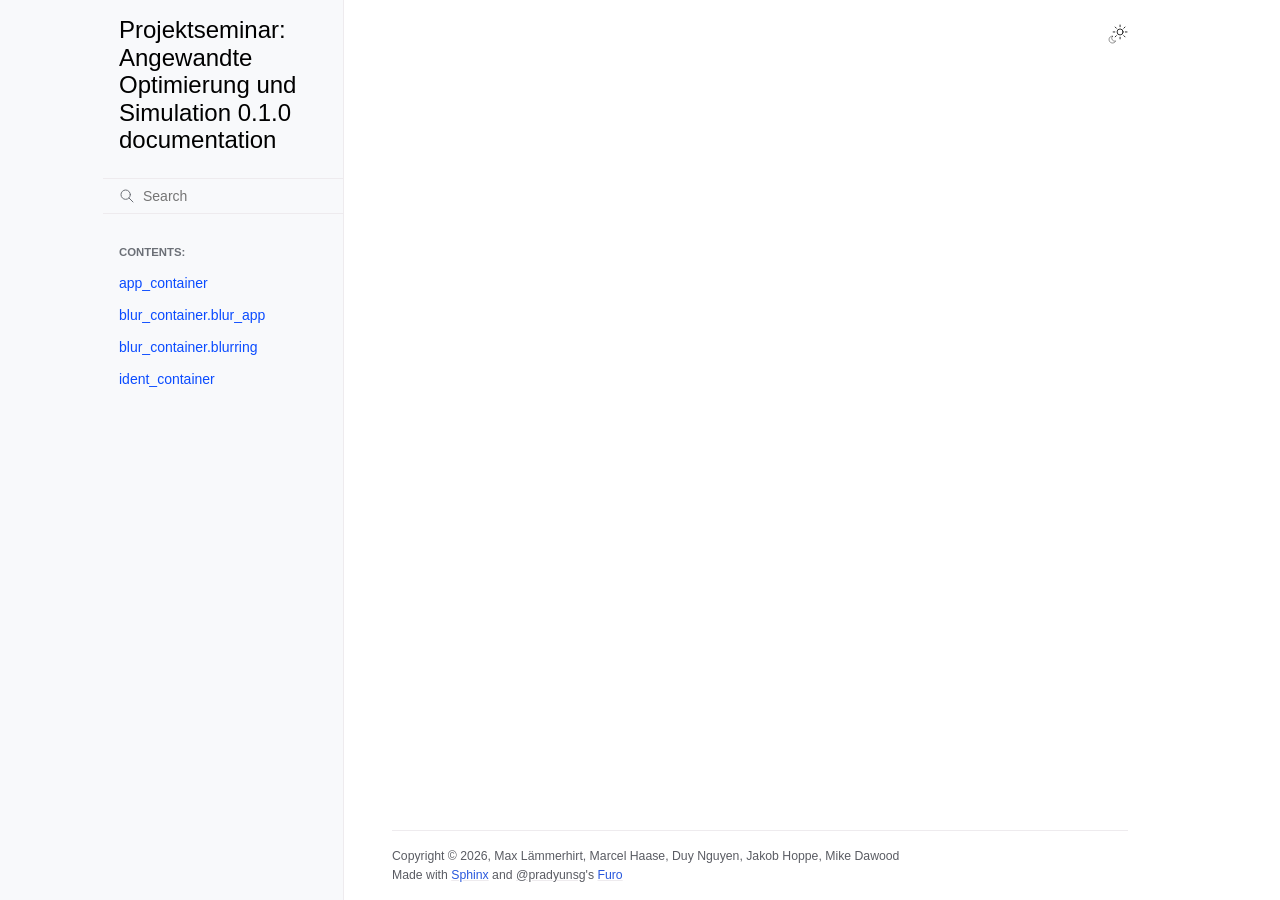
<file: docs/_build/html/search.html>
<!doctype html>
<html class="no-js" lang="en" data-content_root="./">
  <head>
<meta charset="utf-8">
    <meta name="viewport" content="width=device-width,initial-scale=1">
    <meta name="color-scheme" content="light dark"><link rel="index" title="Index" href="genindex.html"><link rel="search" title="Search" href="#">

    <!-- Generated with Sphinx 9.1.0 and Furo 2025.12.19 -->
<meta name="robots" content="noindex" />
<title>Search - Projektseminar: Angewandte Optimierung und Simulation 0.1.0 documentation</title><link rel="stylesheet" type="text/css" href="_static/pygments.css?v=d111a655" />
    <link rel="stylesheet" type="text/css" href="_static/styles/furo.css?v=7bdb33bb" />
    <link rel="stylesheet" type="text/css" href="_static/copybutton.css?v=76b2166b" />
    <link rel="stylesheet" type="text/css" href="_static/styles/furo-extensions.css?v=8dab3a3b" />
    
    


<style>
  body {
    --color-code-background: #f2f2f2;
  --color-code-foreground: #1e1e1e;
  
  }
  @media not print {
    body[data-theme="dark"] {
      --color-code-background: #202020;
  --color-code-foreground: #d0d0d0;
  
    }
    @media (prefers-color-scheme: dark) {
      body:not([data-theme="light"]) {
        --color-code-background: #202020;
  --color-code-foreground: #d0d0d0;
  
      }
    }
  }
</style></head>
  <body>
    
    <script>
      document.body.dataset.theme = localStorage.getItem("theme") || "auto";
    </script>
    

<svg xmlns="http://www.w3.org/2000/svg" style="display: none;">
  <symbol id="svg-toc" viewBox="0 0 24 24">
    <title>Contents</title>
    <svg stroke="currentColor" fill="currentColor" stroke-width="0" viewBox="0 0 1024 1024">
      <path d="M408 442h480c4.4 0 8-3.6 8-8v-56c0-4.4-3.6-8-8-8H408c-4.4 0-8 3.6-8 8v56c0 4.4 3.6 8 8 8zm-8 204c0 4.4 3.6 8 8 8h480c4.4 0 8-3.6 8-8v-56c0-4.4-3.6-8-8-8H408c-4.4 0-8 3.6-8 8v56zm504-486H120c-4.4 0-8 3.6-8 8v56c0 4.4 3.6 8 8 8h784c4.4 0 8-3.6 8-8v-56c0-4.4-3.6-8-8-8zm0 632H120c-4.4 0-8 3.6-8 8v56c0 4.4 3.6 8 8 8h784c4.4 0 8-3.6 8-8v-56c0-4.4-3.6-8-8-8zM115.4 518.9L271.7 642c5.8 4.6 14.4.5 14.4-6.9V388.9c0-7.4-8.5-11.5-14.4-6.9L115.4 505.1a8.74 8.74 0 0 0 0 13.8z"/>
    </svg>
  </symbol>
  <symbol id="svg-menu" viewBox="0 0 24 24">
    <title>Menu</title>
    <svg xmlns="http://www.w3.org/2000/svg" viewBox="0 0 24 24" fill="none" stroke="currentColor"
      stroke-width="2" stroke-linecap="round" stroke-linejoin="round" class="feather-menu">
      <line x1="3" y1="12" x2="21" y2="12"></line>
      <line x1="3" y1="6" x2="21" y2="6"></line>
      <line x1="3" y1="18" x2="21" y2="18"></line>
    </svg>
  </symbol>
  <symbol id="svg-arrow-right" viewBox="0 0 24 24">
    <title>Expand</title>
    <svg xmlns="http://www.w3.org/2000/svg" viewBox="0 0 24 24" fill="none" stroke="currentColor"
      stroke-width="2" stroke-linecap="round" stroke-linejoin="round" class="feather-chevron-right">
      <polyline points="9 18 15 12 9 6"></polyline>
    </svg>
  </symbol>
  <symbol id="svg-sun" viewBox="0 0 24 24">
    <title>Light mode</title>
    <svg xmlns="http://www.w3.org/2000/svg" viewBox="0 0 24 24" fill="none" stroke="currentColor"
      stroke-width="1" stroke-linecap="round" stroke-linejoin="round" class="feather-sun">
      <circle cx="12" cy="12" r="5"></circle>
      <line x1="12" y1="1" x2="12" y2="3"></line>
      <line x1="12" y1="21" x2="12" y2="23"></line>
      <line x1="4.22" y1="4.22" x2="5.64" y2="5.64"></line>
      <line x1="18.36" y1="18.36" x2="19.78" y2="19.78"></line>
      <line x1="1" y1="12" x2="3" y2="12"></line>
      <line x1="21" y1="12" x2="23" y2="12"></line>
      <line x1="4.22" y1="19.78" x2="5.64" y2="18.36"></line>
      <line x1="18.36" y1="5.64" x2="19.78" y2="4.22"></line>
    </svg>
  </symbol>
  <symbol id="svg-moon" viewBox="0 0 24 24">
    <title>Dark mode</title>
    <svg xmlns="http://www.w3.org/2000/svg" viewBox="0 0 24 24" fill="none" stroke="currentColor"
      stroke-width="1" stroke-linecap="round" stroke-linejoin="round" class="icon-tabler-moon">
      <path stroke="none" d="M0 0h24v24H0z" fill="none" />
      <path d="M12 3c.132 0 .263 0 .393 0a7.5 7.5 0 0 0 7.92 12.446a9 9 0 1 1 -8.313 -12.454z" />
    </svg>
  </symbol>
  <symbol id="svg-sun-with-moon" viewBox="0 0 24 24">
    <title>Auto light/dark, in light mode</title>
    <svg xmlns="http://www.w3.org/2000/svg" viewBox="0 0 24 24" fill="none" stroke="currentColor"
      stroke-width="1" stroke-linecap="round" stroke-linejoin="round"
      class="icon-custom-derived-from-feather-sun-and-tabler-moon">
      <path style="opacity: 50%" d="M 5.411 14.504 C 5.471 14.504 5.532 14.504 5.591 14.504 C 3.639 16.319 4.383 19.569 6.931 20.352 C 7.693 20.586 8.512 20.551 9.25 20.252 C 8.023 23.207 4.056 23.725 2.11 21.184 C 0.166 18.642 1.702 14.949 4.874 14.536 C 5.051 14.512 5.231 14.5 5.411 14.5 L 5.411 14.504 Z"/>
      <line x1="14.5" y1="3.25" x2="14.5" y2="1.25"/>
      <line x1="14.5" y1="15.85" x2="14.5" y2="17.85"/>
      <line x1="10.044" y1="5.094" x2="8.63" y2="3.68"/>
      <line x1="19" y1="14.05" x2="20.414" y2="15.464"/>
      <line x1="8.2" y1="9.55" x2="6.2" y2="9.55"/>
      <line x1="20.8" y1="9.55" x2="22.8" y2="9.55"/>
      <line x1="10.044" y1="14.006" x2="8.63" y2="15.42"/>
      <line x1="19" y1="5.05" x2="20.414" y2="3.636"/>
      <circle cx="14.5" cy="9.55" r="3.6"/>
    </svg>
  </symbol>
  <symbol id="svg-moon-with-sun" viewBox="0 0 24 24">
    <title>Auto light/dark, in dark mode</title>
    <svg xmlns="http://www.w3.org/2000/svg" viewBox="0 0 24 24" fill="none" stroke="currentColor"
      stroke-width="1" stroke-linecap="round" stroke-linejoin="round"
      class="icon-custom-derived-from-feather-sun-and-tabler-moon">
      <path d="M 8.282 7.007 C 8.385 7.007 8.494 7.007 8.595 7.007 C 5.18 10.184 6.481 15.869 10.942 17.24 C 12.275 17.648 13.706 17.589 15 17.066 C 12.851 22.236 5.91 23.143 2.505 18.696 C -0.897 14.249 1.791 7.786 7.342 7.063 C 7.652 7.021 7.965 7 8.282 7 L 8.282 7.007 Z"/>
      <line style="opacity: 50%" x1="18" y1="3.705" x2="18" y2="2.5"/>
      <line style="opacity: 50%" x1="18" y1="11.295" x2="18" y2="12.5"/>
      <line style="opacity: 50%" x1="15.316" y1="4.816" x2="14.464" y2="3.964"/>
      <line style="opacity: 50%" x1="20.711" y1="10.212" x2="21.563" y2="11.063"/>
      <line style="opacity: 50%" x1="14.205" y1="7.5" x2="13.001" y2="7.5"/>
      <line style="opacity: 50%" x1="21.795" y1="7.5" x2="23" y2="7.5"/>
      <line style="opacity: 50%" x1="15.316" y1="10.184" x2="14.464" y2="11.036"/>
      <line style="opacity: 50%" x1="20.711" y1="4.789" x2="21.563" y2="3.937"/>
      <circle style="opacity: 50%" cx="18" cy="7.5" r="2.169"/>
    </svg>
  </symbol>
  <symbol id="svg-pencil" viewBox="0 0 24 24">
    <svg xmlns="http://www.w3.org/2000/svg" viewBox="0 0 24 24" fill="none" stroke="currentColor"
      stroke-width="1" stroke-linecap="round" stroke-linejoin="round" class="icon-tabler-pencil-code">
      <path d="M4 20h4l10.5 -10.5a2.828 2.828 0 1 0 -4 -4l-10.5 10.5v4" />
      <path d="M13.5 6.5l4 4" />
      <path d="M20 21l2 -2l-2 -2" />
      <path d="M17 17l-2 2l2 2" />
    </svg>
  </symbol>
  <symbol id="svg-eye" viewBox="0 0 24 24">
    <svg xmlns="http://www.w3.org/2000/svg" viewBox="0 0 24 24" fill="none" stroke="currentColor"
      stroke-width="1" stroke-linecap="round" stroke-linejoin="round" class="icon-tabler-eye-code">
      <path stroke="none" d="M0 0h24v24H0z" fill="none" />
      <path d="M10 12a2 2 0 1 0 4 0a2 2 0 0 0 -4 0" />
      <path
        d="M11.11 17.958c-3.209 -.307 -5.91 -2.293 -8.11 -5.958c2.4 -4 5.4 -6 9 -6c3.6 0 6.6 2 9 6c-.21 .352 -.427 .688 -.647 1.008" />
      <path d="M20 21l2 -2l-2 -2" />
      <path d="M17 17l-2 2l2 2" />
    </svg>
  </symbol>
</svg>

<input type="checkbox" class="sidebar-toggle" name="__navigation" id="__navigation" aria-label="Toggle site navigation sidebar">
<input type="checkbox" class="sidebar-toggle" name="__toc" id="__toc" aria-label="Toggle table of contents sidebar">
<label class="overlay sidebar-overlay" for="__navigation"></label>
<label class="overlay toc-overlay" for="__toc"></label>

<a class="skip-to-content muted-link" href="#furo-main-content">Skip to content</a>



<div class="page">
  <header class="mobile-header">
    <div class="header-left">
      <label class="nav-overlay-icon" for="__navigation">
        <span class="icon"><svg><use href="#svg-menu"></use></svg></span>
      </label>
    </div>
    <div class="header-center">
      <a href="index.html"><div class="brand">Projektseminar: Angewandte Optimierung und Simulation 0.1.0 documentation</div></a>
    </div>
    <div class="header-right">
      <div class="theme-toggle-container theme-toggle-header">
        <button class="theme-toggle" aria-label="Toggle Light / Dark / Auto color theme">
          <svg class="theme-icon-when-auto-light"><use href="#svg-sun-with-moon"></use></svg>
          <svg class="theme-icon-when-auto-dark"><use href="#svg-moon-with-sun"></use></svg>
          <svg class="theme-icon-when-dark"><use href="#svg-moon"></use></svg>
          <svg class="theme-icon-when-light"><use href="#svg-sun"></use></svg>
        </button>
      </div>
      <label class="toc-overlay-icon toc-header-icon no-toc" for="__toc">
        <span class="icon"><svg><use href="#svg-toc"></use></svg></span>
      </label>
    </div>
  </header>
  <aside class="sidebar-drawer">
    <div class="sidebar-container">
      
      <div class="sidebar-sticky"><a class="sidebar-brand" href="index.html">
  
  <span class="sidebar-brand-text">Projektseminar: Angewandte Optimierung und Simulation 0.1.0 documentation</span>
  
</a><form class="sidebar-search-container" method="get" action="#" role="search">
  <input class="sidebar-search" placeholder="Search" name="q" aria-label="Search">
  <input type="hidden" name="check_keywords" value="yes">
  <input type="hidden" name="area" value="default">
</form>
<div id="searchbox"></div><div class="sidebar-scroll"><div class="sidebar-tree">
  <p class="caption" role="heading"><span class="caption-text">Contents:</span></p>
<ul>
<li class="toctree-l1"><a class="reference internal" href="app_container/main.html">app_container</a></li>
<li class="toctree-l1"><a class="reference internal" href="blur_container/blur_app.html">blur_container.blur_app</a></li>
<li class="toctree-l1"><a class="reference internal" href="blur_container/blurring.html">blur_container.blurring</a></li>
<li class="toctree-l1"><a class="reference internal" href="ident_container/plantID.html">ident_container</a></li>
</ul>

</div>
</div>

      </div>
      
    </div>
  </aside>
  <div class="main">
    <div class="content">
      <div class="article-container">
        <a href="#" class="back-to-top muted-link">
          <svg xmlns="http://www.w3.org/2000/svg" viewBox="0 0 24 24">
            <path d="M13 20h-2V8l-5.5 5.5-1.42-1.42L12 4.16l7.92 7.92-1.42 1.42L13 8v12z"></path>
          </svg>
          <span>Back to top</span>
        </a>
        <div class="content-icon-container">
          <div class="theme-toggle-container theme-toggle-content">
            <button class="theme-toggle" aria-label="Toggle Light / Dark / Auto color theme">
              <svg class="theme-icon-when-auto-light"><use href="#svg-sun-with-moon"></use></svg>
              <svg class="theme-icon-when-auto-dark"><use href="#svg-moon-with-sun"></use></svg>
              <svg class="theme-icon-when-dark"><use href="#svg-moon"></use></svg>
              <svg class="theme-icon-when-light"><use href="#svg-sun"></use></svg>
            </button>
          </div>
          <label class="toc-overlay-icon toc-content-icon no-toc" for="__toc">
            <span class="icon"><svg><use href="#svg-toc"></use></svg></span>
          </label>
        </div>
        <article role="main" id="furo-main-content">
          
<noscript>
<div class="admonition error">
  <p class="admonition-title">Error</p>
  <p>
    Please activate JavaScript to enable the search functionality.
  </p>
</div>
</noscript>

<div id="search-results"></div>

        </article>
      </div>
      <footer>
        
        <div class="related-pages">
          
          
        </div>
        <div class="bottom-of-page">
          <div class="left-details">
            <div class="copyright">
                Copyright &#169; 2026, Max Lämmerhirt, Marcel Haase, Duy Nguyen, Jakob Hoppe, Mike Dawood
            </div>
            Made with <a href="https://www.sphinx-doc.org/">Sphinx</a> and <a class="muted-link" href="https://pradyunsg.me">@pradyunsg</a>'s
            
            <a href="https://github.com/pradyunsg/furo">Furo</a>
            
          </div>
          <div class="right-details">
            
          </div>
        </div>
        
      </footer>
    </div>
    <aside class="toc-drawer no-toc">
      
      
      
    </aside>
  </div>
</div><script src="_static/documentation_options.js?v=01f34227"></script>
    <script src="_static/doctools.js?v=fd6eb6e6"></script>
    <script src="_static/sphinx_highlight.js?v=6ffebe34"></script>
    <script src="_static/scripts/furo.js?v=46bd48cc"></script>
    <script src="_static/clipboard.min.js?v=a7894cd8"></script>
    <script src="_static/copybutton.js?v=f281be69"></script>
    
<script src="_static/searchtools.js"></script>
<script src="_static/language_data.js"></script>
<script src="searchindex.js"></script></body>
</html>
</file>
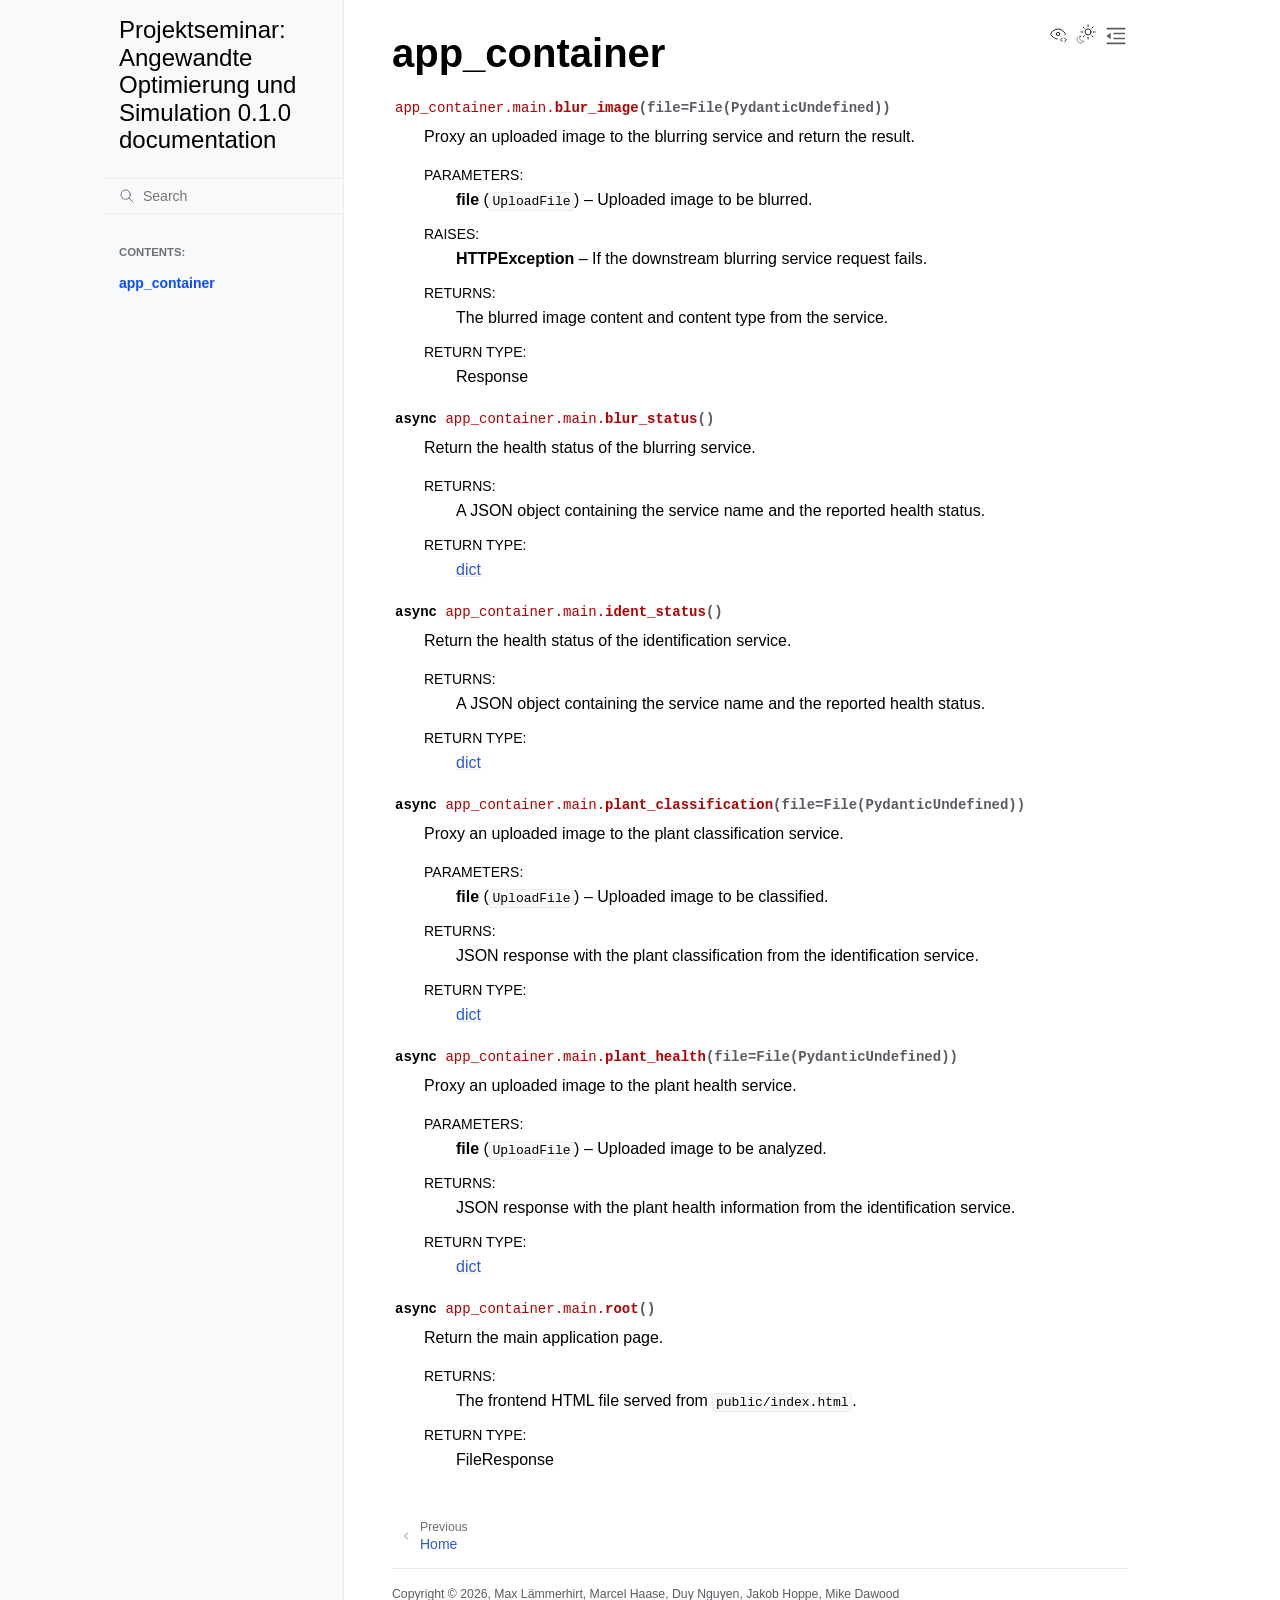
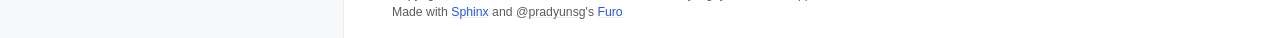
<file: docs/_build/html/app_container/main.html>
<!doctype html>
<html class="no-js" lang="en" data-content_root="../">
  <head><meta charset="utf-8">
    <meta name="viewport" content="width=device-width,initial-scale=1">
    <meta name="color-scheme" content="light dark"><meta name="viewport" content="width=device-width, initial-scale=1" />
<link rel="index" title="Index" href="../genindex.html"><link rel="search" title="Search" href="../search.html"><link rel="prev" title="Projektseminar: Angewandte Optimierung und Simulation documentation" href="../index.html">

    <!-- Generated with Sphinx 9.1.0 and Furo 2025.12.19 -->
        <title>app_container - Projektseminar: Angewandte Optimierung und Simulation 0.1.0 documentation</title>
      <link rel="stylesheet" type="text/css" href="../_static/pygments.css?v=d111a655" />
    <link rel="stylesheet" type="text/css" href="../_static/styles/furo.css?v=7bdb33bb" />
    <link rel="stylesheet" type="text/css" href="../_static/copybutton.css?v=76b2166b" />
    <link rel="stylesheet" type="text/css" href="../_static/styles/furo-extensions.css?v=8dab3a3b" />
    
    


<style>
  body {
    --color-code-background: #f2f2f2;
  --color-code-foreground: #1e1e1e;
  
  }
  @media not print {
    body[data-theme="dark"] {
      --color-code-background: #202020;
  --color-code-foreground: #d0d0d0;
  
    }
    @media (prefers-color-scheme: dark) {
      body:not([data-theme="light"]) {
        --color-code-background: #202020;
  --color-code-foreground: #d0d0d0;
  
      }
    }
  }
</style></head>
  <body>
    
    <script>
      document.body.dataset.theme = localStorage.getItem("theme") || "auto";
    </script>
    

<svg xmlns="http://www.w3.org/2000/svg" style="display: none;">
  <symbol id="svg-toc" viewBox="0 0 24 24">
    <title>Contents</title>
    <svg stroke="currentColor" fill="currentColor" stroke-width="0" viewBox="0 0 1024 1024">
      <path d="M408 442h480c4.4 0 8-3.6 8-8v-56c0-4.4-3.6-8-8-8H408c-4.4 0-8 3.6-8 8v56c0 4.4 3.6 8 8 8zm-8 204c0 4.4 3.6 8 8 8h480c4.4 0 8-3.6 8-8v-56c0-4.4-3.6-8-8-8H408c-4.4 0-8 3.6-8 8v56zm504-486H120c-4.4 0-8 3.6-8 8v56c0 4.4 3.6 8 8 8h784c4.4 0 8-3.6 8-8v-56c0-4.4-3.6-8-8-8zm0 632H120c-4.4 0-8 3.6-8 8v56c0 4.4 3.6 8 8 8h784c4.4 0 8-3.6 8-8v-56c0-4.4-3.6-8-8-8zM115.4 518.9L271.7 642c5.8 4.6 14.4.5 14.4-6.9V388.9c0-7.4-8.5-11.5-14.4-6.9L115.4 505.1a8.74 8.74 0 0 0 0 13.8z"/>
    </svg>
  </symbol>
  <symbol id="svg-menu" viewBox="0 0 24 24">
    <title>Menu</title>
    <svg xmlns="http://www.w3.org/2000/svg" viewBox="0 0 24 24" fill="none" stroke="currentColor"
      stroke-width="2" stroke-linecap="round" stroke-linejoin="round" class="feather-menu">
      <line x1="3" y1="12" x2="21" y2="12"></line>
      <line x1="3" y1="6" x2="21" y2="6"></line>
      <line x1="3" y1="18" x2="21" y2="18"></line>
    </svg>
  </symbol>
  <symbol id="svg-arrow-right" viewBox="0 0 24 24">
    <title>Expand</title>
    <svg xmlns="http://www.w3.org/2000/svg" viewBox="0 0 24 24" fill="none" stroke="currentColor"
      stroke-width="2" stroke-linecap="round" stroke-linejoin="round" class="feather-chevron-right">
      <polyline points="9 18 15 12 9 6"></polyline>
    </svg>
  </symbol>
  <symbol id="svg-sun" viewBox="0 0 24 24">
    <title>Light mode</title>
    <svg xmlns="http://www.w3.org/2000/svg" viewBox="0 0 24 24" fill="none" stroke="currentColor"
      stroke-width="1" stroke-linecap="round" stroke-linejoin="round" class="feather-sun">
      <circle cx="12" cy="12" r="5"></circle>
      <line x1="12" y1="1" x2="12" y2="3"></line>
      <line x1="12" y1="21" x2="12" y2="23"></line>
      <line x1="4.22" y1="4.22" x2="5.64" y2="5.64"></line>
      <line x1="18.36" y1="18.36" x2="19.78" y2="19.78"></line>
      <line x1="1" y1="12" x2="3" y2="12"></line>
      <line x1="21" y1="12" x2="23" y2="12"></line>
      <line x1="4.22" y1="19.78" x2="5.64" y2="18.36"></line>
      <line x1="18.36" y1="5.64" x2="19.78" y2="4.22"></line>
    </svg>
  </symbol>
  <symbol id="svg-moon" viewBox="0 0 24 24">
    <title>Dark mode</title>
    <svg xmlns="http://www.w3.org/2000/svg" viewBox="0 0 24 24" fill="none" stroke="currentColor"
      stroke-width="1" stroke-linecap="round" stroke-linejoin="round" class="icon-tabler-moon">
      <path stroke="none" d="M0 0h24v24H0z" fill="none" />
      <path d="M12 3c.132 0 .263 0 .393 0a7.5 7.5 0 0 0 7.92 12.446a9 9 0 1 1 -8.313 -12.454z" />
    </svg>
  </symbol>
  <symbol id="svg-sun-with-moon" viewBox="0 0 24 24">
    <title>Auto light/dark, in light mode</title>
    <svg xmlns="http://www.w3.org/2000/svg" viewBox="0 0 24 24" fill="none" stroke="currentColor"
      stroke-width="1" stroke-linecap="round" stroke-linejoin="round"
      class="icon-custom-derived-from-feather-sun-and-tabler-moon">
      <path style="opacity: 50%" d="M 5.411 14.504 C 5.471 14.504 5.532 14.504 5.591 14.504 C 3.639 16.319 4.383 19.569 6.931 20.352 C 7.693 20.586 8.512 20.551 9.25 20.252 C 8.023 23.207 4.056 23.725 2.11 21.184 C 0.166 18.642 1.702 14.949 4.874 14.536 C 5.051 14.512 5.231 14.5 5.411 14.5 L 5.411 14.504 Z"/>
      <line x1="14.5" y1="3.25" x2="14.5" y2="1.25"/>
      <line x1="14.5" y1="15.85" x2="14.5" y2="17.85"/>
      <line x1="10.044" y1="5.094" x2="8.63" y2="3.68"/>
      <line x1="19" y1="14.05" x2="20.414" y2="15.464"/>
      <line x1="8.2" y1="9.55" x2="6.2" y2="9.55"/>
      <line x1="20.8" y1="9.55" x2="22.8" y2="9.55"/>
      <line x1="10.044" y1="14.006" x2="8.63" y2="15.42"/>
      <line x1="19" y1="5.05" x2="20.414" y2="3.636"/>
      <circle cx="14.5" cy="9.55" r="3.6"/>
    </svg>
  </symbol>
  <symbol id="svg-moon-with-sun" viewBox="0 0 24 24">
    <title>Auto light/dark, in dark mode</title>
    <svg xmlns="http://www.w3.org/2000/svg" viewBox="0 0 24 24" fill="none" stroke="currentColor"
      stroke-width="1" stroke-linecap="round" stroke-linejoin="round"
      class="icon-custom-derived-from-feather-sun-and-tabler-moon">
      <path d="M 8.282 7.007 C 8.385 7.007 8.494 7.007 8.595 7.007 C 5.18 10.184 6.481 15.869 10.942 17.24 C 12.275 17.648 13.706 17.589 15 17.066 C 12.851 22.236 5.91 23.143 2.505 18.696 C -0.897 14.249 1.791 7.786 7.342 7.063 C 7.652 7.021 7.965 7 8.282 7 L 8.282 7.007 Z"/>
      <line style="opacity: 50%" x1="18" y1="3.705" x2="18" y2="2.5"/>
      <line style="opacity: 50%" x1="18" y1="11.295" x2="18" y2="12.5"/>
      <line style="opacity: 50%" x1="15.316" y1="4.816" x2="14.464" y2="3.964"/>
      <line style="opacity: 50%" x1="20.711" y1="10.212" x2="21.563" y2="11.063"/>
      <line style="opacity: 50%" x1="14.205" y1="7.5" x2="13.001" y2="7.5"/>
      <line style="opacity: 50%" x1="21.795" y1="7.5" x2="23" y2="7.5"/>
      <line style="opacity: 50%" x1="15.316" y1="10.184" x2="14.464" y2="11.036"/>
      <line style="opacity: 50%" x1="20.711" y1="4.789" x2="21.563" y2="3.937"/>
      <circle style="opacity: 50%" cx="18" cy="7.5" r="2.169"/>
    </svg>
  </symbol>
  <symbol id="svg-pencil" viewBox="0 0 24 24">
    <svg xmlns="http://www.w3.org/2000/svg" viewBox="0 0 24 24" fill="none" stroke="currentColor"
      stroke-width="1" stroke-linecap="round" stroke-linejoin="round" class="icon-tabler-pencil-code">
      <path d="M4 20h4l10.5 -10.5a2.828 2.828 0 1 0 -4 -4l-10.5 10.5v4" />
      <path d="M13.5 6.5l4 4" />
      <path d="M20 21l2 -2l-2 -2" />
      <path d="M17 17l-2 2l2 2" />
    </svg>
  </symbol>
  <symbol id="svg-eye" viewBox="0 0 24 24">
    <svg xmlns="http://www.w3.org/2000/svg" viewBox="0 0 24 24" fill="none" stroke="currentColor"
      stroke-width="1" stroke-linecap="round" stroke-linejoin="round" class="icon-tabler-eye-code">
      <path stroke="none" d="M0 0h24v24H0z" fill="none" />
      <path d="M10 12a2 2 0 1 0 4 0a2 2 0 0 0 -4 0" />
      <path
        d="M11.11 17.958c-3.209 -.307 -5.91 -2.293 -8.11 -5.958c2.4 -4 5.4 -6 9 -6c3.6 0 6.6 2 9 6c-.21 .352 -.427 .688 -.647 1.008" />
      <path d="M20 21l2 -2l-2 -2" />
      <path d="M17 17l-2 2l2 2" />
    </svg>
  </symbol>
</svg>

<input type="checkbox" class="sidebar-toggle" name="__navigation" id="__navigation" aria-label="Toggle site navigation sidebar">
<input type="checkbox" class="sidebar-toggle" name="__toc" id="__toc" aria-label="Toggle table of contents sidebar">
<label class="overlay sidebar-overlay" for="__navigation"></label>
<label class="overlay toc-overlay" for="__toc"></label>

<a class="skip-to-content muted-link" href="#furo-main-content">Skip to content</a>



<div class="page">
  <header class="mobile-header">
    <div class="header-left">
      <label class="nav-overlay-icon" for="__navigation">
        <span class="icon"><svg><use href="#svg-menu"></use></svg></span>
      </label>
    </div>
    <div class="header-center">
      <a href="../index.html"><div class="brand">Projektseminar: Angewandte Optimierung und Simulation 0.1.0 documentation</div></a>
    </div>
    <div class="header-right">
      <div class="theme-toggle-container theme-toggle-header">
        <button class="theme-toggle" aria-label="Toggle Light / Dark / Auto color theme">
          <svg class="theme-icon-when-auto-light"><use href="#svg-sun-with-moon"></use></svg>
          <svg class="theme-icon-when-auto-dark"><use href="#svg-moon-with-sun"></use></svg>
          <svg class="theme-icon-when-dark"><use href="#svg-moon"></use></svg>
          <svg class="theme-icon-when-light"><use href="#svg-sun"></use></svg>
        </button>
      </div>
      <label class="toc-overlay-icon toc-header-icon" for="__toc">
        <span class="icon"><svg><use href="#svg-toc"></use></svg></span>
      </label>
    </div>
  </header>
  <aside class="sidebar-drawer">
    <div class="sidebar-container">
      
      <div class="sidebar-sticky"><a class="sidebar-brand" href="../index.html">
  
  <span class="sidebar-brand-text">Projektseminar: Angewandte Optimierung und Simulation 0.1.0 documentation</span>
  
</a><form class="sidebar-search-container" method="get" action="../search.html" role="search">
  <input class="sidebar-search" placeholder="Search" name="q" aria-label="Search">
  <input type="hidden" name="check_keywords" value="yes">
  <input type="hidden" name="area" value="default">
</form>
<div id="searchbox"></div><div class="sidebar-scroll"><div class="sidebar-tree">
  <p class="caption" role="heading"><span class="caption-text">Contents:</span></p>
<ul class="current">
<li class="toctree-l1 current current-page"><a class="current reference internal" href="#">app_container</a></li>
</ul>

</div>
</div>

      </div>
      
    </div>
  </aside>
  <div class="main">
    <div class="content">
      <div class="article-container">
        <a href="#" class="back-to-top muted-link">
          <svg xmlns="http://www.w3.org/2000/svg" viewBox="0 0 24 24">
            <path d="M13 20h-2V8l-5.5 5.5-1.42-1.42L12 4.16l7.92 7.92-1.42 1.42L13 8v12z"></path>
          </svg>
          <span>Back to top</span>
        </a>
        <div class="content-icon-container">
          <div class="view-this-page">
  <a class="muted-link" href="../_sources/app_container/main.rst.txt" title="View this page">
    <svg><use href="#svg-eye"></use></svg>
    <span class="visually-hidden">View this page</span>
  </a>
</div>
<div class="theme-toggle-container theme-toggle-content">
            <button class="theme-toggle" aria-label="Toggle Light / Dark / Auto color theme">
              <svg class="theme-icon-when-auto-light"><use href="#svg-sun-with-moon"></use></svg>
              <svg class="theme-icon-when-auto-dark"><use href="#svg-moon-with-sun"></use></svg>
              <svg class="theme-icon-when-dark"><use href="#svg-moon"></use></svg>
              <svg class="theme-icon-when-light"><use href="#svg-sun"></use></svg>
            </button>
          </div>
          <label class="toc-overlay-icon toc-content-icon" for="__toc">
            <span class="icon"><svg><use href="#svg-toc"></use></svg></span>
          </label>
        </div>
        <article role="main" id="furo-main-content">
          <section id="module-app_container.main">
<span id="app-container"></span><h1>app_container<a class="headerlink" href="#module-app_container.main" title="Link to this heading">¶</a></h1>
<dl class="py function">
<dt class="sig sig-object py" id="app_container.main.blur_image">
<span class="sig-prename descclassname"><span class="pre">app_container.main.</span></span><span class="sig-name descname"><span class="pre">blur_image</span></span><span class="sig-paren">(</span><em class="sig-param"><span class="n"><span class="pre">file</span></span><span class="o"><span class="pre">=</span></span><span class="default_value"><span class="pre">File(PydanticUndefined)</span></span></em><span class="sig-paren">)</span><a class="headerlink" href="#app_container.main.blur_image" title="Link to this definition">¶</a></dt>
<dd><p>Proxy an uploaded image to the blurring service and return the result.</p>
<dl class="field-list simple">
<dt class="field-odd">Parameters<span class="colon">:</span></dt>
<dd class="field-odd"><p><strong>file</strong> (<span class="sphinx_autodoc_typehints-type"><code class="xref py py-class docutils literal notranslate"><span class="pre">UploadFile</span></code></span>) – Uploaded image to be blurred.</p>
</dd>
<dt class="field-even">Raises<span class="colon">:</span></dt>
<dd class="field-even"><p><strong>HTTPException</strong> – If the downstream blurring service request fails.</p>
</dd>
<dt class="field-odd">Returns<span class="colon">:</span></dt>
<dd class="field-odd"><p>The blurred image content and content type from the service.</p>
</dd>
<dt class="field-even">Return type<span class="colon">:</span></dt>
<dd class="field-even"><p>Response</p>
</dd>
</dl>
</dd></dl>

<dl class="py function">
<dt class="sig sig-object py" id="app_container.main.blur_status">
<span class="property"><span class="k"><span class="pre">async</span></span><span class="w"> </span></span><span class="sig-prename descclassname"><span class="pre">app_container.main.</span></span><span class="sig-name descname"><span class="pre">blur_status</span></span><span class="sig-paren">(</span><span class="sig-paren">)</span><a class="headerlink" href="#app_container.main.blur_status" title="Link to this definition">¶</a></dt>
<dd><p>Return the health status of the blurring service.</p>
<dl class="field-list simple">
<dt class="field-odd">Returns<span class="colon">:</span></dt>
<dd class="field-odd"><p>A JSON object containing the service name and the reported
health status.</p>
</dd>
<dt class="field-even">Return type<span class="colon">:</span></dt>
<dd class="field-even"><p><a class="reference external" href="https://docs.python.org/3/library/stdtypes.html#dict" title="(in Python v3.14)">dict</a></p>
</dd>
</dl>
</dd></dl>

<dl class="py function">
<dt class="sig sig-object py" id="app_container.main.ident_status">
<span class="property"><span class="k"><span class="pre">async</span></span><span class="w"> </span></span><span class="sig-prename descclassname"><span class="pre">app_container.main.</span></span><span class="sig-name descname"><span class="pre">ident_status</span></span><span class="sig-paren">(</span><span class="sig-paren">)</span><a class="headerlink" href="#app_container.main.ident_status" title="Link to this definition">¶</a></dt>
<dd><p>Return the health status of the identification service.</p>
<dl class="field-list simple">
<dt class="field-odd">Returns<span class="colon">:</span></dt>
<dd class="field-odd"><p>A JSON object containing the service name and the reported
health status.</p>
</dd>
<dt class="field-even">Return type<span class="colon">:</span></dt>
<dd class="field-even"><p><a class="reference external" href="https://docs.python.org/3/library/stdtypes.html#dict" title="(in Python v3.14)">dict</a></p>
</dd>
</dl>
</dd></dl>

<dl class="py function">
<dt class="sig sig-object py" id="app_container.main.plant_classification">
<span class="property"><span class="k"><span class="pre">async</span></span><span class="w"> </span></span><span class="sig-prename descclassname"><span class="pre">app_container.main.</span></span><span class="sig-name descname"><span class="pre">plant_classification</span></span><span class="sig-paren">(</span><em class="sig-param"><span class="n"><span class="pre">file</span></span><span class="o"><span class="pre">=</span></span><span class="default_value"><span class="pre">File(PydanticUndefined)</span></span></em><span class="sig-paren">)</span><a class="headerlink" href="#app_container.main.plant_classification" title="Link to this definition">¶</a></dt>
<dd><p>Proxy an uploaded image to the plant classification service.</p>
<dl class="field-list simple">
<dt class="field-odd">Parameters<span class="colon">:</span></dt>
<dd class="field-odd"><p><strong>file</strong> (<span class="sphinx_autodoc_typehints-type"><code class="xref py py-class docutils literal notranslate"><span class="pre">UploadFile</span></code></span>) – Uploaded image to be classified.</p>
</dd>
<dt class="field-even">Returns<span class="colon">:</span></dt>
<dd class="field-even"><p>JSON response with the plant classification from the identification service.</p>
</dd>
<dt class="field-odd">Return type<span class="colon">:</span></dt>
<dd class="field-odd"><p><a class="reference external" href="https://docs.python.org/3/library/stdtypes.html#dict" title="(in Python v3.14)">dict</a></p>
</dd>
</dl>
</dd></dl>

<dl class="py function">
<dt class="sig sig-object py" id="app_container.main.plant_health">
<span class="property"><span class="k"><span class="pre">async</span></span><span class="w"> </span></span><span class="sig-prename descclassname"><span class="pre">app_container.main.</span></span><span class="sig-name descname"><span class="pre">plant_health</span></span><span class="sig-paren">(</span><em class="sig-param"><span class="n"><span class="pre">file</span></span><span class="o"><span class="pre">=</span></span><span class="default_value"><span class="pre">File(PydanticUndefined)</span></span></em><span class="sig-paren">)</span><a class="headerlink" href="#app_container.main.plant_health" title="Link to this definition">¶</a></dt>
<dd><p>Proxy an uploaded image to the plant health service.</p>
<dl class="field-list simple">
<dt class="field-odd">Parameters<span class="colon">:</span></dt>
<dd class="field-odd"><p><strong>file</strong> (<span class="sphinx_autodoc_typehints-type"><code class="xref py py-class docutils literal notranslate"><span class="pre">UploadFile</span></code></span>) – Uploaded image to be analyzed.</p>
</dd>
<dt class="field-even">Returns<span class="colon">:</span></dt>
<dd class="field-even"><p>JSON response with the plant health information from the identification service.</p>
</dd>
<dt class="field-odd">Return type<span class="colon">:</span></dt>
<dd class="field-odd"><p><a class="reference external" href="https://docs.python.org/3/library/stdtypes.html#dict" title="(in Python v3.14)">dict</a></p>
</dd>
</dl>
</dd></dl>

<dl class="py function">
<dt class="sig sig-object py" id="app_container.main.root">
<span class="property"><span class="k"><span class="pre">async</span></span><span class="w"> </span></span><span class="sig-prename descclassname"><span class="pre">app_container.main.</span></span><span class="sig-name descname"><span class="pre">root</span></span><span class="sig-paren">(</span><span class="sig-paren">)</span><a class="headerlink" href="#app_container.main.root" title="Link to this definition">¶</a></dt>
<dd><p>Return the main application page.</p>
<dl class="field-list simple">
<dt class="field-odd">Returns<span class="colon">:</span></dt>
<dd class="field-odd"><p>The frontend HTML file served from <code class="docutils literal notranslate"><span class="pre">public/index.html</span></code>.</p>
</dd>
<dt class="field-even">Return type<span class="colon">:</span></dt>
<dd class="field-even"><p>FileResponse</p>
</dd>
</dl>
</dd></dl>

</section>

        </article>
      </div>
      <footer>
        
        <div class="related-pages">
          
          <a class="prev-page" href="../index.html">
              <svg class="furo-related-icon"><use href="#svg-arrow-right"></use></svg>
              <div class="page-info">
                <div class="context">
                  <span>Previous</span>
                </div>
                
                <div class="title">Home</div>
                
              </div>
            </a>
        </div>
        <div class="bottom-of-page">
          <div class="left-details">
            <div class="copyright">
                Copyright &#169; 2026, Max Lämmerhirt, Marcel Haase, Duy Nguyen, Jakob Hoppe, Mike Dawood
            </div>
            Made with <a href="https://www.sphinx-doc.org/">Sphinx</a> and <a class="muted-link" href="https://pradyunsg.me">@pradyunsg</a>'s
            
            <a href="https://github.com/pradyunsg/furo">Furo</a>
            
          </div>
          <div class="right-details">
            
          </div>
        </div>
        
      </footer>
    </div>
    <aside class="toc-drawer">
      
      
      <div class="toc-sticky toc-scroll">
        <div class="toc-title-container">
          <span class="toc-title">
            On this page
          </span>
        </div>
        <div class="toc-tree-container">
          <div class="toc-tree">
            <ul>
<li><a class="reference internal" href="#">app_container</a><ul>
<li><a class="reference internal" href="#app_container.main.blur_image"><code class="docutils literal notranslate"><span class="pre">blur_image()</span></code></a></li>
<li><a class="reference internal" href="#app_container.main.blur_status"><code class="docutils literal notranslate"><span class="pre">blur_status()</span></code></a></li>
<li><a class="reference internal" href="#app_container.main.ident_status"><code class="docutils literal notranslate"><span class="pre">ident_status()</span></code></a></li>
<li><a class="reference internal" href="#app_container.main.plant_classification"><code class="docutils literal notranslate"><span class="pre">plant_classification()</span></code></a></li>
<li><a class="reference internal" href="#app_container.main.plant_health"><code class="docutils literal notranslate"><span class="pre">plant_health()</span></code></a></li>
<li><a class="reference internal" href="#app_container.main.root"><code class="docutils literal notranslate"><span class="pre">root()</span></code></a></li>
</ul>
</li>
</ul>

          </div>
        </div>
      </div>
      
      
    </aside>
  </div>
</div><script src="../_static/documentation_options.js?v=01f34227"></script>
    <script src="../_static/doctools.js?v=fd6eb6e6"></script>
    <script src="../_static/sphinx_highlight.js?v=6ffebe34"></script>
    <script src="../_static/scripts/furo.js?v=46bd48cc"></script>
    <script src="../_static/clipboard.min.js?v=a7894cd8"></script>
    <script src="../_static/copybutton.js?v=f281be69"></script>
    </body>
</html>
</file>
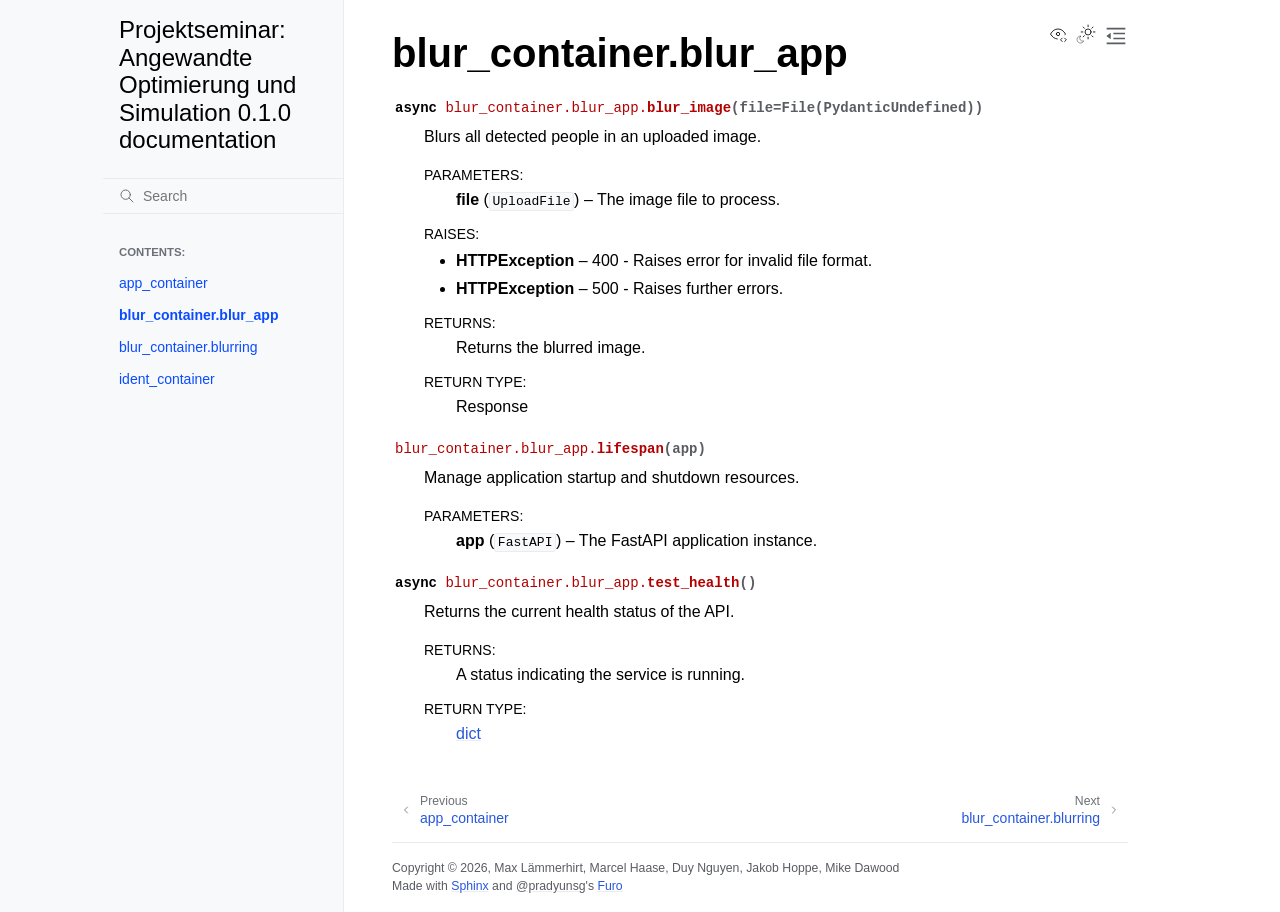
<file: docs/_build/html/blur_container/blur_app.html>
<!doctype html>
<html class="no-js" lang="en" data-content_root="../">
  <head><meta charset="utf-8">
    <meta name="viewport" content="width=device-width,initial-scale=1">
    <meta name="color-scheme" content="light dark"><meta name="viewport" content="width=device-width, initial-scale=1" />
<link rel="index" title="Index" href="../genindex.html"><link rel="search" title="Search" href="../search.html"><link rel="next" title="blur_container.blurring" href="blurring.html"><link rel="prev" title="app_container" href="../app_container/main.html">

    <!-- Generated with Sphinx 9.1.0 and Furo 2025.12.19 -->
        <title>blur_container.blur_app - Projektseminar: Angewandte Optimierung und Simulation 0.1.0 documentation</title>
      <link rel="stylesheet" type="text/css" href="../_static/pygments.css?v=d111a655" />
    <link rel="stylesheet" type="text/css" href="../_static/styles/furo.css?v=7bdb33bb" />
    <link rel="stylesheet" type="text/css" href="../_static/copybutton.css?v=76b2166b" />
    <link rel="stylesheet" type="text/css" href="../_static/styles/furo-extensions.css?v=8dab3a3b" />
    
    


<style>
  body {
    --color-code-background: #f2f2f2;
  --color-code-foreground: #1e1e1e;
  
  }
  @media not print {
    body[data-theme="dark"] {
      --color-code-background: #202020;
  --color-code-foreground: #d0d0d0;
  
    }
    @media (prefers-color-scheme: dark) {
      body:not([data-theme="light"]) {
        --color-code-background: #202020;
  --color-code-foreground: #d0d0d0;
  
      }
    }
  }
</style></head>
  <body>
    
    <script>
      document.body.dataset.theme = localStorage.getItem("theme") || "auto";
    </script>
    

<svg xmlns="http://www.w3.org/2000/svg" style="display: none;">
  <symbol id="svg-toc" viewBox="0 0 24 24">
    <title>Contents</title>
    <svg stroke="currentColor" fill="currentColor" stroke-width="0" viewBox="0 0 1024 1024">
      <path d="M408 442h480c4.4 0 8-3.6 8-8v-56c0-4.4-3.6-8-8-8H408c-4.4 0-8 3.6-8 8v56c0 4.4 3.6 8 8 8zm-8 204c0 4.4 3.6 8 8 8h480c4.4 0 8-3.6 8-8v-56c0-4.4-3.6-8-8-8H408c-4.4 0-8 3.6-8 8v56zm504-486H120c-4.4 0-8 3.6-8 8v56c0 4.4 3.6 8 8 8h784c4.4 0 8-3.6 8-8v-56c0-4.4-3.6-8-8-8zm0 632H120c-4.4 0-8 3.6-8 8v56c0 4.4 3.6 8 8 8h784c4.4 0 8-3.6 8-8v-56c0-4.4-3.6-8-8-8zM115.4 518.9L271.7 642c5.8 4.6 14.4.5 14.4-6.9V388.9c0-7.4-8.5-11.5-14.4-6.9L115.4 505.1a8.74 8.74 0 0 0 0 13.8z"/>
    </svg>
  </symbol>
  <symbol id="svg-menu" viewBox="0 0 24 24">
    <title>Menu</title>
    <svg xmlns="http://www.w3.org/2000/svg" viewBox="0 0 24 24" fill="none" stroke="currentColor"
      stroke-width="2" stroke-linecap="round" stroke-linejoin="round" class="feather-menu">
      <line x1="3" y1="12" x2="21" y2="12"></line>
      <line x1="3" y1="6" x2="21" y2="6"></line>
      <line x1="3" y1="18" x2="21" y2="18"></line>
    </svg>
  </symbol>
  <symbol id="svg-arrow-right" viewBox="0 0 24 24">
    <title>Expand</title>
    <svg xmlns="http://www.w3.org/2000/svg" viewBox="0 0 24 24" fill="none" stroke="currentColor"
      stroke-width="2" stroke-linecap="round" stroke-linejoin="round" class="feather-chevron-right">
      <polyline points="9 18 15 12 9 6"></polyline>
    </svg>
  </symbol>
  <symbol id="svg-sun" viewBox="0 0 24 24">
    <title>Light mode</title>
    <svg xmlns="http://www.w3.org/2000/svg" viewBox="0 0 24 24" fill="none" stroke="currentColor"
      stroke-width="1" stroke-linecap="round" stroke-linejoin="round" class="feather-sun">
      <circle cx="12" cy="12" r="5"></circle>
      <line x1="12" y1="1" x2="12" y2="3"></line>
      <line x1="12" y1="21" x2="12" y2="23"></line>
      <line x1="4.22" y1="4.22" x2="5.64" y2="5.64"></line>
      <line x1="18.36" y1="18.36" x2="19.78" y2="19.78"></line>
      <line x1="1" y1="12" x2="3" y2="12"></line>
      <line x1="21" y1="12" x2="23" y2="12"></line>
      <line x1="4.22" y1="19.78" x2="5.64" y2="18.36"></line>
      <line x1="18.36" y1="5.64" x2="19.78" y2="4.22"></line>
    </svg>
  </symbol>
  <symbol id="svg-moon" viewBox="0 0 24 24">
    <title>Dark mode</title>
    <svg xmlns="http://www.w3.org/2000/svg" viewBox="0 0 24 24" fill="none" stroke="currentColor"
      stroke-width="1" stroke-linecap="round" stroke-linejoin="round" class="icon-tabler-moon">
      <path stroke="none" d="M0 0h24v24H0z" fill="none" />
      <path d="M12 3c.132 0 .263 0 .393 0a7.5 7.5 0 0 0 7.92 12.446a9 9 0 1 1 -8.313 -12.454z" />
    </svg>
  </symbol>
  <symbol id="svg-sun-with-moon" viewBox="0 0 24 24">
    <title>Auto light/dark, in light mode</title>
    <svg xmlns="http://www.w3.org/2000/svg" viewBox="0 0 24 24" fill="none" stroke="currentColor"
      stroke-width="1" stroke-linecap="round" stroke-linejoin="round"
      class="icon-custom-derived-from-feather-sun-and-tabler-moon">
      <path style="opacity: 50%" d="M 5.411 14.504 C 5.471 14.504 5.532 14.504 5.591 14.504 C 3.639 16.319 4.383 19.569 6.931 20.352 C 7.693 20.586 8.512 20.551 9.25 20.252 C 8.023 23.207 4.056 23.725 2.11 21.184 C 0.166 18.642 1.702 14.949 4.874 14.536 C 5.051 14.512 5.231 14.5 5.411 14.5 L 5.411 14.504 Z"/>
      <line x1="14.5" y1="3.25" x2="14.5" y2="1.25"/>
      <line x1="14.5" y1="15.85" x2="14.5" y2="17.85"/>
      <line x1="10.044" y1="5.094" x2="8.63" y2="3.68"/>
      <line x1="19" y1="14.05" x2="20.414" y2="15.464"/>
      <line x1="8.2" y1="9.55" x2="6.2" y2="9.55"/>
      <line x1="20.8" y1="9.55" x2="22.8" y2="9.55"/>
      <line x1="10.044" y1="14.006" x2="8.63" y2="15.42"/>
      <line x1="19" y1="5.05" x2="20.414" y2="3.636"/>
      <circle cx="14.5" cy="9.55" r="3.6"/>
    </svg>
  </symbol>
  <symbol id="svg-moon-with-sun" viewBox="0 0 24 24">
    <title>Auto light/dark, in dark mode</title>
    <svg xmlns="http://www.w3.org/2000/svg" viewBox="0 0 24 24" fill="none" stroke="currentColor"
      stroke-width="1" stroke-linecap="round" stroke-linejoin="round"
      class="icon-custom-derived-from-feather-sun-and-tabler-moon">
      <path d="M 8.282 7.007 C 8.385 7.007 8.494 7.007 8.595 7.007 C 5.18 10.184 6.481 15.869 10.942 17.24 C 12.275 17.648 13.706 17.589 15 17.066 C 12.851 22.236 5.91 23.143 2.505 18.696 C -0.897 14.249 1.791 7.786 7.342 7.063 C 7.652 7.021 7.965 7 8.282 7 L 8.282 7.007 Z"/>
      <line style="opacity: 50%" x1="18" y1="3.705" x2="18" y2="2.5"/>
      <line style="opacity: 50%" x1="18" y1="11.295" x2="18" y2="12.5"/>
      <line style="opacity: 50%" x1="15.316" y1="4.816" x2="14.464" y2="3.964"/>
      <line style="opacity: 50%" x1="20.711" y1="10.212" x2="21.563" y2="11.063"/>
      <line style="opacity: 50%" x1="14.205" y1="7.5" x2="13.001" y2="7.5"/>
      <line style="opacity: 50%" x1="21.795" y1="7.5" x2="23" y2="7.5"/>
      <line style="opacity: 50%" x1="15.316" y1="10.184" x2="14.464" y2="11.036"/>
      <line style="opacity: 50%" x1="20.711" y1="4.789" x2="21.563" y2="3.937"/>
      <circle style="opacity: 50%" cx="18" cy="7.5" r="2.169"/>
    </svg>
  </symbol>
  <symbol id="svg-pencil" viewBox="0 0 24 24">
    <svg xmlns="http://www.w3.org/2000/svg" viewBox="0 0 24 24" fill="none" stroke="currentColor"
      stroke-width="1" stroke-linecap="round" stroke-linejoin="round" class="icon-tabler-pencil-code">
      <path d="M4 20h4l10.5 -10.5a2.828 2.828 0 1 0 -4 -4l-10.5 10.5v4" />
      <path d="M13.5 6.5l4 4" />
      <path d="M20 21l2 -2l-2 -2" />
      <path d="M17 17l-2 2l2 2" />
    </svg>
  </symbol>
  <symbol id="svg-eye" viewBox="0 0 24 24">
    <svg xmlns="http://www.w3.org/2000/svg" viewBox="0 0 24 24" fill="none" stroke="currentColor"
      stroke-width="1" stroke-linecap="round" stroke-linejoin="round" class="icon-tabler-eye-code">
      <path stroke="none" d="M0 0h24v24H0z" fill="none" />
      <path d="M10 12a2 2 0 1 0 4 0a2 2 0 0 0 -4 0" />
      <path
        d="M11.11 17.958c-3.209 -.307 -5.91 -2.293 -8.11 -5.958c2.4 -4 5.4 -6 9 -6c3.6 0 6.6 2 9 6c-.21 .352 -.427 .688 -.647 1.008" />
      <path d="M20 21l2 -2l-2 -2" />
      <path d="M17 17l-2 2l2 2" />
    </svg>
  </symbol>
</svg>

<input type="checkbox" class="sidebar-toggle" name="__navigation" id="__navigation" aria-label="Toggle site navigation sidebar">
<input type="checkbox" class="sidebar-toggle" name="__toc" id="__toc" aria-label="Toggle table of contents sidebar">
<label class="overlay sidebar-overlay" for="__navigation"></label>
<label class="overlay toc-overlay" for="__toc"></label>

<a class="skip-to-content muted-link" href="#furo-main-content">Skip to content</a>



<div class="page">
  <header class="mobile-header">
    <div class="header-left">
      <label class="nav-overlay-icon" for="__navigation">
        <span class="icon"><svg><use href="#svg-menu"></use></svg></span>
      </label>
    </div>
    <div class="header-center">
      <a href="../index.html"><div class="brand">Projektseminar: Angewandte Optimierung und Simulation 0.1.0 documentation</div></a>
    </div>
    <div class="header-right">
      <div class="theme-toggle-container theme-toggle-header">
        <button class="theme-toggle" aria-label="Toggle Light / Dark / Auto color theme">
          <svg class="theme-icon-when-auto-light"><use href="#svg-sun-with-moon"></use></svg>
          <svg class="theme-icon-when-auto-dark"><use href="#svg-moon-with-sun"></use></svg>
          <svg class="theme-icon-when-dark"><use href="#svg-moon"></use></svg>
          <svg class="theme-icon-when-light"><use href="#svg-sun"></use></svg>
        </button>
      </div>
      <label class="toc-overlay-icon toc-header-icon" for="__toc">
        <span class="icon"><svg><use href="#svg-toc"></use></svg></span>
      </label>
    </div>
  </header>
  <aside class="sidebar-drawer">
    <div class="sidebar-container">
      
      <div class="sidebar-sticky"><a class="sidebar-brand" href="../index.html">
  
  <span class="sidebar-brand-text">Projektseminar: Angewandte Optimierung und Simulation 0.1.0 documentation</span>
  
</a><form class="sidebar-search-container" method="get" action="../search.html" role="search">
  <input class="sidebar-search" placeholder="Search" name="q" aria-label="Search">
  <input type="hidden" name="check_keywords" value="yes">
  <input type="hidden" name="area" value="default">
</form>
<div id="searchbox"></div><div class="sidebar-scroll"><div class="sidebar-tree">
  <p class="caption" role="heading"><span class="caption-text">Contents:</span></p>
<ul class="current">
<li class="toctree-l1"><a class="reference internal" href="../app_container/main.html">app_container</a></li>
<li class="toctree-l1 current current-page"><a class="current reference internal" href="#">blur_container.blur_app</a></li>
<li class="toctree-l1"><a class="reference internal" href="blurring.html">blur_container.blurring</a></li>
<li class="toctree-l1"><a class="reference internal" href="../ident_container/plantID.html">ident_container</a></li>
</ul>

</div>
</div>

      </div>
      
    </div>
  </aside>
  <div class="main">
    <div class="content">
      <div class="article-container">
        <a href="#" class="back-to-top muted-link">
          <svg xmlns="http://www.w3.org/2000/svg" viewBox="0 0 24 24">
            <path d="M13 20h-2V8l-5.5 5.5-1.42-1.42L12 4.16l7.92 7.92-1.42 1.42L13 8v12z"></path>
          </svg>
          <span>Back to top</span>
        </a>
        <div class="content-icon-container">
          <div class="view-this-page">
  <a class="muted-link" href="../_sources/blur_container/blur_app.rst.txt" title="View this page">
    <svg><use href="#svg-eye"></use></svg>
    <span class="visually-hidden">View this page</span>
  </a>
</div>
<div class="theme-toggle-container theme-toggle-content">
            <button class="theme-toggle" aria-label="Toggle Light / Dark / Auto color theme">
              <svg class="theme-icon-when-auto-light"><use href="#svg-sun-with-moon"></use></svg>
              <svg class="theme-icon-when-auto-dark"><use href="#svg-moon-with-sun"></use></svg>
              <svg class="theme-icon-when-dark"><use href="#svg-moon"></use></svg>
              <svg class="theme-icon-when-light"><use href="#svg-sun"></use></svg>
            </button>
          </div>
          <label class="toc-overlay-icon toc-content-icon" for="__toc">
            <span class="icon"><svg><use href="#svg-toc"></use></svg></span>
          </label>
        </div>
        <article role="main" id="furo-main-content">
          <section id="module-blur_container.blur_app">
<span id="blur-container-blur-app"></span><h1>blur_container.blur_app<a class="headerlink" href="#module-blur_container.blur_app" title="Link to this heading">¶</a></h1>
<dl class="py function">
<dt class="sig sig-object py" id="blur_container.blur_app.blur_image">
<span class="property"><span class="k"><span class="pre">async</span></span><span class="w"> </span></span><span class="sig-prename descclassname"><span class="pre">blur_container.blur_app.</span></span><span class="sig-name descname"><span class="pre">blur_image</span></span><span class="sig-paren">(</span><em class="sig-param"><span class="n"><span class="pre">file</span></span><span class="o"><span class="pre">=</span></span><span class="default_value"><span class="pre">File(PydanticUndefined)</span></span></em><span class="sig-paren">)</span><a class="headerlink" href="#blur_container.blur_app.blur_image" title="Link to this definition">¶</a></dt>
<dd><p>Blurs all detected people in an uploaded image.</p>
<dl class="field-list simple">
<dt class="field-odd">Parameters<span class="colon">:</span></dt>
<dd class="field-odd"><p><strong>file</strong> (<span class="sphinx_autodoc_typehints-type"><code class="xref py py-class docutils literal notranslate"><span class="pre">UploadFile</span></code></span>) – The image file to process.</p>
</dd>
<dt class="field-even">Raises<span class="colon">:</span></dt>
<dd class="field-even"><ul class="simple">
<li><p><strong>HTTPException</strong> – 400 - Raises error for invalid file format.</p></li>
<li><p><strong>HTTPException</strong> – 500 - Raises further errors.</p></li>
</ul>
</dd>
<dt class="field-odd">Returns<span class="colon">:</span></dt>
<dd class="field-odd"><p>Returns the blurred image.</p>
</dd>
<dt class="field-even">Return type<span class="colon">:</span></dt>
<dd class="field-even"><p>Response</p>
</dd>
</dl>
</dd></dl>

<dl class="py function">
<dt class="sig sig-object py" id="blur_container.blur_app.lifespan">
<span class="sig-prename descclassname"><span class="pre">blur_container.blur_app.</span></span><span class="sig-name descname"><span class="pre">lifespan</span></span><span class="sig-paren">(</span><em class="sig-param"><span class="n"><span class="pre">app</span></span></em><span class="sig-paren">)</span><a class="headerlink" href="#blur_container.blur_app.lifespan" title="Link to this definition">¶</a></dt>
<dd><p>Manage application startup and shutdown resources.</p>
<dl class="field-list simple">
<dt class="field-odd">Parameters<span class="colon">:</span></dt>
<dd class="field-odd"><p><strong>app</strong> (<span class="sphinx_autodoc_typehints-type"><code class="xref py py-class docutils literal notranslate"><span class="pre">FastAPI</span></code></span>) – The FastAPI application instance.</p>
</dd>
</dl>
</dd></dl>

<dl class="py function">
<dt class="sig sig-object py" id="blur_container.blur_app.test_health">
<span class="property"><span class="k"><span class="pre">async</span></span><span class="w"> </span></span><span class="sig-prename descclassname"><span class="pre">blur_container.blur_app.</span></span><span class="sig-name descname"><span class="pre">test_health</span></span><span class="sig-paren">(</span><span class="sig-paren">)</span><a class="headerlink" href="#blur_container.blur_app.test_health" title="Link to this definition">¶</a></dt>
<dd><p>Returns the current health status of the API.</p>
<dl class="field-list simple">
<dt class="field-odd">Returns<span class="colon">:</span></dt>
<dd class="field-odd"><p>A status indicating the service is running.</p>
</dd>
<dt class="field-even">Return type<span class="colon">:</span></dt>
<dd class="field-even"><p><a class="reference external" href="https://docs.python.org/3/library/stdtypes.html#dict" title="(in Python v3.14)">dict</a></p>
</dd>
</dl>
</dd></dl>

</section>

        </article>
      </div>
      <footer>
        
        <div class="related-pages">
          <a class="next-page" href="blurring.html">
              <div class="page-info">
                <div class="context">
                  <span>Next</span>
                </div>
                <div class="title">blur_container.blurring</div>
              </div>
              <svg class="furo-related-icon"><use href="#svg-arrow-right"></use></svg>
            </a>
          <a class="prev-page" href="../app_container/main.html">
              <svg class="furo-related-icon"><use href="#svg-arrow-right"></use></svg>
              <div class="page-info">
                <div class="context">
                  <span>Previous</span>
                </div>
                
                <div class="title">app_container</div>
                
              </div>
            </a>
        </div>
        <div class="bottom-of-page">
          <div class="left-details">
            <div class="copyright">
                Copyright &#169; 2026, Max Lämmerhirt, Marcel Haase, Duy Nguyen, Jakob Hoppe, Mike Dawood
            </div>
            Made with <a href="https://www.sphinx-doc.org/">Sphinx</a> and <a class="muted-link" href="https://pradyunsg.me">@pradyunsg</a>'s
            
            <a href="https://github.com/pradyunsg/furo">Furo</a>
            
          </div>
          <div class="right-details">
            
          </div>
        </div>
        
      </footer>
    </div>
    <aside class="toc-drawer">
      
      
      <div class="toc-sticky toc-scroll">
        <div class="toc-title-container">
          <span class="toc-title">
            On this page
          </span>
        </div>
        <div class="toc-tree-container">
          <div class="toc-tree">
            <ul>
<li><a class="reference internal" href="#">blur_container.blur_app</a><ul>
<li><a class="reference internal" href="#blur_container.blur_app.blur_image"><code class="docutils literal notranslate"><span class="pre">blur_image()</span></code></a></li>
<li><a class="reference internal" href="#blur_container.blur_app.lifespan"><code class="docutils literal notranslate"><span class="pre">lifespan()</span></code></a></li>
<li><a class="reference internal" href="#blur_container.blur_app.test_health"><code class="docutils literal notranslate"><span class="pre">test_health()</span></code></a></li>
</ul>
</li>
</ul>

          </div>
        </div>
      </div>
      
      
    </aside>
  </div>
</div><script src="../_static/documentation_options.js?v=01f34227"></script>
    <script src="../_static/doctools.js?v=fd6eb6e6"></script>
    <script src="../_static/sphinx_highlight.js?v=6ffebe34"></script>
    <script src="../_static/scripts/furo.js?v=46bd48cc"></script>
    <script src="../_static/clipboard.min.js?v=a7894cd8"></script>
    <script src="../_static/copybutton.js?v=f281be69"></script>
    </body>
</html>
</file>
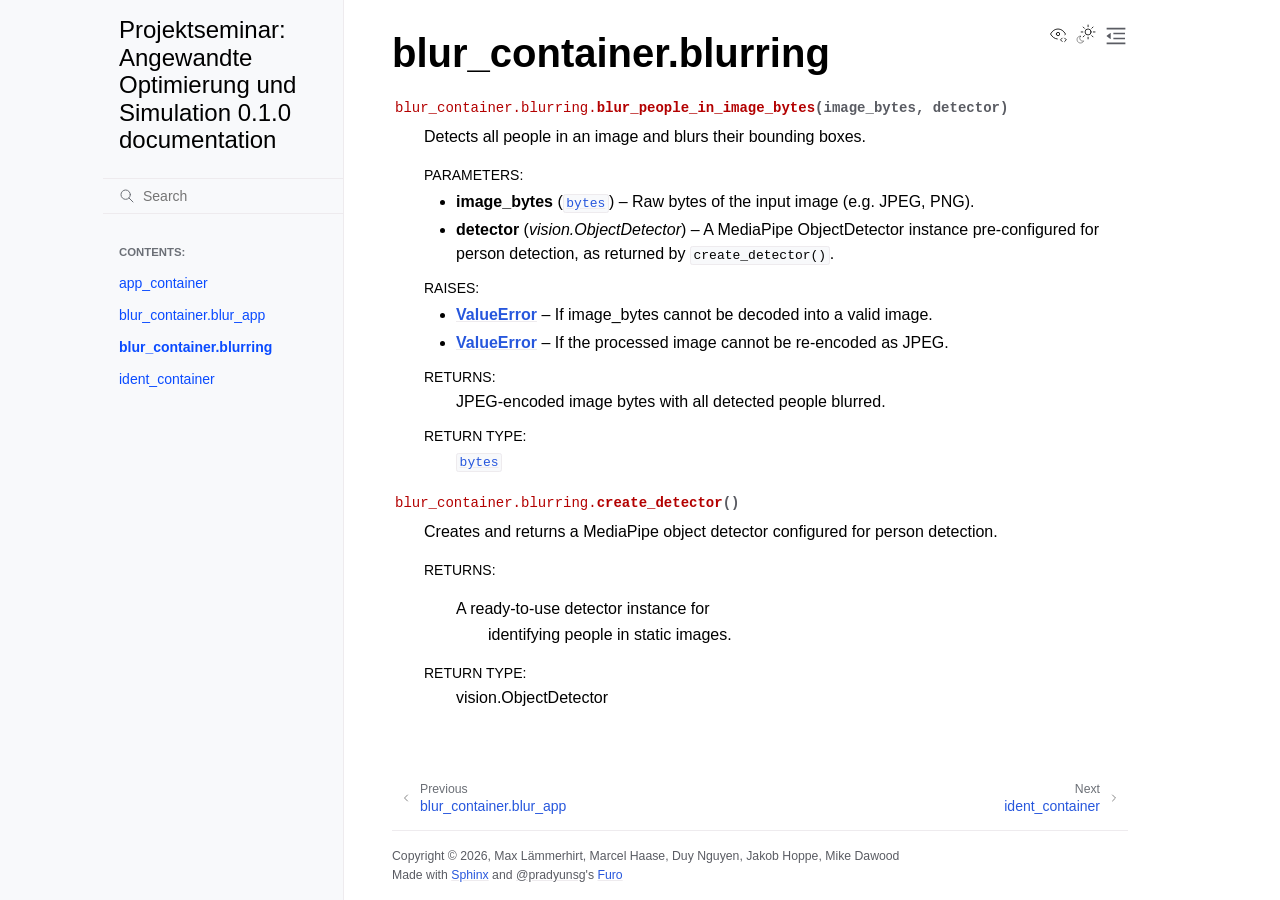
<file: docs/_build/html/blur_container/blurring.html>
<!doctype html>
<html class="no-js" lang="en" data-content_root="../">
  <head><meta charset="utf-8">
    <meta name="viewport" content="width=device-width,initial-scale=1">
    <meta name="color-scheme" content="light dark"><meta name="viewport" content="width=device-width, initial-scale=1" />
<link rel="index" title="Index" href="../genindex.html"><link rel="search" title="Search" href="../search.html"><link rel="next" title="ident_container" href="../ident_container/plantID.html"><link rel="prev" title="blur_container.blur_app" href="blur_app.html">

    <!-- Generated with Sphinx 9.1.0 and Furo 2025.12.19 -->
        <title>blur_container.blurring - Projektseminar: Angewandte Optimierung und Simulation 0.1.0 documentation</title>
      <link rel="stylesheet" type="text/css" href="../_static/pygments.css?v=d111a655" />
    <link rel="stylesheet" type="text/css" href="../_static/styles/furo.css?v=7bdb33bb" />
    <link rel="stylesheet" type="text/css" href="../_static/copybutton.css?v=76b2166b" />
    <link rel="stylesheet" type="text/css" href="../_static/styles/furo-extensions.css?v=8dab3a3b" />
    
    


<style>
  body {
    --color-code-background: #f2f2f2;
  --color-code-foreground: #1e1e1e;
  
  }
  @media not print {
    body[data-theme="dark"] {
      --color-code-background: #202020;
  --color-code-foreground: #d0d0d0;
  
    }
    @media (prefers-color-scheme: dark) {
      body:not([data-theme="light"]) {
        --color-code-background: #202020;
  --color-code-foreground: #d0d0d0;
  
      }
    }
  }
</style></head>
  <body>
    
    <script>
      document.body.dataset.theme = localStorage.getItem("theme") || "auto";
    </script>
    

<svg xmlns="http://www.w3.org/2000/svg" style="display: none;">
  <symbol id="svg-toc" viewBox="0 0 24 24">
    <title>Contents</title>
    <svg stroke="currentColor" fill="currentColor" stroke-width="0" viewBox="0 0 1024 1024">
      <path d="M408 442h480c4.4 0 8-3.6 8-8v-56c0-4.4-3.6-8-8-8H408c-4.4 0-8 3.6-8 8v56c0 4.4 3.6 8 8 8zm-8 204c0 4.4 3.6 8 8 8h480c4.4 0 8-3.6 8-8v-56c0-4.4-3.6-8-8-8H408c-4.4 0-8 3.6-8 8v56zm504-486H120c-4.4 0-8 3.6-8 8v56c0 4.4 3.6 8 8 8h784c4.4 0 8-3.6 8-8v-56c0-4.4-3.6-8-8-8zm0 632H120c-4.4 0-8 3.6-8 8v56c0 4.4 3.6 8 8 8h784c4.4 0 8-3.6 8-8v-56c0-4.4-3.6-8-8-8zM115.4 518.9L271.7 642c5.8 4.6 14.4.5 14.4-6.9V388.9c0-7.4-8.5-11.5-14.4-6.9L115.4 505.1a8.74 8.74 0 0 0 0 13.8z"/>
    </svg>
  </symbol>
  <symbol id="svg-menu" viewBox="0 0 24 24">
    <title>Menu</title>
    <svg xmlns="http://www.w3.org/2000/svg" viewBox="0 0 24 24" fill="none" stroke="currentColor"
      stroke-width="2" stroke-linecap="round" stroke-linejoin="round" class="feather-menu">
      <line x1="3" y1="12" x2="21" y2="12"></line>
      <line x1="3" y1="6" x2="21" y2="6"></line>
      <line x1="3" y1="18" x2="21" y2="18"></line>
    </svg>
  </symbol>
  <symbol id="svg-arrow-right" viewBox="0 0 24 24">
    <title>Expand</title>
    <svg xmlns="http://www.w3.org/2000/svg" viewBox="0 0 24 24" fill="none" stroke="currentColor"
      stroke-width="2" stroke-linecap="round" stroke-linejoin="round" class="feather-chevron-right">
      <polyline points="9 18 15 12 9 6"></polyline>
    </svg>
  </symbol>
  <symbol id="svg-sun" viewBox="0 0 24 24">
    <title>Light mode</title>
    <svg xmlns="http://www.w3.org/2000/svg" viewBox="0 0 24 24" fill="none" stroke="currentColor"
      stroke-width="1" stroke-linecap="round" stroke-linejoin="round" class="feather-sun">
      <circle cx="12" cy="12" r="5"></circle>
      <line x1="12" y1="1" x2="12" y2="3"></line>
      <line x1="12" y1="21" x2="12" y2="23"></line>
      <line x1="4.22" y1="4.22" x2="5.64" y2="5.64"></line>
      <line x1="18.36" y1="18.36" x2="19.78" y2="19.78"></line>
      <line x1="1" y1="12" x2="3" y2="12"></line>
      <line x1="21" y1="12" x2="23" y2="12"></line>
      <line x1="4.22" y1="19.78" x2="5.64" y2="18.36"></line>
      <line x1="18.36" y1="5.64" x2="19.78" y2="4.22"></line>
    </svg>
  </symbol>
  <symbol id="svg-moon" viewBox="0 0 24 24">
    <title>Dark mode</title>
    <svg xmlns="http://www.w3.org/2000/svg" viewBox="0 0 24 24" fill="none" stroke="currentColor"
      stroke-width="1" stroke-linecap="round" stroke-linejoin="round" class="icon-tabler-moon">
      <path stroke="none" d="M0 0h24v24H0z" fill="none" />
      <path d="M12 3c.132 0 .263 0 .393 0a7.5 7.5 0 0 0 7.92 12.446a9 9 0 1 1 -8.313 -12.454z" />
    </svg>
  </symbol>
  <symbol id="svg-sun-with-moon" viewBox="0 0 24 24">
    <title>Auto light/dark, in light mode</title>
    <svg xmlns="http://www.w3.org/2000/svg" viewBox="0 0 24 24" fill="none" stroke="currentColor"
      stroke-width="1" stroke-linecap="round" stroke-linejoin="round"
      class="icon-custom-derived-from-feather-sun-and-tabler-moon">
      <path style="opacity: 50%" d="M 5.411 14.504 C 5.471 14.504 5.532 14.504 5.591 14.504 C 3.639 16.319 4.383 19.569 6.931 20.352 C 7.693 20.586 8.512 20.551 9.25 20.252 C 8.023 23.207 4.056 23.725 2.11 21.184 C 0.166 18.642 1.702 14.949 4.874 14.536 C 5.051 14.512 5.231 14.5 5.411 14.5 L 5.411 14.504 Z"/>
      <line x1="14.5" y1="3.25" x2="14.5" y2="1.25"/>
      <line x1="14.5" y1="15.85" x2="14.5" y2="17.85"/>
      <line x1="10.044" y1="5.094" x2="8.63" y2="3.68"/>
      <line x1="19" y1="14.05" x2="20.414" y2="15.464"/>
      <line x1="8.2" y1="9.55" x2="6.2" y2="9.55"/>
      <line x1="20.8" y1="9.55" x2="22.8" y2="9.55"/>
      <line x1="10.044" y1="14.006" x2="8.63" y2="15.42"/>
      <line x1="19" y1="5.05" x2="20.414" y2="3.636"/>
      <circle cx="14.5" cy="9.55" r="3.6"/>
    </svg>
  </symbol>
  <symbol id="svg-moon-with-sun" viewBox="0 0 24 24">
    <title>Auto light/dark, in dark mode</title>
    <svg xmlns="http://www.w3.org/2000/svg" viewBox="0 0 24 24" fill="none" stroke="currentColor"
      stroke-width="1" stroke-linecap="round" stroke-linejoin="round"
      class="icon-custom-derived-from-feather-sun-and-tabler-moon">
      <path d="M 8.282 7.007 C 8.385 7.007 8.494 7.007 8.595 7.007 C 5.18 10.184 6.481 15.869 10.942 17.24 C 12.275 17.648 13.706 17.589 15 17.066 C 12.851 22.236 5.91 23.143 2.505 18.696 C -0.897 14.249 1.791 7.786 7.342 7.063 C 7.652 7.021 7.965 7 8.282 7 L 8.282 7.007 Z"/>
      <line style="opacity: 50%" x1="18" y1="3.705" x2="18" y2="2.5"/>
      <line style="opacity: 50%" x1="18" y1="11.295" x2="18" y2="12.5"/>
      <line style="opacity: 50%" x1="15.316" y1="4.816" x2="14.464" y2="3.964"/>
      <line style="opacity: 50%" x1="20.711" y1="10.212" x2="21.563" y2="11.063"/>
      <line style="opacity: 50%" x1="14.205" y1="7.5" x2="13.001" y2="7.5"/>
      <line style="opacity: 50%" x1="21.795" y1="7.5" x2="23" y2="7.5"/>
      <line style="opacity: 50%" x1="15.316" y1="10.184" x2="14.464" y2="11.036"/>
      <line style="opacity: 50%" x1="20.711" y1="4.789" x2="21.563" y2="3.937"/>
      <circle style="opacity: 50%" cx="18" cy="7.5" r="2.169"/>
    </svg>
  </symbol>
  <symbol id="svg-pencil" viewBox="0 0 24 24">
    <svg xmlns="http://www.w3.org/2000/svg" viewBox="0 0 24 24" fill="none" stroke="currentColor"
      stroke-width="1" stroke-linecap="round" stroke-linejoin="round" class="icon-tabler-pencil-code">
      <path d="M4 20h4l10.5 -10.5a2.828 2.828 0 1 0 -4 -4l-10.5 10.5v4" />
      <path d="M13.5 6.5l4 4" />
      <path d="M20 21l2 -2l-2 -2" />
      <path d="M17 17l-2 2l2 2" />
    </svg>
  </symbol>
  <symbol id="svg-eye" viewBox="0 0 24 24">
    <svg xmlns="http://www.w3.org/2000/svg" viewBox="0 0 24 24" fill="none" stroke="currentColor"
      stroke-width="1" stroke-linecap="round" stroke-linejoin="round" class="icon-tabler-eye-code">
      <path stroke="none" d="M0 0h24v24H0z" fill="none" />
      <path d="M10 12a2 2 0 1 0 4 0a2 2 0 0 0 -4 0" />
      <path
        d="M11.11 17.958c-3.209 -.307 -5.91 -2.293 -8.11 -5.958c2.4 -4 5.4 -6 9 -6c3.6 0 6.6 2 9 6c-.21 .352 -.427 .688 -.647 1.008" />
      <path d="M20 21l2 -2l-2 -2" />
      <path d="M17 17l-2 2l2 2" />
    </svg>
  </symbol>
</svg>

<input type="checkbox" class="sidebar-toggle" name="__navigation" id="__navigation" aria-label="Toggle site navigation sidebar">
<input type="checkbox" class="sidebar-toggle" name="__toc" id="__toc" aria-label="Toggle table of contents sidebar">
<label class="overlay sidebar-overlay" for="__navigation"></label>
<label class="overlay toc-overlay" for="__toc"></label>

<a class="skip-to-content muted-link" href="#furo-main-content">Skip to content</a>



<div class="page">
  <header class="mobile-header">
    <div class="header-left">
      <label class="nav-overlay-icon" for="__navigation">
        <span class="icon"><svg><use href="#svg-menu"></use></svg></span>
      </label>
    </div>
    <div class="header-center">
      <a href="../index.html"><div class="brand">Projektseminar: Angewandte Optimierung und Simulation 0.1.0 documentation</div></a>
    </div>
    <div class="header-right">
      <div class="theme-toggle-container theme-toggle-header">
        <button class="theme-toggle" aria-label="Toggle Light / Dark / Auto color theme">
          <svg class="theme-icon-when-auto-light"><use href="#svg-sun-with-moon"></use></svg>
          <svg class="theme-icon-when-auto-dark"><use href="#svg-moon-with-sun"></use></svg>
          <svg class="theme-icon-when-dark"><use href="#svg-moon"></use></svg>
          <svg class="theme-icon-when-light"><use href="#svg-sun"></use></svg>
        </button>
      </div>
      <label class="toc-overlay-icon toc-header-icon" for="__toc">
        <span class="icon"><svg><use href="#svg-toc"></use></svg></span>
      </label>
    </div>
  </header>
  <aside class="sidebar-drawer">
    <div class="sidebar-container">
      
      <div class="sidebar-sticky"><a class="sidebar-brand" href="../index.html">
  
  <span class="sidebar-brand-text">Projektseminar: Angewandte Optimierung und Simulation 0.1.0 documentation</span>
  
</a><form class="sidebar-search-container" method="get" action="../search.html" role="search">
  <input class="sidebar-search" placeholder="Search" name="q" aria-label="Search">
  <input type="hidden" name="check_keywords" value="yes">
  <input type="hidden" name="area" value="default">
</form>
<div id="searchbox"></div><div class="sidebar-scroll"><div class="sidebar-tree">
  <p class="caption" role="heading"><span class="caption-text">Contents:</span></p>
<ul class="current">
<li class="toctree-l1"><a class="reference internal" href="../app_container/main.html">app_container</a></li>
<li class="toctree-l1"><a class="reference internal" href="blur_app.html">blur_container.blur_app</a></li>
<li class="toctree-l1 current current-page"><a class="current reference internal" href="#">blur_container.blurring</a></li>
<li class="toctree-l1"><a class="reference internal" href="../ident_container/plantID.html">ident_container</a></li>
</ul>

</div>
</div>

      </div>
      
    </div>
  </aside>
  <div class="main">
    <div class="content">
      <div class="article-container">
        <a href="#" class="back-to-top muted-link">
          <svg xmlns="http://www.w3.org/2000/svg" viewBox="0 0 24 24">
            <path d="M13 20h-2V8l-5.5 5.5-1.42-1.42L12 4.16l7.92 7.92-1.42 1.42L13 8v12z"></path>
          </svg>
          <span>Back to top</span>
        </a>
        <div class="content-icon-container">
          <div class="view-this-page">
  <a class="muted-link" href="../_sources/blur_container/blurring.rst.txt" title="View this page">
    <svg><use href="#svg-eye"></use></svg>
    <span class="visually-hidden">View this page</span>
  </a>
</div>
<div class="theme-toggle-container theme-toggle-content">
            <button class="theme-toggle" aria-label="Toggle Light / Dark / Auto color theme">
              <svg class="theme-icon-when-auto-light"><use href="#svg-sun-with-moon"></use></svg>
              <svg class="theme-icon-when-auto-dark"><use href="#svg-moon-with-sun"></use></svg>
              <svg class="theme-icon-when-dark"><use href="#svg-moon"></use></svg>
              <svg class="theme-icon-when-light"><use href="#svg-sun"></use></svg>
            </button>
          </div>
          <label class="toc-overlay-icon toc-content-icon" for="__toc">
            <span class="icon"><svg><use href="#svg-toc"></use></svg></span>
          </label>
        </div>
        <article role="main" id="furo-main-content">
          <section id="module-blur_container.blurring">
<span id="blur-container-blurring"></span><h1>blur_container.blurring<a class="headerlink" href="#module-blur_container.blurring" title="Link to this heading">¶</a></h1>
<dl class="py function">
<dt class="sig sig-object py" id="blur_container.blurring.blur_people_in_image_bytes">
<span class="sig-prename descclassname"><span class="pre">blur_container.blurring.</span></span><span class="sig-name descname"><span class="pre">blur_people_in_image_bytes</span></span><span class="sig-paren">(</span><em class="sig-param"><span class="n"><span class="pre">image_bytes</span></span></em>, <em class="sig-param"><span class="n"><span class="pre">detector</span></span></em><span class="sig-paren">)</span><a class="headerlink" href="#blur_container.blurring.blur_people_in_image_bytes" title="Link to this definition">¶</a></dt>
<dd><p>Detects all people in an image and blurs their bounding boxes.</p>
<dl class="field-list simple">
<dt class="field-odd">Parameters<span class="colon">:</span></dt>
<dd class="field-odd"><ul class="simple">
<li><p><strong>image_bytes</strong> (<span class="sphinx_autodoc_typehints-type"><a class="reference external" href="https://docs.python.org/3/library/stdtypes.html#bytes" title="(in Python v3.14)"><code class="xref py py-class docutils literal notranslate"><span class="pre">bytes</span></code></a></span>) – Raw bytes of the input image (e.g. JPEG, PNG).</p></li>
<li><p><strong>detector</strong> (<em>vision.ObjectDetector</em>) – A MediaPipe ObjectDetector instance
pre-configured for person detection, as returned by <code class="docutils literal notranslate"><span class="pre">create_detector()</span></code>.</p></li>
</ul>
</dd>
<dt class="field-even">Raises<span class="colon">:</span></dt>
<dd class="field-even"><ul class="simple">
<li><p><a class="reference external" href="https://docs.python.org/3/library/exceptions.html#ValueError" title="(in Python v3.14)"><strong>ValueError</strong></a> – If image_bytes cannot be decoded into a valid image.</p></li>
<li><p><a class="reference external" href="https://docs.python.org/3/library/exceptions.html#ValueError" title="(in Python v3.14)"><strong>ValueError</strong></a> – If the processed image cannot be re-encoded as JPEG.</p></li>
</ul>
</dd>
<dt class="field-odd">Returns<span class="colon">:</span></dt>
<dd class="field-odd"><p>JPEG-encoded image bytes with all detected people blurred.</p>
</dd>
<dt class="field-even">Return type<span class="colon">:</span></dt>
<dd class="field-even"><p><span class="sphinx_autodoc_typehints-type"><a class="reference external" href="https://docs.python.org/3/library/stdtypes.html#bytes" title="(in Python v3.14)"><code class="xref py py-class docutils literal notranslate"><span class="pre">bytes</span></code></a></span></p>
</dd>
</dl>
</dd></dl>

<dl class="py function">
<dt class="sig sig-object py" id="blur_container.blurring.create_detector">
<span class="sig-prename descclassname"><span class="pre">blur_container.blurring.</span></span><span class="sig-name descname"><span class="pre">create_detector</span></span><span class="sig-paren">(</span><span class="sig-paren">)</span><a class="headerlink" href="#blur_container.blurring.create_detector" title="Link to this definition">¶</a></dt>
<dd><p>Creates and returns a MediaPipe object detector configured for person detection.</p>
<dl class="field-list simple">
<dt class="field-odd">Returns<span class="colon">:</span></dt>
<dd class="field-odd"><p><dl class="simple">
<dt>A ready-to-use detector instance for</dt><dd><p>identifying people in static images.</p>
</dd>
</dl>
</p>
</dd>
<dt class="field-even">Return type<span class="colon">:</span></dt>
<dd class="field-even"><p>vision.ObjectDetector</p>
</dd>
</dl>
</dd></dl>

</section>

        </article>
      </div>
      <footer>
        
        <div class="related-pages">
          <a class="next-page" href="../ident_container/plantID.html">
              <div class="page-info">
                <div class="context">
                  <span>Next</span>
                </div>
                <div class="title">ident_container</div>
              </div>
              <svg class="furo-related-icon"><use href="#svg-arrow-right"></use></svg>
            </a>
          <a class="prev-page" href="blur_app.html">
              <svg class="furo-related-icon"><use href="#svg-arrow-right"></use></svg>
              <div class="page-info">
                <div class="context">
                  <span>Previous</span>
                </div>
                
                <div class="title">blur_container.blur_app</div>
                
              </div>
            </a>
        </div>
        <div class="bottom-of-page">
          <div class="left-details">
            <div class="copyright">
                Copyright &#169; 2026, Max Lämmerhirt, Marcel Haase, Duy Nguyen, Jakob Hoppe, Mike Dawood
            </div>
            Made with <a href="https://www.sphinx-doc.org/">Sphinx</a> and <a class="muted-link" href="https://pradyunsg.me">@pradyunsg</a>'s
            
            <a href="https://github.com/pradyunsg/furo">Furo</a>
            
          </div>
          <div class="right-details">
            
          </div>
        </div>
        
      </footer>
    </div>
    <aside class="toc-drawer">
      
      
      <div class="toc-sticky toc-scroll">
        <div class="toc-title-container">
          <span class="toc-title">
            On this page
          </span>
        </div>
        <div class="toc-tree-container">
          <div class="toc-tree">
            <ul>
<li><a class="reference internal" href="#">blur_container.blurring</a><ul>
<li><a class="reference internal" href="#blur_container.blurring.blur_people_in_image_bytes"><code class="docutils literal notranslate"><span class="pre">blur_people_in_image_bytes()</span></code></a></li>
<li><a class="reference internal" href="#blur_container.blurring.create_detector"><code class="docutils literal notranslate"><span class="pre">create_detector()</span></code></a></li>
</ul>
</li>
</ul>

          </div>
        </div>
      </div>
      
      
    </aside>
  </div>
</div><script src="../_static/documentation_options.js?v=01f34227"></script>
    <script src="../_static/doctools.js?v=fd6eb6e6"></script>
    <script src="../_static/sphinx_highlight.js?v=6ffebe34"></script>
    <script src="../_static/scripts/furo.js?v=46bd48cc"></script>
    <script src="../_static/clipboard.min.js?v=a7894cd8"></script>
    <script src="../_static/copybutton.js?v=f281be69"></script>
    </body>
</html>
</file>
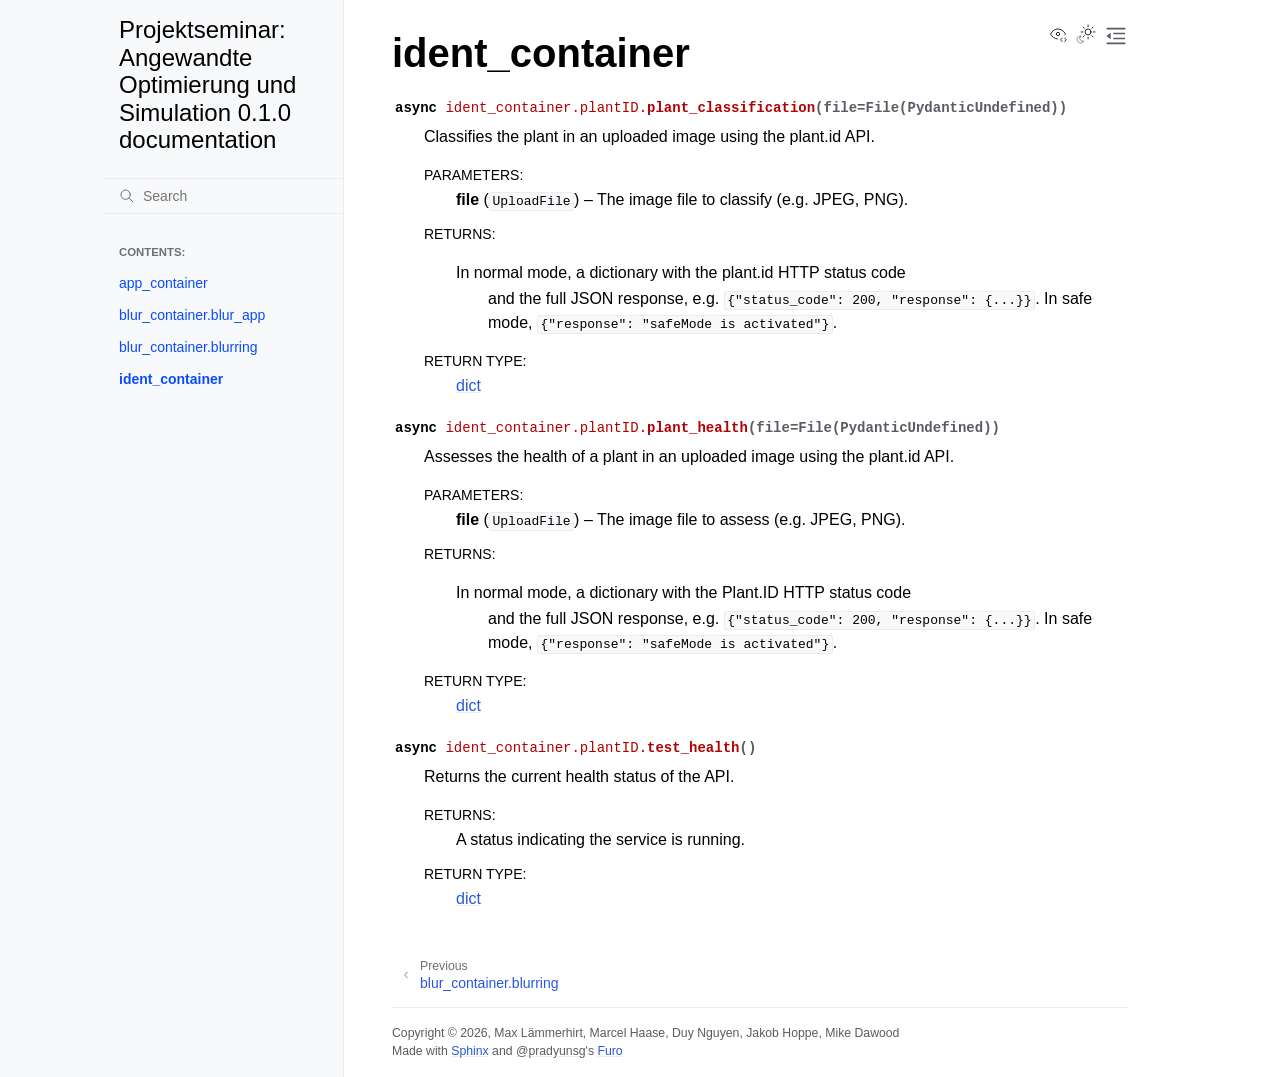
<file: docs/_build/html/ident_container/plantID.html>
<!doctype html>
<html class="no-js" lang="en" data-content_root="../">
  <head><meta charset="utf-8">
    <meta name="viewport" content="width=device-width,initial-scale=1">
    <meta name="color-scheme" content="light dark"><meta name="viewport" content="width=device-width, initial-scale=1" />
<link rel="index" title="Index" href="../genindex.html"><link rel="search" title="Search" href="../search.html"><link rel="prev" title="blur_container.blurring" href="../blur_container/blurring.html">

    <!-- Generated with Sphinx 9.1.0 and Furo 2025.12.19 -->
        <title>ident_container - Projektseminar: Angewandte Optimierung und Simulation 0.1.0 documentation</title>
      <link rel="stylesheet" type="text/css" href="../_static/pygments.css?v=d111a655" />
    <link rel="stylesheet" type="text/css" href="../_static/styles/furo.css?v=7bdb33bb" />
    <link rel="stylesheet" type="text/css" href="../_static/copybutton.css?v=76b2166b" />
    <link rel="stylesheet" type="text/css" href="../_static/styles/furo-extensions.css?v=8dab3a3b" />
    
    


<style>
  body {
    --color-code-background: #f2f2f2;
  --color-code-foreground: #1e1e1e;
  
  }
  @media not print {
    body[data-theme="dark"] {
      --color-code-background: #202020;
  --color-code-foreground: #d0d0d0;
  
    }
    @media (prefers-color-scheme: dark) {
      body:not([data-theme="light"]) {
        --color-code-background: #202020;
  --color-code-foreground: #d0d0d0;
  
      }
    }
  }
</style></head>
  <body>
    
    <script>
      document.body.dataset.theme = localStorage.getItem("theme") || "auto";
    </script>
    

<svg xmlns="http://www.w3.org/2000/svg" style="display: none;">
  <symbol id="svg-toc" viewBox="0 0 24 24">
    <title>Contents</title>
    <svg stroke="currentColor" fill="currentColor" stroke-width="0" viewBox="0 0 1024 1024">
      <path d="M408 442h480c4.4 0 8-3.6 8-8v-56c0-4.4-3.6-8-8-8H408c-4.4 0-8 3.6-8 8v56c0 4.4 3.6 8 8 8zm-8 204c0 4.4 3.6 8 8 8h480c4.4 0 8-3.6 8-8v-56c0-4.4-3.6-8-8-8H408c-4.4 0-8 3.6-8 8v56zm504-486H120c-4.4 0-8 3.6-8 8v56c0 4.4 3.6 8 8 8h784c4.4 0 8-3.6 8-8v-56c0-4.4-3.6-8-8-8zm0 632H120c-4.4 0-8 3.6-8 8v56c0 4.4 3.6 8 8 8h784c4.4 0 8-3.6 8-8v-56c0-4.4-3.6-8-8-8zM115.4 518.9L271.7 642c5.8 4.6 14.4.5 14.4-6.9V388.9c0-7.4-8.5-11.5-14.4-6.9L115.4 505.1a8.74 8.74 0 0 0 0 13.8z"/>
    </svg>
  </symbol>
  <symbol id="svg-menu" viewBox="0 0 24 24">
    <title>Menu</title>
    <svg xmlns="http://www.w3.org/2000/svg" viewBox="0 0 24 24" fill="none" stroke="currentColor"
      stroke-width="2" stroke-linecap="round" stroke-linejoin="round" class="feather-menu">
      <line x1="3" y1="12" x2="21" y2="12"></line>
      <line x1="3" y1="6" x2="21" y2="6"></line>
      <line x1="3" y1="18" x2="21" y2="18"></line>
    </svg>
  </symbol>
  <symbol id="svg-arrow-right" viewBox="0 0 24 24">
    <title>Expand</title>
    <svg xmlns="http://www.w3.org/2000/svg" viewBox="0 0 24 24" fill="none" stroke="currentColor"
      stroke-width="2" stroke-linecap="round" stroke-linejoin="round" class="feather-chevron-right">
      <polyline points="9 18 15 12 9 6"></polyline>
    </svg>
  </symbol>
  <symbol id="svg-sun" viewBox="0 0 24 24">
    <title>Light mode</title>
    <svg xmlns="http://www.w3.org/2000/svg" viewBox="0 0 24 24" fill="none" stroke="currentColor"
      stroke-width="1" stroke-linecap="round" stroke-linejoin="round" class="feather-sun">
      <circle cx="12" cy="12" r="5"></circle>
      <line x1="12" y1="1" x2="12" y2="3"></line>
      <line x1="12" y1="21" x2="12" y2="23"></line>
      <line x1="4.22" y1="4.22" x2="5.64" y2="5.64"></line>
      <line x1="18.36" y1="18.36" x2="19.78" y2="19.78"></line>
      <line x1="1" y1="12" x2="3" y2="12"></line>
      <line x1="21" y1="12" x2="23" y2="12"></line>
      <line x1="4.22" y1="19.78" x2="5.64" y2="18.36"></line>
      <line x1="18.36" y1="5.64" x2="19.78" y2="4.22"></line>
    </svg>
  </symbol>
  <symbol id="svg-moon" viewBox="0 0 24 24">
    <title>Dark mode</title>
    <svg xmlns="http://www.w3.org/2000/svg" viewBox="0 0 24 24" fill="none" stroke="currentColor"
      stroke-width="1" stroke-linecap="round" stroke-linejoin="round" class="icon-tabler-moon">
      <path stroke="none" d="M0 0h24v24H0z" fill="none" />
      <path d="M12 3c.132 0 .263 0 .393 0a7.5 7.5 0 0 0 7.92 12.446a9 9 0 1 1 -8.313 -12.454z" />
    </svg>
  </symbol>
  <symbol id="svg-sun-with-moon" viewBox="0 0 24 24">
    <title>Auto light/dark, in light mode</title>
    <svg xmlns="http://www.w3.org/2000/svg" viewBox="0 0 24 24" fill="none" stroke="currentColor"
      stroke-width="1" stroke-linecap="round" stroke-linejoin="round"
      class="icon-custom-derived-from-feather-sun-and-tabler-moon">
      <path style="opacity: 50%" d="M 5.411 14.504 C 5.471 14.504 5.532 14.504 5.591 14.504 C 3.639 16.319 4.383 19.569 6.931 20.352 C 7.693 20.586 8.512 20.551 9.25 20.252 C 8.023 23.207 4.056 23.725 2.11 21.184 C 0.166 18.642 1.702 14.949 4.874 14.536 C 5.051 14.512 5.231 14.5 5.411 14.5 L 5.411 14.504 Z"/>
      <line x1="14.5" y1="3.25" x2="14.5" y2="1.25"/>
      <line x1="14.5" y1="15.85" x2="14.5" y2="17.85"/>
      <line x1="10.044" y1="5.094" x2="8.63" y2="3.68"/>
      <line x1="19" y1="14.05" x2="20.414" y2="15.464"/>
      <line x1="8.2" y1="9.55" x2="6.2" y2="9.55"/>
      <line x1="20.8" y1="9.55" x2="22.8" y2="9.55"/>
      <line x1="10.044" y1="14.006" x2="8.63" y2="15.42"/>
      <line x1="19" y1="5.05" x2="20.414" y2="3.636"/>
      <circle cx="14.5" cy="9.55" r="3.6"/>
    </svg>
  </symbol>
  <symbol id="svg-moon-with-sun" viewBox="0 0 24 24">
    <title>Auto light/dark, in dark mode</title>
    <svg xmlns="http://www.w3.org/2000/svg" viewBox="0 0 24 24" fill="none" stroke="currentColor"
      stroke-width="1" stroke-linecap="round" stroke-linejoin="round"
      class="icon-custom-derived-from-feather-sun-and-tabler-moon">
      <path d="M 8.282 7.007 C 8.385 7.007 8.494 7.007 8.595 7.007 C 5.18 10.184 6.481 15.869 10.942 17.24 C 12.275 17.648 13.706 17.589 15 17.066 C 12.851 22.236 5.91 23.143 2.505 18.696 C -0.897 14.249 1.791 7.786 7.342 7.063 C 7.652 7.021 7.965 7 8.282 7 L 8.282 7.007 Z"/>
      <line style="opacity: 50%" x1="18" y1="3.705" x2="18" y2="2.5"/>
      <line style="opacity: 50%" x1="18" y1="11.295" x2="18" y2="12.5"/>
      <line style="opacity: 50%" x1="15.316" y1="4.816" x2="14.464" y2="3.964"/>
      <line style="opacity: 50%" x1="20.711" y1="10.212" x2="21.563" y2="11.063"/>
      <line style="opacity: 50%" x1="14.205" y1="7.5" x2="13.001" y2="7.5"/>
      <line style="opacity: 50%" x1="21.795" y1="7.5" x2="23" y2="7.5"/>
      <line style="opacity: 50%" x1="15.316" y1="10.184" x2="14.464" y2="11.036"/>
      <line style="opacity: 50%" x1="20.711" y1="4.789" x2="21.563" y2="3.937"/>
      <circle style="opacity: 50%" cx="18" cy="7.5" r="2.169"/>
    </svg>
  </symbol>
  <symbol id="svg-pencil" viewBox="0 0 24 24">
    <svg xmlns="http://www.w3.org/2000/svg" viewBox="0 0 24 24" fill="none" stroke="currentColor"
      stroke-width="1" stroke-linecap="round" stroke-linejoin="round" class="icon-tabler-pencil-code">
      <path d="M4 20h4l10.5 -10.5a2.828 2.828 0 1 0 -4 -4l-10.5 10.5v4" />
      <path d="M13.5 6.5l4 4" />
      <path d="M20 21l2 -2l-2 -2" />
      <path d="M17 17l-2 2l2 2" />
    </svg>
  </symbol>
  <symbol id="svg-eye" viewBox="0 0 24 24">
    <svg xmlns="http://www.w3.org/2000/svg" viewBox="0 0 24 24" fill="none" stroke="currentColor"
      stroke-width="1" stroke-linecap="round" stroke-linejoin="round" class="icon-tabler-eye-code">
      <path stroke="none" d="M0 0h24v24H0z" fill="none" />
      <path d="M10 12a2 2 0 1 0 4 0a2 2 0 0 0 -4 0" />
      <path
        d="M11.11 17.958c-3.209 -.307 -5.91 -2.293 -8.11 -5.958c2.4 -4 5.4 -6 9 -6c3.6 0 6.6 2 9 6c-.21 .352 -.427 .688 -.647 1.008" />
      <path d="M20 21l2 -2l-2 -2" />
      <path d="M17 17l-2 2l2 2" />
    </svg>
  </symbol>
</svg>

<input type="checkbox" class="sidebar-toggle" name="__navigation" id="__navigation" aria-label="Toggle site navigation sidebar">
<input type="checkbox" class="sidebar-toggle" name="__toc" id="__toc" aria-label="Toggle table of contents sidebar">
<label class="overlay sidebar-overlay" for="__navigation"></label>
<label class="overlay toc-overlay" for="__toc"></label>

<a class="skip-to-content muted-link" href="#furo-main-content">Skip to content</a>



<div class="page">
  <header class="mobile-header">
    <div class="header-left">
      <label class="nav-overlay-icon" for="__navigation">
        <span class="icon"><svg><use href="#svg-menu"></use></svg></span>
      </label>
    </div>
    <div class="header-center">
      <a href="../index.html"><div class="brand">Projektseminar: Angewandte Optimierung und Simulation 0.1.0 documentation</div></a>
    </div>
    <div class="header-right">
      <div class="theme-toggle-container theme-toggle-header">
        <button class="theme-toggle" aria-label="Toggle Light / Dark / Auto color theme">
          <svg class="theme-icon-when-auto-light"><use href="#svg-sun-with-moon"></use></svg>
          <svg class="theme-icon-when-auto-dark"><use href="#svg-moon-with-sun"></use></svg>
          <svg class="theme-icon-when-dark"><use href="#svg-moon"></use></svg>
          <svg class="theme-icon-when-light"><use href="#svg-sun"></use></svg>
        </button>
      </div>
      <label class="toc-overlay-icon toc-header-icon" for="__toc">
        <span class="icon"><svg><use href="#svg-toc"></use></svg></span>
      </label>
    </div>
  </header>
  <aside class="sidebar-drawer">
    <div class="sidebar-container">
      
      <div class="sidebar-sticky"><a class="sidebar-brand" href="../index.html">
  
  <span class="sidebar-brand-text">Projektseminar: Angewandte Optimierung und Simulation 0.1.0 documentation</span>
  
</a><form class="sidebar-search-container" method="get" action="../search.html" role="search">
  <input class="sidebar-search" placeholder="Search" name="q" aria-label="Search">
  <input type="hidden" name="check_keywords" value="yes">
  <input type="hidden" name="area" value="default">
</form>
<div id="searchbox"></div><div class="sidebar-scroll"><div class="sidebar-tree">
  <p class="caption" role="heading"><span class="caption-text">Contents:</span></p>
<ul class="current">
<li class="toctree-l1"><a class="reference internal" href="../app_container/main.html">app_container</a></li>
<li class="toctree-l1"><a class="reference internal" href="../blur_container/blur_app.html">blur_container.blur_app</a></li>
<li class="toctree-l1"><a class="reference internal" href="../blur_container/blurring.html">blur_container.blurring</a></li>
<li class="toctree-l1 current current-page"><a class="current reference internal" href="#">ident_container</a></li>
</ul>

</div>
</div>

      </div>
      
    </div>
  </aside>
  <div class="main">
    <div class="content">
      <div class="article-container">
        <a href="#" class="back-to-top muted-link">
          <svg xmlns="http://www.w3.org/2000/svg" viewBox="0 0 24 24">
            <path d="M13 20h-2V8l-5.5 5.5-1.42-1.42L12 4.16l7.92 7.92-1.42 1.42L13 8v12z"></path>
          </svg>
          <span>Back to top</span>
        </a>
        <div class="content-icon-container">
          <div class="view-this-page">
  <a class="muted-link" href="../_sources/ident_container/plantID.rst.txt" title="View this page">
    <svg><use href="#svg-eye"></use></svg>
    <span class="visually-hidden">View this page</span>
  </a>
</div>
<div class="theme-toggle-container theme-toggle-content">
            <button class="theme-toggle" aria-label="Toggle Light / Dark / Auto color theme">
              <svg class="theme-icon-when-auto-light"><use href="#svg-sun-with-moon"></use></svg>
              <svg class="theme-icon-when-auto-dark"><use href="#svg-moon-with-sun"></use></svg>
              <svg class="theme-icon-when-dark"><use href="#svg-moon"></use></svg>
              <svg class="theme-icon-when-light"><use href="#svg-sun"></use></svg>
            </button>
          </div>
          <label class="toc-overlay-icon toc-content-icon" for="__toc">
            <span class="icon"><svg><use href="#svg-toc"></use></svg></span>
          </label>
        </div>
        <article role="main" id="furo-main-content">
          <section id="module-ident_container.plantID">
<span id="ident-container"></span><h1>ident_container<a class="headerlink" href="#module-ident_container.plantID" title="Link to this heading">¶</a></h1>
<dl class="py function">
<dt class="sig sig-object py" id="ident_container.plantID.plant_classification">
<span class="property"><span class="k"><span class="pre">async</span></span><span class="w"> </span></span><span class="sig-prename descclassname"><span class="pre">ident_container.plantID.</span></span><span class="sig-name descname"><span class="pre">plant_classification</span></span><span class="sig-paren">(</span><em class="sig-param"><span class="n"><span class="pre">file</span></span><span class="o"><span class="pre">=</span></span><span class="default_value"><span class="pre">File(PydanticUndefined)</span></span></em><span class="sig-paren">)</span><a class="headerlink" href="#ident_container.plantID.plant_classification" title="Link to this definition">¶</a></dt>
<dd><p>Classifies the plant in an uploaded image using the plant.id API.</p>
<dl class="field-list simple">
<dt class="field-odd">Parameters<span class="colon">:</span></dt>
<dd class="field-odd"><p><strong>file</strong> (<span class="sphinx_autodoc_typehints-type"><code class="xref py py-class docutils literal notranslate"><span class="pre">UploadFile</span></code></span>) – The image file to classify (e.g. JPEG, PNG).</p>
</dd>
<dt class="field-even">Returns<span class="colon">:</span></dt>
<dd class="field-even"><p><dl class="simple">
<dt>In normal mode, a dictionary with the plant.id HTTP status code</dt><dd><p>and the full JSON response, e.g.
<code class="docutils literal notranslate"><span class="pre">{&quot;status_code&quot;:</span> <span class="pre">200,</span> <span class="pre">&quot;response&quot;:</span> <span class="pre">{...}}</span></code>.
In safe mode, <code class="docutils literal notranslate"><span class="pre">{&quot;response&quot;:</span> <span class="pre">&quot;safeMode</span> <span class="pre">is</span> <span class="pre">activated&quot;}</span></code>.</p>
</dd>
</dl>
</p>
</dd>
<dt class="field-odd">Return type<span class="colon">:</span></dt>
<dd class="field-odd"><p><a class="reference external" href="https://docs.python.org/3/library/stdtypes.html#dict" title="(in Python v3.14)">dict</a></p>
</dd>
</dl>
</dd></dl>

<dl class="py function">
<dt class="sig sig-object py" id="ident_container.plantID.plant_health">
<span class="property"><span class="k"><span class="pre">async</span></span><span class="w"> </span></span><span class="sig-prename descclassname"><span class="pre">ident_container.plantID.</span></span><span class="sig-name descname"><span class="pre">plant_health</span></span><span class="sig-paren">(</span><em class="sig-param"><span class="n"><span class="pre">file</span></span><span class="o"><span class="pre">=</span></span><span class="default_value"><span class="pre">File(PydanticUndefined)</span></span></em><span class="sig-paren">)</span><a class="headerlink" href="#ident_container.plantID.plant_health" title="Link to this definition">¶</a></dt>
<dd><p>Assesses the health of a plant in an uploaded image using the plant.id API.</p>
<dl class="field-list simple">
<dt class="field-odd">Parameters<span class="colon">:</span></dt>
<dd class="field-odd"><p><strong>file</strong> (<span class="sphinx_autodoc_typehints-type"><code class="xref py py-class docutils literal notranslate"><span class="pre">UploadFile</span></code></span>) – The image file to assess (e.g. JPEG, PNG).</p>
</dd>
<dt class="field-even">Returns<span class="colon">:</span></dt>
<dd class="field-even"><p><dl class="simple">
<dt>In normal mode, a dictionary with the Plant.ID HTTP status code</dt><dd><p>and the full JSON response, e.g.
<code class="docutils literal notranslate"><span class="pre">{&quot;status_code&quot;:</span> <span class="pre">200,</span> <span class="pre">&quot;response&quot;:</span> <span class="pre">{...}}</span></code>.
In safe mode, <code class="docutils literal notranslate"><span class="pre">{&quot;response&quot;:</span> <span class="pre">&quot;safeMode</span> <span class="pre">is</span> <span class="pre">activated&quot;}</span></code>.</p>
</dd>
</dl>
</p>
</dd>
<dt class="field-odd">Return type<span class="colon">:</span></dt>
<dd class="field-odd"><p><a class="reference external" href="https://docs.python.org/3/library/stdtypes.html#dict" title="(in Python v3.14)">dict</a></p>
</dd>
</dl>
</dd></dl>

<dl class="py function">
<dt class="sig sig-object py" id="ident_container.plantID.test_health">
<span class="property"><span class="k"><span class="pre">async</span></span><span class="w"> </span></span><span class="sig-prename descclassname"><span class="pre">ident_container.plantID.</span></span><span class="sig-name descname"><span class="pre">test_health</span></span><span class="sig-paren">(</span><span class="sig-paren">)</span><a class="headerlink" href="#ident_container.plantID.test_health" title="Link to this definition">¶</a></dt>
<dd><p>Returns the current health status of the API.</p>
<dl class="field-list simple">
<dt class="field-odd">Returns<span class="colon">:</span></dt>
<dd class="field-odd"><p>A status indicating the service is running.</p>
</dd>
<dt class="field-even">Return type<span class="colon">:</span></dt>
<dd class="field-even"><p><a class="reference external" href="https://docs.python.org/3/library/stdtypes.html#dict" title="(in Python v3.14)">dict</a></p>
</dd>
</dl>
</dd></dl>

</section>

        </article>
      </div>
      <footer>
        
        <div class="related-pages">
          
          <a class="prev-page" href="../blur_container/blurring.html">
              <svg class="furo-related-icon"><use href="#svg-arrow-right"></use></svg>
              <div class="page-info">
                <div class="context">
                  <span>Previous</span>
                </div>
                
                <div class="title">blur_container.blurring</div>
                
              </div>
            </a>
        </div>
        <div class="bottom-of-page">
          <div class="left-details">
            <div class="copyright">
                Copyright &#169; 2026, Max Lämmerhirt, Marcel Haase, Duy Nguyen, Jakob Hoppe, Mike Dawood
            </div>
            Made with <a href="https://www.sphinx-doc.org/">Sphinx</a> and <a class="muted-link" href="https://pradyunsg.me">@pradyunsg</a>'s
            
            <a href="https://github.com/pradyunsg/furo">Furo</a>
            
          </div>
          <div class="right-details">
            
          </div>
        </div>
        
      </footer>
    </div>
    <aside class="toc-drawer">
      
      
      <div class="toc-sticky toc-scroll">
        <div class="toc-title-container">
          <span class="toc-title">
            On this page
          </span>
        </div>
        <div class="toc-tree-container">
          <div class="toc-tree">
            <ul>
<li><a class="reference internal" href="#">ident_container</a><ul>
<li><a class="reference internal" href="#ident_container.plantID.plant_classification"><code class="docutils literal notranslate"><span class="pre">plant_classification()</span></code></a></li>
<li><a class="reference internal" href="#ident_container.plantID.plant_health"><code class="docutils literal notranslate"><span class="pre">plant_health()</span></code></a></li>
<li><a class="reference internal" href="#ident_container.plantID.test_health"><code class="docutils literal notranslate"><span class="pre">test_health()</span></code></a></li>
</ul>
</li>
</ul>

          </div>
        </div>
      </div>
      
      
    </aside>
  </div>
</div><script src="../_static/documentation_options.js?v=01f34227"></script>
    <script src="../_static/doctools.js?v=fd6eb6e6"></script>
    <script src="../_static/sphinx_highlight.js?v=6ffebe34"></script>
    <script src="../_static/scripts/furo.js?v=46bd48cc"></script>
    <script src="../_static/clipboard.min.js?v=a7894cd8"></script>
    <script src="../_static/copybutton.js?v=f281be69"></script>
    </body>
</html>
</file>
<file: docs/_build/html/_static/pygments.css>
.highlight pre { line-height: 125%; }
.highlight td.linenos .normal { color: inherit; background-color: transparent; padding-left: 5px; padding-right: 5px; }
.highlight span.linenos { color: inherit; background-color: transparent; padding-left: 5px; padding-right: 5px; }
.highlight td.linenos .special { color: #000000; background-color: #ffffc0; padding-left: 5px; padding-right: 5px; }
.highlight span.linenos.special { color: #000000; background-color: #ffffc0; padding-left: 5px; padding-right: 5px; }
.highlight .hll { background-color: #fdf2e2 }
.highlight { background: #f2f2f2; color: #1E1E1E }
.highlight .c { color: #515151 } /* Comment */
.highlight .err { color: #D71835 } /* Error */
.highlight .k { color: #8045E5 } /* Keyword */
.highlight .l { color: #7F4707 } /* Literal */
.highlight .n { color: #1E1E1E } /* Name */
.highlight .o { color: #163 } /* Operator */
.highlight .p { color: #1E1E1E } /* Punctuation */
.highlight .ch { color: #515151 } /* Comment.Hashbang */
.highlight .cm { color: #515151 } /* Comment.Multiline */
.highlight .cp { color: #515151 } /* Comment.Preproc */
.highlight .cpf { color: #515151 } /* Comment.PreprocFile */
.highlight .c1 { color: #515151 } /* Comment.Single */
.highlight .cs { color: #515151 } /* Comment.Special */
.highlight .gd { color: #00749C } /* Generic.Deleted */
.highlight .ge { font-style: italic } /* Generic.Emph */
.highlight .gh { color: #00749C } /* Generic.Heading */
.highlight .gs { font-weight: bold } /* Generic.Strong */
.highlight .gu { color: #00749C } /* Generic.Subheading */
.highlight .kc { color: #8045E5 } /* Keyword.Constant */
.highlight .kd { color: #8045E5 } /* Keyword.Declaration */
.highlight .kn { color: #8045E5 } /* Keyword.Namespace */
.highlight .kp { color: #8045E5 } /* Keyword.Pseudo */
.highlight .kr { color: #8045E5 } /* Keyword.Reserved */
.highlight .kt { color: #7F4707 } /* Keyword.Type */
.highlight .ld { color: #7F4707 } /* Literal.Date */
.highlight .m { color: #7F4707 } /* Literal.Number */
.highlight .s { color: #163 } /* Literal.String */
.highlight .na { color: #7F4707 } /* Name.Attribute */
.highlight .nb { color: #7F4707 } /* Name.Builtin */
.highlight .nc { color: #00749C } /* Name.Class */
.highlight .no { color: #00749C } /* Name.Constant */
.highlight .nd { color: #7F4707 } /* Name.Decorator */
.highlight .ni { color: #163 } /* Name.Entity */
.highlight .ne { color: #8045E5 } /* Name.Exception */
.highlight .nf { color: #00749C } /* Name.Function */
.highlight .nl { color: #7F4707 } /* Name.Label */
.highlight .nn { color: #1E1E1E } /* Name.Namespace */
.highlight .nx { color: #1E1E1E } /* Name.Other */
.highlight .py { color: #00749C } /* Name.Property */
.highlight .nt { color: #00749C } /* Name.Tag */
.highlight .nv { color: #D71835 } /* Name.Variable */
.highlight .ow { color: #8045E5 } /* Operator.Word */
.highlight .pm { color: #1E1E1E } /* Punctuation.Marker */
.highlight .w { color: #1E1E1E } /* Text.Whitespace */
.highlight .mb { color: #7F4707 } /* Literal.Number.Bin */
.highlight .mf { color: #7F4707 } /* Literal.Number.Float */
.highlight .mh { color: #7F4707 } /* Literal.Number.Hex */
.highlight .mi { color: #7F4707 } /* Literal.Number.Integer */
.highlight .mo { color: #7F4707 } /* Literal.Number.Oct */
.highlight .sa { color: #163 } /* Literal.String.Affix */
.highlight .sb { color: #163 } /* Literal.String.Backtick */
.highlight .sc { color: #163 } /* Literal.String.Char */
.highlight .dl { color: #163 } /* Literal.String.Delimiter */
.highlight .sd { color: #163 } /* Literal.String.Doc */
.highlight .s2 { color: #163 } /* Literal.String.Double */
.highlight .se { color: #163 } /* Literal.String.Escape */
.highlight .sh { color: #163 } /* Literal.String.Heredoc */
.highlight .si { color: #163 } /* Literal.String.Interpol */
.highlight .sx { color: #163 } /* Literal.String.Other */
.highlight .sr { color: #D71835 } /* Literal.String.Regex */
.highlight .s1 { color: #163 } /* Literal.String.Single */
.highlight .ss { color: #00749C } /* Literal.String.Symbol */
.highlight .bp { color: #7F4707 } /* Name.Builtin.Pseudo */
.highlight .fm { color: #00749C } /* Name.Function.Magic */
.highlight .vc { color: #D71835 } /* Name.Variable.Class */
.highlight .vg { color: #D71835 } /* Name.Variable.Global */
.highlight .vi { color: #D71835 } /* Name.Variable.Instance */
.highlight .vm { color: #7F4707 } /* Name.Variable.Magic */
.highlight .il { color: #7F4707 } /* Literal.Number.Integer.Long */
@media not print {
body[data-theme="dark"] .highlight pre { line-height: 125%; }
body[data-theme="dark"] .highlight td.linenos .normal { color: #aaaaaa; background-color: transparent; padding-left: 5px; padding-right: 5px; }
body[data-theme="dark"] .highlight span.linenos { color: #aaaaaa; background-color: transparent; padding-left: 5px; padding-right: 5px; }
body[data-theme="dark"] .highlight td.linenos .special { color: #000000; background-color: #ffffc0; padding-left: 5px; padding-right: 5px; }
body[data-theme="dark"] .highlight span.linenos.special { color: #000000; background-color: #ffffc0; padding-left: 5px; padding-right: 5px; }
body[data-theme="dark"] .highlight .hll { background-color: #404040 }
body[data-theme="dark"] .highlight { background: #202020; color: #D0D0D0 }
body[data-theme="dark"] .highlight .c { color: #ABABAB; font-style: italic } /* Comment */
body[data-theme="dark"] .highlight .err { color: #A61717; background-color: #E3D2D2 } /* Error */
body[data-theme="dark"] .highlight .esc { color: #D0D0D0 } /* Escape */
body[data-theme="dark"] .highlight .g { color: #D0D0D0 } /* Generic */
body[data-theme="dark"] .highlight .k { color: #6EBF26; font-weight: bold } /* Keyword */
body[data-theme="dark"] .highlight .l { color: #D0D0D0 } /* Literal */
body[data-theme="dark"] .highlight .n { color: #D0D0D0 } /* Name */
body[data-theme="dark"] .highlight .o { color: #D0D0D0 } /* Operator */
body[data-theme="dark"] .highlight .x { color: #D0D0D0 } /* Other */
body[data-theme="dark"] .highlight .p { color: #D0D0D0 } /* Punctuation */
body[data-theme="dark"] .highlight .ch { color: #ABABAB; font-style: italic } /* Comment.Hashbang */
body[data-theme="dark"] .highlight .cm { color: #ABABAB; font-style: italic } /* Comment.Multiline */
body[data-theme="dark"] .highlight .cp { color: #FF3A3A; font-weight: bold } /* Comment.Preproc */
body[data-theme="dark"] .highlight .cpf { color: #ABABAB; font-style: italic } /* Comment.PreprocFile */
body[data-theme="dark"] .highlight .c1 { color: #ABABAB; font-style: italic } /* Comment.Single */
body[data-theme="dark"] .highlight .cs { color: #E50808; font-weight: bold; background-color: #520000 } /* Comment.Special */
body[data-theme="dark"] .highlight .gd { color: #FF3A3A } /* Generic.Deleted */
body[data-theme="dark"] .highlight .ge { color: #D0D0D0; font-style: italic } /* Generic.Emph */
body[data-theme="dark"] .highlight .ges { color: #D0D0D0; font-weight: bold; font-style: italic } /* Generic.EmphStrong */
body[data-theme="dark"] .highlight .gr { color: #FF3A3A } /* Generic.Error */
body[data-theme="dark"] .highlight .gh { color: #FFF; font-weight: bold } /* Generic.Heading */
body[data-theme="dark"] .highlight .gi { color: #589819 } /* Generic.Inserted */
body[data-theme="dark"] .highlight .go { color: #CCC } /* Generic.Output */
body[data-theme="dark"] .highlight .gp { color: #AAA } /* Generic.Prompt */
body[data-theme="dark"] .highlight .gs { color: #D0D0D0; font-weight: bold } /* Generic.Strong */
body[data-theme="dark"] .highlight .gu { color: #FFF; text-decoration: underline } /* Generic.Subheading */
body[data-theme="dark"] .highlight .gt { color: #FF3A3A } /* Generic.Traceback */
body[data-theme="dark"] .highlight .kc { color: #6EBF26; font-weight: bold } /* Keyword.Constant */
body[data-theme="dark"] .highlight .kd { color: #6EBF26; font-weight: bold } /* Keyword.Declaration */
body[data-theme="dark"] .highlight .kn { color: #6EBF26; font-weight: bold } /* Keyword.Namespace */
body[data-theme="dark"] .highlight .kp { color: #6EBF26 } /* Keyword.Pseudo */
body[data-theme="dark"] .highlight .kr { color: #6EBF26; font-weight: bold } /* Keyword.Reserved */
body[data-theme="dark"] .highlight .kt { color: #6EBF26; font-weight: bold } /* Keyword.Type */
body[data-theme="dark"] .highlight .ld { color: #D0D0D0 } /* Literal.Date */
body[data-theme="dark"] .highlight .m { color: #51B2FD } /* Literal.Number */
body[data-theme="dark"] .highlight .s { color: #ED9D13 } /* Literal.String */
body[data-theme="dark"] .highlight .na { color: #BBB } /* Name.Attribute */
body[data-theme="dark"] .highlight .nb { color: #2FBCCD } /* Name.Builtin */
body[data-theme="dark"] .highlight .nc { color: #71ADFF; text-decoration: underline } /* Name.Class */
body[data-theme="dark"] .highlight .no { color: #40FFFF } /* Name.Constant */
body[data-theme="dark"] .highlight .nd { color: #FFA500 } /* Name.Decorator */
body[data-theme="dark"] .highlight .ni { color: #D0D0D0 } /* Name.Entity */
body[data-theme="dark"] .highlight .ne { color: #BBB } /* Name.Exception */
body[data-theme="dark"] .highlight .nf { color: #71ADFF } /* Name.Function */
body[data-theme="dark"] .highlight .nl { color: #D0D0D0 } /* Name.Label */
body[data-theme="dark"] .highlight .nn { color: #71ADFF; text-decoration: underline } /* Name.Namespace */
body[data-theme="dark"] .highlight .nx { color: #D0D0D0 } /* Name.Other */
body[data-theme="dark"] .highlight .py { color: #D0D0D0 } /* Name.Property */
body[data-theme="dark"] .highlight .nt { color: #6EBF26; font-weight: bold } /* Name.Tag */
body[data-theme="dark"] .highlight .nv { color: #40FFFF } /* Name.Variable */
body[data-theme="dark"] .highlight .ow { color: #6EBF26; font-weight: bold } /* Operator.Word */
body[data-theme="dark"] .highlight .pm { color: #D0D0D0 } /* Punctuation.Marker */
body[data-theme="dark"] .highlight .w { color: #666 } /* Text.Whitespace */
body[data-theme="dark"] .highlight .mb { color: #51B2FD } /* Literal.Number.Bin */
body[data-theme="dark"] .highlight .mf { color: #51B2FD } /* Literal.Number.Float */
body[data-theme="dark"] .highlight .mh { color: #51B2FD } /* Literal.Number.Hex */
body[data-theme="dark"] .highlight .mi { color: #51B2FD } /* Literal.Number.Integer */
body[data-theme="dark"] .highlight .mo { color: #51B2FD } /* Literal.Number.Oct */
body[data-theme="dark"] .highlight .sa { color: #ED9D13 } /* Literal.String.Affix */
body[data-theme="dark"] .highlight .sb { color: #ED9D13 } /* Literal.String.Backtick */
body[data-theme="dark"] .highlight .sc { color: #ED9D13 } /* Literal.String.Char */
body[data-theme="dark"] .highlight .dl { color: #ED9D13 } /* Literal.String.Delimiter */
body[data-theme="dark"] .highlight .sd { color: #ED9D13 } /* Literal.String.Doc */
body[data-theme="dark"] .highlight .s2 { color: #ED9D13 } /* Literal.String.Double */
body[data-theme="dark"] .highlight .se { color: #ED9D13 } /* Literal.String.Escape */
body[data-theme="dark"] .highlight .sh { color: #ED9D13 } /* Literal.String.Heredoc */
body[data-theme="dark"] .highlight .si { color: #ED9D13 } /* Literal.String.Interpol */
body[data-theme="dark"] .highlight .sx { color: #FFA500 } /* Literal.String.Other */
body[data-theme="dark"] .highlight .sr { color: #ED9D13 } /* Literal.String.Regex */
body[data-theme="dark"] .highlight .s1 { color: #ED9D13 } /* Literal.String.Single */
body[data-theme="dark"] .highlight .ss { color: #ED9D13 } /* Literal.String.Symbol */
body[data-theme="dark"] .highlight .bp { color: #2FBCCD } /* Name.Builtin.Pseudo */
body[data-theme="dark"] .highlight .fm { color: #71ADFF } /* Name.Function.Magic */
body[data-theme="dark"] .highlight .vc { color: #40FFFF } /* Name.Variable.Class */
body[data-theme="dark"] .highlight .vg { color: #40FFFF } /* Name.Variable.Global */
body[data-theme="dark"] .highlight .vi { color: #40FFFF } /* Name.Variable.Instance */
body[data-theme="dark"] .highlight .vm { color: #40FFFF } /* Name.Variable.Magic */
body[data-theme="dark"] .highlight .il { color: #51B2FD } /* Literal.Number.Integer.Long */
@media (prefers-color-scheme: dark) {
body:not([data-theme="light"]) .highlight pre { line-height: 125%; }
body:not([data-theme="light"]) .highlight td.linenos .normal { color: #aaaaaa; background-color: transparent; padding-left: 5px; padding-right: 5px; }
body:not([data-theme="light"]) .highlight span.linenos { color: #aaaaaa; background-color: transparent; padding-left: 5px; padding-right: 5px; }
body:not([data-theme="light"]) .highlight td.linenos .special { color: #000000; background-color: #ffffc0; padding-left: 5px; padding-right: 5px; }
body:not([data-theme="light"]) .highlight span.linenos.special { color: #000000; background-color: #ffffc0; padding-left: 5px; padding-right: 5px; }
body:not([data-theme="light"]) .highlight .hll { background-color: #404040 }
body:not([data-theme="light"]) .highlight { background: #202020; color: #D0D0D0 }
body:not([data-theme="light"]) .highlight .c { color: #ABABAB; font-style: italic } /* Comment */
body:not([data-theme="light"]) .highlight .err { color: #A61717; background-color: #E3D2D2 } /* Error */
body:not([data-theme="light"]) .highlight .esc { color: #D0D0D0 } /* Escape */
body:not([data-theme="light"]) .highlight .g { color: #D0D0D0 } /* Generic */
body:not([data-theme="light"]) .highlight .k { color: #6EBF26; font-weight: bold } /* Keyword */
body:not([data-theme="light"]) .highlight .l { color: #D0D0D0 } /* Literal */
body:not([data-theme="light"]) .highlight .n { color: #D0D0D0 } /* Name */
body:not([data-theme="light"]) .highlight .o { color: #D0D0D0 } /* Operator */
body:not([data-theme="light"]) .highlight .x { color: #D0D0D0 } /* Other */
body:not([data-theme="light"]) .highlight .p { color: #D0D0D0 } /* Punctuation */
body:not([data-theme="light"]) .highlight .ch { color: #ABABAB; font-style: italic } /* Comment.Hashbang */
body:not([data-theme="light"]) .highlight .cm { color: #ABABAB; font-style: italic } /* Comment.Multiline */
body:not([data-theme="light"]) .highlight .cp { color: #FF3A3A; font-weight: bold } /* Comment.Preproc */
body:not([data-theme="light"]) .highlight .cpf { color: #ABABAB; font-style: italic } /* Comment.PreprocFile */
body:not([data-theme="light"]) .highlight .c1 { color: #ABABAB; font-style: italic } /* Comment.Single */
body:not([data-theme="light"]) .highlight .cs { color: #E50808; font-weight: bold; background-color: #520000 } /* Comment.Special */
body:not([data-theme="light"]) .highlight .gd { color: #FF3A3A } /* Generic.Deleted */
body:not([data-theme="light"]) .highlight .ge { color: #D0D0D0; font-style: italic } /* Generic.Emph */
body:not([data-theme="light"]) .highlight .ges { color: #D0D0D0; font-weight: bold; font-style: italic } /* Generic.EmphStrong */
body:not([data-theme="light"]) .highlight .gr { color: #FF3A3A } /* Generic.Error */
body:not([data-theme="light"]) .highlight .gh { color: #FFF; font-weight: bold } /* Generic.Heading */
body:not([data-theme="light"]) .highlight .gi { color: #589819 } /* Generic.Inserted */
body:not([data-theme="light"]) .highlight .go { color: #CCC } /* Generic.Output */
body:not([data-theme="light"]) .highlight .gp { color: #AAA } /* Generic.Prompt */
body:not([data-theme="light"]) .highlight .gs { color: #D0D0D0; font-weight: bold } /* Generic.Strong */
body:not([data-theme="light"]) .highlight .gu { color: #FFF; text-decoration: underline } /* Generic.Subheading */
body:not([data-theme="light"]) .highlight .gt { color: #FF3A3A } /* Generic.Traceback */
body:not([data-theme="light"]) .highlight .kc { color: #6EBF26; font-weight: bold } /* Keyword.Constant */
body:not([data-theme="light"]) .highlight .kd { color: #6EBF26; font-weight: bold } /* Keyword.Declaration */
body:not([data-theme="light"]) .highlight .kn { color: #6EBF26; font-weight: bold } /* Keyword.Namespace */
body:not([data-theme="light"]) .highlight .kp { color: #6EBF26 } /* Keyword.Pseudo */
body:not([data-theme="light"]) .highlight .kr { color: #6EBF26; font-weight: bold } /* Keyword.Reserved */
body:not([data-theme="light"]) .highlight .kt { color: #6EBF26; font-weight: bold } /* Keyword.Type */
body:not([data-theme="light"]) .highlight .ld { color: #D0D0D0 } /* Literal.Date */
body:not([data-theme="light"]) .highlight .m { color: #51B2FD } /* Literal.Number */
body:not([data-theme="light"]) .highlight .s { color: #ED9D13 } /* Literal.String */
body:not([data-theme="light"]) .highlight .na { color: #BBB } /* Name.Attribute */
body:not([data-theme="light"]) .highlight .nb { color: #2FBCCD } /* Name.Builtin */
body:not([data-theme="light"]) .highlight .nc { color: #71ADFF; text-decoration: underline } /* Name.Class */
body:not([data-theme="light"]) .highlight .no { color: #40FFFF } /* Name.Constant */
body:not([data-theme="light"]) .highlight .nd { color: #FFA500 } /* Name.Decorator */
body:not([data-theme="light"]) .highlight .ni { color: #D0D0D0 } /* Name.Entity */
body:not([data-theme="light"]) .highlight .ne { color: #BBB } /* Name.Exception */
body:not([data-theme="light"]) .highlight .nf { color: #71ADFF } /* Name.Function */
body:not([data-theme="light"]) .highlight .nl { color: #D0D0D0 } /* Name.Label */
body:not([data-theme="light"]) .highlight .nn { color: #71ADFF; text-decoration: underline } /* Name.Namespace */
body:not([data-theme="light"]) .highlight .nx { color: #D0D0D0 } /* Name.Other */
body:not([data-theme="light"]) .highlight .py { color: #D0D0D0 } /* Name.Property */
body:not([data-theme="light"]) .highlight .nt { color: #6EBF26; font-weight: bold } /* Name.Tag */
body:not([data-theme="light"]) .highlight .nv { color: #40FFFF } /* Name.Variable */
body:not([data-theme="light"]) .highlight .ow { color: #6EBF26; font-weight: bold } /* Operator.Word */
body:not([data-theme="light"]) .highlight .pm { color: #D0D0D0 } /* Punctuation.Marker */
body:not([data-theme="light"]) .highlight .w { color: #666 } /* Text.Whitespace */
body:not([data-theme="light"]) .highlight .mb { color: #51B2FD } /* Literal.Number.Bin */
body:not([data-theme="light"]) .highlight .mf { color: #51B2FD } /* Literal.Number.Float */
body:not([data-theme="light"]) .highlight .mh { color: #51B2FD } /* Literal.Number.Hex */
body:not([data-theme="light"]) .highlight .mi { color: #51B2FD } /* Literal.Number.Integer */
body:not([data-theme="light"]) .highlight .mo { color: #51B2FD } /* Literal.Number.Oct */
body:not([data-theme="light"]) .highlight .sa { color: #ED9D13 } /* Literal.String.Affix */
body:not([data-theme="light"]) .highlight .sb { color: #ED9D13 } /* Literal.String.Backtick */
body:not([data-theme="light"]) .highlight .sc { color: #ED9D13 } /* Literal.String.Char */
body:not([data-theme="light"]) .highlight .dl { color: #ED9D13 } /* Literal.String.Delimiter */
body:not([data-theme="light"]) .highlight .sd { color: #ED9D13 } /* Literal.String.Doc */
body:not([data-theme="light"]) .highlight .s2 { color: #ED9D13 } /* Literal.String.Double */
body:not([data-theme="light"]) .highlight .se { color: #ED9D13 } /* Literal.String.Escape */
body:not([data-theme="light"]) .highlight .sh { color: #ED9D13 } /* Literal.String.Heredoc */
body:not([data-theme="light"]) .highlight .si { color: #ED9D13 } /* Literal.String.Interpol */
body:not([data-theme="light"]) .highlight .sx { color: #FFA500 } /* Literal.String.Other */
body:not([data-theme="light"]) .highlight .sr { color: #ED9D13 } /* Literal.String.Regex */
body:not([data-theme="light"]) .highlight .s1 { color: #ED9D13 } /* Literal.String.Single */
body:not([data-theme="light"]) .highlight .ss { color: #ED9D13 } /* Literal.String.Symbol */
body:not([data-theme="light"]) .highlight .bp { color: #2FBCCD } /* Name.Builtin.Pseudo */
body:not([data-theme="light"]) .highlight .fm { color: #71ADFF } /* Name.Function.Magic */
body:not([data-theme="light"]) .highlight .vc { color: #40FFFF } /* Name.Variable.Class */
body:not([data-theme="light"]) .highlight .vg { color: #40FFFF } /* Name.Variable.Global */
body:not([data-theme="light"]) .highlight .vi { color: #40FFFF } /* Name.Variable.Instance */
body:not([data-theme="light"]) .highlight .vm { color: #40FFFF } /* Name.Variable.Magic */
body:not([data-theme="light"]) .highlight .il { color: #51B2FD } /* Literal.Number.Integer.Long */
}
}
</file>
<file: docs/_build/html/_static/copybutton.css>
/* Copy buttons */
button.copybtn {
    position: absolute;
    display: flex;
    top: .3em;
    right: .3em;
    width: 1.7em;
    height: 1.7em;
	opacity: 0;
    transition: opacity 0.3s, border .3s, background-color .3s;
    user-select: none;
    padding: 0;
    border: none;
    outline: none;
    border-radius: 0.4em;
    /* The colors that GitHub uses */
    border: #1b1f2426 1px solid;
    background-color: #f6f8fa;
    color: #57606a;
}

button.copybtn.success {
    border-color: #22863a;
    color: #22863a;
}

button.copybtn svg {
    stroke: currentColor;
    width: 1.5em;
    height: 1.5em;
    padding: 0.1em;
}

div.highlight  {
    position: relative;
}

/* Show the copybutton */
.highlight:hover button.copybtn, button.copybtn.success {
	opacity: 1;
}

.highlight button.copybtn:hover {
    background-color: rgb(235, 235, 235);
}

.highlight button.copybtn:active {
    background-color: rgb(187, 187, 187);
}

/**
 * A minimal CSS-only tooltip copied from:
 *   https://codepen.io/mildrenben/pen/rVBrpK
 *
 * To use, write HTML like the following:
 *
 * <p class="o-tooltip--left" data-tooltip="Hey">Short</p>
 */
 .o-tooltip--left {
  position: relative;
 }

 .o-tooltip--left:after {
    opacity: 0;
    visibility: hidden;
    position: absolute;
    content: attr(data-tooltip);
    padding: .2em;
    font-size: .8em;
    left: -.2em;
    background: grey;
    color: white;
    white-space: nowrap;
    z-index: 2;
    border-radius: 2px;
    transform: translateX(-102%) translateY(0);
    transition: opacity 0.2s cubic-bezier(0.64, 0.09, 0.08, 1), transform 0.2s cubic-bezier(0.64, 0.09, 0.08, 1);
}

.o-tooltip--left:hover:after {
    display: block;
    opacity: 1;
    visibility: visible;
    transform: translateX(-100%) translateY(0);
    transition: opacity 0.2s cubic-bezier(0.64, 0.09, 0.08, 1), transform 0.2s cubic-bezier(0.64, 0.09, 0.08, 1);
    transition-delay: .5s;
}

/* By default the copy button shouldn't show up when printing a page */
@media print {
    button.copybtn {
        display: none;
    }
}
</file>
<file: docs/_build/html/_static/styles/furo-extensions.css>
#furo-sidebar-ad-placement{padding:var(--sidebar-item-spacing-vertical) var(--sidebar-item-spacing-horizontal)}#furo-sidebar-ad-placement .ethical-sidebar{background:var(--color-background-secondary);border:none;box-shadow:none}#furo-sidebar-ad-placement .ethical-sidebar:hover{background:var(--color-background-hover)}#furo-sidebar-ad-placement .ethical-sidebar a{color:var(--color-foreground-primary)}#furo-sidebar-ad-placement .ethical-callout a{color:var(--color-foreground-secondary)!important}#furo-readthedocs-versions{background:transparent;display:block;position:static;width:100%}#furo-readthedocs-versions .rst-versions{background:#1a1c1e}#furo-readthedocs-versions .rst-current-version{background:var(--color-sidebar-item-background);cursor:unset}#furo-readthedocs-versions .rst-current-version:hover{background:var(--color-sidebar-item-background)}#furo-readthedocs-versions .rst-current-version .fa-book{color:var(--color-foreground-primary)}#furo-readthedocs-versions>.rst-other-versions{padding:0}#furo-readthedocs-versions>.rst-other-versions small{opacity:1}#furo-readthedocs-versions .injected .rst-versions{position:unset}#furo-readthedocs-versions:focus-within,#furo-readthedocs-versions:hover{box-shadow:0 0 0 1px var(--color-sidebar-background-border)}#furo-readthedocs-versions:focus-within .rst-current-version,#furo-readthedocs-versions:hover .rst-current-version{background:#1a1c1e;font-size:inherit;height:auto;line-height:inherit;padding:12px;text-align:right}#furo-readthedocs-versions:focus-within .rst-current-version .fa-book,#furo-readthedocs-versions:hover .rst-current-version .fa-book{color:#fff;float:left}#furo-readthedocs-versions:focus-within .fa-caret-down,#furo-readthedocs-versions:hover .fa-caret-down{display:none}#furo-readthedocs-versions:focus-within .injected,#furo-readthedocs-versions:focus-within .rst-current-version,#furo-readthedocs-versions:focus-within .rst-other-versions,#furo-readthedocs-versions:hover .injected,#furo-readthedocs-versions:hover .rst-current-version,#furo-readthedocs-versions:hover .rst-other-versions{display:block}#furo-readthedocs-versions:focus-within>.rst-current-version,#furo-readthedocs-versions:hover>.rst-current-version{display:none}.highlight:hover button.copybtn{color:var(--color-code-foreground)}.highlight button.copybtn{align-items:center;background-color:var(--color-code-background);border:none;color:var(--color-background-item);cursor:pointer;height:1.25em;right:.5rem;top:.625rem;transition:color .3s,opacity .3s;width:1.25em}.highlight button.copybtn:hover{background-color:var(--color-code-background);color:var(--color-brand-content)}.highlight button.copybtn:after{background-color:transparent;color:var(--color-code-foreground);display:none}.highlight button.copybtn.success{color:#22863a;transition:color 0s}.highlight button.copybtn.success:after{display:block}.highlight button.copybtn svg{padding:0}body{--sd-color-primary:var(--color-brand-primary);--sd-color-primary-highlight:var(--color-brand-content);--sd-color-primary-text:var(--color-background-primary);--sd-color-shadow:rgba(0,0,0,.05);--sd-color-card-border:var(--color-card-border);--sd-color-card-border-hover:var(--color-brand-content);--sd-color-card-background:var(--color-card-background);--sd-color-card-text:var(--color-foreground-primary);--sd-color-card-header:var(--color-card-marginals-background);--sd-color-card-footer:var(--color-card-marginals-background);--sd-color-tabs-label-active:var(--color-brand-content);--sd-color-tabs-label-hover:var(--color-foreground-muted);--sd-color-tabs-label-inactive:var(--color-foreground-muted);--sd-color-tabs-underline-active:var(--color-brand-content);--sd-color-tabs-underline-hover:var(--color-foreground-border);--sd-color-tabs-underline-inactive:var(--color-background-border);--sd-color-tabs-overline:var(--color-background-border);--sd-color-tabs-underline:var(--color-background-border)}.sd-tab-content{box-shadow:0 -2px var(--sd-color-tabs-overline),0 1px var(--sd-color-tabs-underline)}.sd-card{box-shadow:0 .1rem .25rem var(--sd-color-shadow),0 0 .0625rem rgba(0,0,0,.1)}.sd-shadow-sm{box-shadow:0 .1rem .25rem var(--sd-color-shadow),0 0 .0625rem rgba(0,0,0,.1)!important}.sd-shadow-md{box-shadow:0 .3rem .75rem var(--sd-color-shadow),0 0 .0625rem rgba(0,0,0,.1)!important}.sd-shadow-lg{box-shadow:0 .6rem 1.5rem var(--sd-color-shadow),0 0 .0625rem rgba(0,0,0,.1)!important}.sd-card-hover:hover{transform:none}.sd-cards-carousel{gap:.25rem;padding:.25rem}body{--tabs--label-text:var(--color-foreground-muted);--tabs--label-text--hover:var(--color-foreground-muted);--tabs--label-text--active:var(--color-brand-content);--tabs--label-text--active--hover:var(--color-brand-content);--tabs--label-background:transparent;--tabs--label-background--hover:transparent;--tabs--label-background--active:transparent;--tabs--label-background--active--hover:transparent;--tabs--padding-x:0.25em;--tabs--margin-x:1em;--tabs--border:var(--color-background-border);--tabs--label-border:transparent;--tabs--label-border--hover:var(--color-foreground-muted);--tabs--label-border--active:var(--color-brand-content);--tabs--label-border--active--hover:var(--color-brand-content)}[role=main] .container{max-width:none;padding-left:0;padding-right:0}.shadow.docutils{border:none;box-shadow:0 .2rem .5rem rgba(0,0,0,.05),0 0 .0625rem rgba(0,0,0,.1)!important}.sphinx-bs .card{background-color:var(--color-background-secondary);color:var(--color-foreground)}
/*# sourceMappingURL=furo-extensions.css.map*/
</file>
